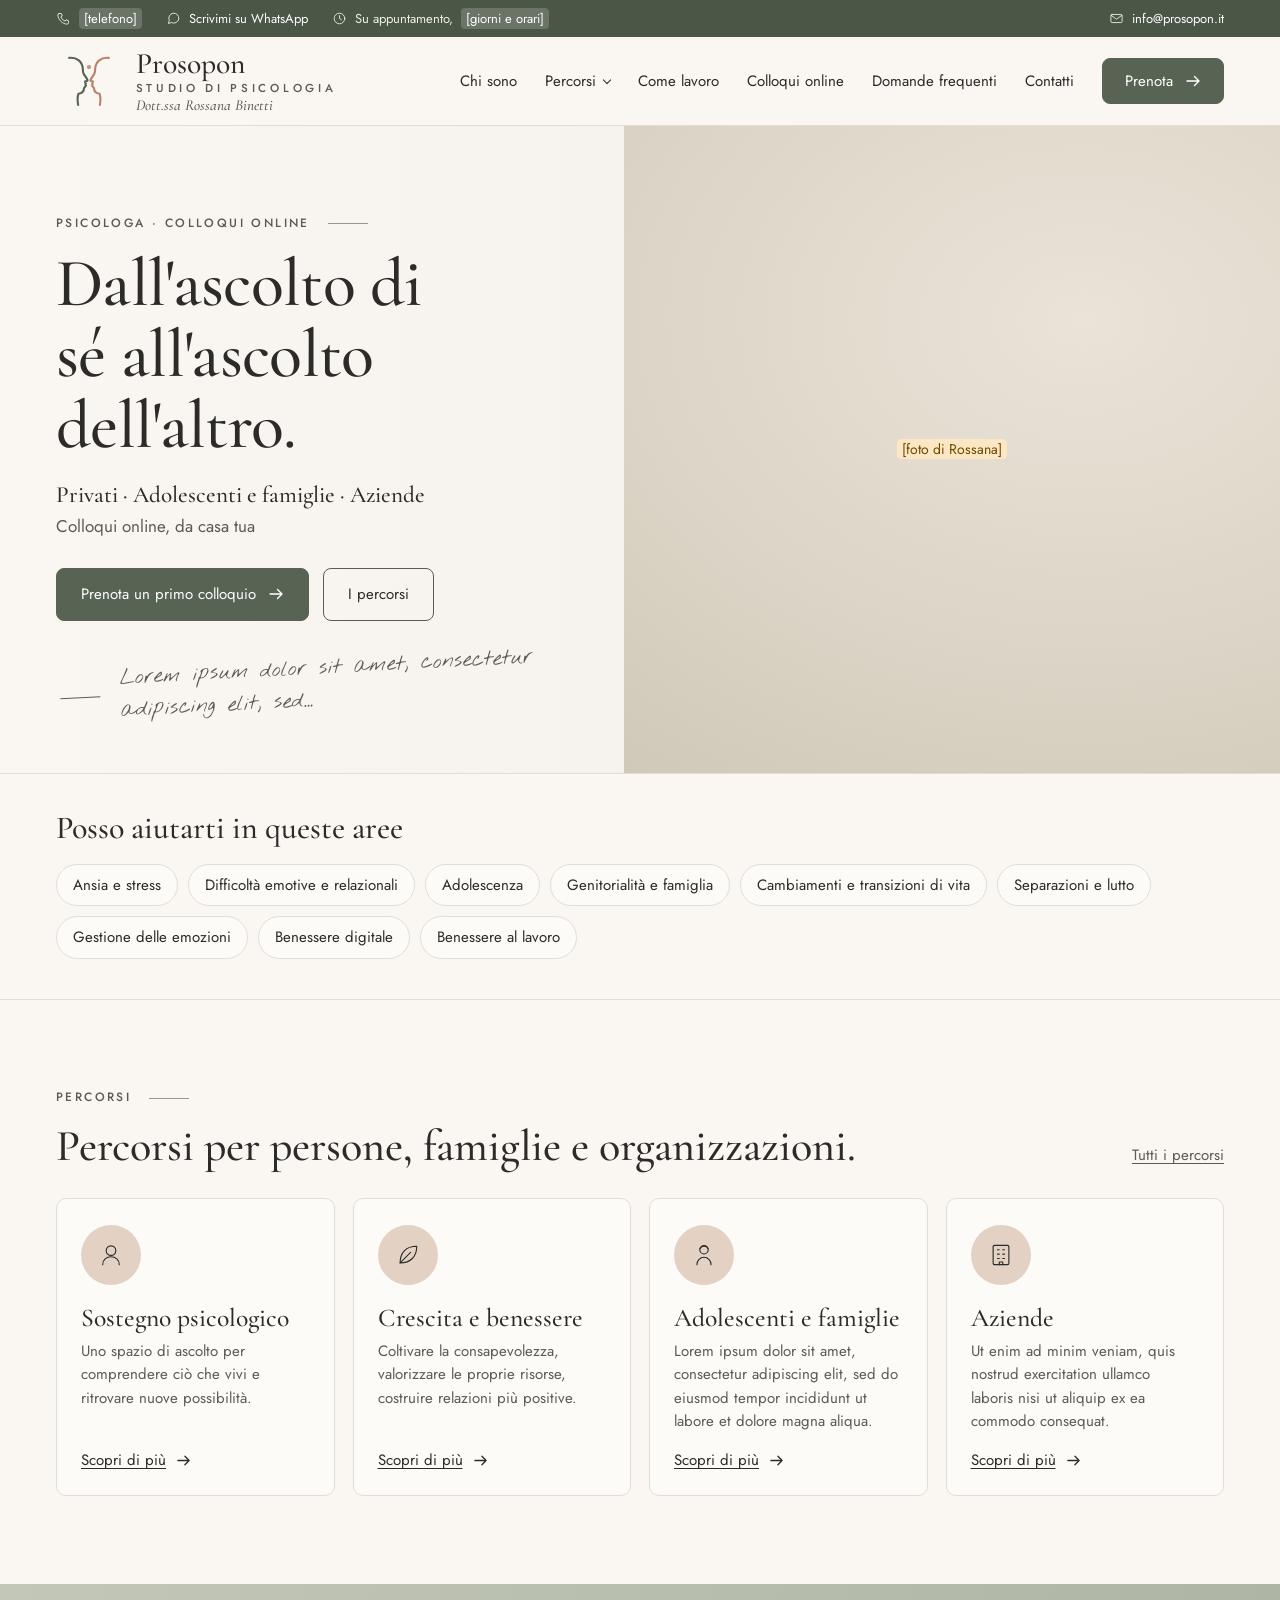
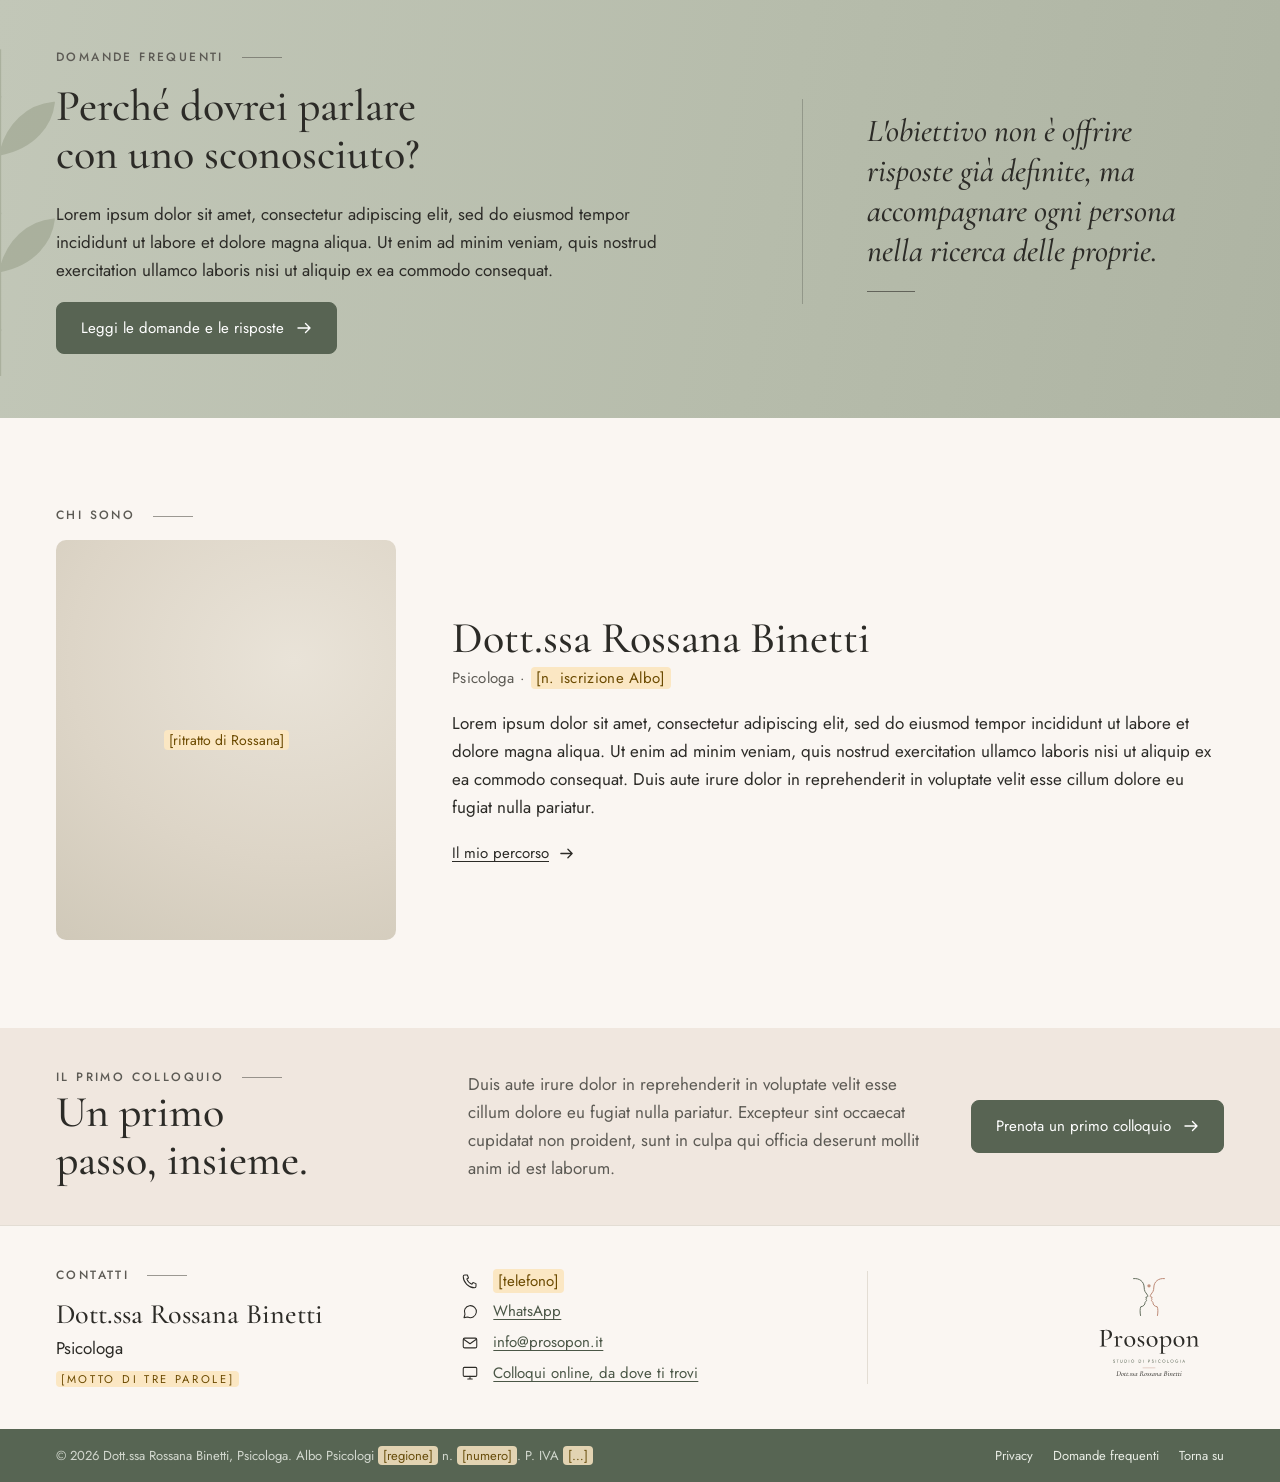
<file: index.html>
<!doctype html>
<html lang="it">
<head>
  <meta charset="utf-8">
  <meta name="viewport" content="width=device-width, initial-scale=1">
  <title>Prosopon – Studio di Psicologia, Dott.ssa Rossana Binetti</title>
  <meta name="description" content="Studio di psicologia della Dott.ssa Rossana Binetti: sostegno psicologico, crescita e benessere, adolescenti e famiglie, aziende.">
  <meta name="theme-color" content="#faf6f2">
  <link rel="icon" href="assets/prosopon-marchio.svg" type="image/svg+xml">
  <link rel="stylesheet" href="assets/style.css?v=dad93ff1">
</head>
<body>

<a class="salta" href="#contenuto">Vai al contenuto</a>

<div class="barra-alta">
  <div class="contenitore">
    <ul>
      <li><svg viewBox="0 0 24 24" aria-hidden="true"><path d="M5 4h3.5l1.5 4-2.2 1.4a11 11 0 0 0 6.8 6.8L16 14l4 1.5V19a2 2 0 0 1-2 2C10.3 21 3 13.7 3 6a2 2 0 0 1 2-2Z"/></svg> <span class="da-completare">[telefono]</span></li>
      <li><svg viewBox="0 0 24 24" aria-hidden="true"><path d="M4 19.5 5.3 15A8 8 0 1 1 9 18.7Z"/></svg> <a href="https://wa.me/390000000000?text=Buongiorno%20dottoressa%2C%20vorrei%20qualche%20informazione%20per%20fissare%20un%20primo%20colloquio.">Scrivimi su WhatsApp</a></li>
      <li class="solo-largo"><svg viewBox="0 0 24 24" aria-hidden="true"><circle cx="12" cy="12" r="8.5"/><path d="M12 7.5V12l3 2"/></svg> Su appuntamento, <span class="da-completare">[giorni e orari]</span></li>
    </ul>
    <span class="solo-largo"><svg viewBox="0 0 24 24" aria-hidden="true"><rect x="3" y="5.5" width="18" height="13" rx="2"/><path d="m3.5 7 8.5 6 8.5-6"/></svg> <a href="mailto:info@prosopon.it">info@prosopon.it</a></span>
  </div>
</div>

<header class="top">
  <div class="contenitore">
    <a class="firma" href="index.html">
      <img src="assets/prosopon-marchio.svg" alt="" width="66" height="54">
      <span class="firma-nome">Prosopon<small>Studio di psicologia</small><em>Dott.ssa Rossana Binetti</em></span>
    </a>
    <button class="apri-menu" type="button" aria-expanded="false" aria-controls="menu-principale">
      <span></span><span></span><span></span><span class="sr">Menu</span>
    </button>
    <nav aria-label="Menu principale" id="menu-principale">
      <ul class="menu">
        <li><a href="chi-sono.html">Chi sono</a></li>
        <li class="con-sottomenu">
          <a href="percorsi.html">Percorsi</a>
          <ul class="sottomenu">
            <li><a href="percorsi.html#sostegno">Sostegno psicologico</a></li>
            <li><a href="percorsi.html#crescita">Crescita e benessere</a></li>
            <li><a href="adolescenti.html">Adolescenti e famiglie</a></li>
            <li><a href="aziende.html">Aziende</a></li>
          </ul>
        </li>
        <li><a href="come-lavoro.html">Come lavoro</a></li>
        <li><a href="online.html">Colloqui online</a></li>
        <li><a href="perche-parlarne.html">Domande frequenti</a></li>
        <li><a href="contatti.html">Contatti</a></li>
        <li><a class="azione" href="prenota.html">Prenota <svg viewBox="0 0 16 16" fill="none" stroke="currentColor" stroke-width="1.4" stroke-linecap="round" stroke-linejoin="round" aria-hidden="true"><path d="M2 8h12M9.5 3.5 14 8l-4.5 4.5"/></svg></a></li>
      </ul>
    </nav>
  </div>
</header>

<main id="contenuto">
  <section class="eroe">
    <div class="eroe-testo">
      <p class="etichetta">Psicologa · colloqui online</p>
      <h1>Dall'ascolto di sé all'ascolto dell'altro.</h1>
      <p class="per-chi">Privati · Adolescenti e famiglie · Aziende</p>
      <p class="modalita">Colloqui online, da casa tua</p>
      <div class="azioni">
        <a class="azione" href="prenota.html">Prenota un primo colloquio <svg viewBox="0 0 16 16" fill="none" stroke="currentColor" stroke-width="1.4" stroke-linecap="round" stroke-linejoin="round" aria-hidden="true"><path d="M2 8h12M9.5 3.5 14 8l-4.5 4.5"/></svg></a>
        <a class="azione leggera" href="percorsi.html">I percorsi</a>
      </div>
      <p class="a-mano">Lorem ipsum dolor sit amet, consectetur adipiscing elit, sed…</p>
    </div>
    <div class="foto "><span><span class="da-completare">[foto di Rossana]</span></span></div>
  </section>

  <section class="aree">
    <div class="contenitore">
      <h2>Posso aiutarti in queste aree</h2>
      <ul>
        <li><a href="percorsi.html#sostegno">Ansia e stress</a></li>
        <li><a href="percorsi.html#sostegno">Difficoltà emotive e relazionali</a></li>
        <li><a href="adolescenti.html">Adolescenza</a></li>
        <li><a href="percorsi.html#sostegno">Genitorialità e famiglia</a></li>
        <li><a href="percorsi.html#sostegno">Cambiamenti e transizioni di vita</a></li>
        <li><a href="percorsi.html#sostegno">Separazioni e lutto</a></li>
        <li><a href="percorsi.html#crescita">Gestione delle emozioni</a></li>
        <li><a href="percorsi.html#crescita">Benessere digitale</a></li>
        <li><a href="aziende.html">Benessere al lavoro</a></li>
      </ul>
    </div>
  </section>

  <section class="sezione">
    <div class="contenitore">
      <p class="etichetta">Percorsi</p>
      <div class="sezione-testa">
        <h2>Percorsi per persone, famiglie e organizzazioni.</h2>
        <a class="nota-destra" href="percorsi.html">Tutti i percorsi</a>
      </div>
      <ul class="servizi">
        <li>
          <span class="icona"><svg viewBox="0 0 32 32" aria-hidden="true"><circle cx="16" cy="11" r="5.5"/><path d="M6.5 27c0-5.5 4.3-9 9.5-9s9.5 3.5 9.5 9"/></svg></span>
          <h3>Sostegno psicologico</h3>
          <p>Uno spazio di ascolto per comprendere ciò che vivi e ritrovare nuove possibilità.</p>
          <a class="collegamento" href="percorsi.html#sostegno">Scopri di più <svg viewBox="0 0 16 16" fill="none" stroke="currentColor" stroke-width="1.4" stroke-linecap="round" stroke-linejoin="round" aria-hidden="true"><path d="M2 8h12M9.5 3.5 14 8l-4.5 4.5"/></svg></a>
        </li>
        <li>
          <span class="icona"><svg viewBox="0 0 32 32" aria-hidden="true"><path d="M7 25C7 13 14 6 26 6c0 12-7 19-19 19Z"/><path d="M7 25 19 13"/></svg></span>
          <h3>Crescita e benessere</h3>
          <p>Coltivare la consapevolezza, valorizzare le proprie risorse, costruire relazioni più positive.</p>
          <a class="collegamento" href="percorsi.html#crescita">Scopri di più <svg viewBox="0 0 16 16" fill="none" stroke="currentColor" stroke-width="1.4" stroke-linecap="round" stroke-linejoin="round" aria-hidden="true"><path d="M2 8h12M9.5 3.5 14 8l-4.5 4.5"/></svg></a>
        </li>
        <li>
          <span class="icona"><svg viewBox="0 0 32 32" aria-hidden="true"><circle cx="16" cy="10" r="4.8"/><path d="M8 27c0-5 3.6-8.4 8-8.4s8 3.4 8 8.4"/><path d="M11.5 8.5c1.5-3 7.5-3.5 9 0"/></svg></span>
          <h3>Adolescenti e famiglie</h3>
          <p>Lorem ipsum dolor sit amet, consectetur adipiscing elit, sed do eiusmod tempor incididunt ut labore et dolore magna aliqua.</p>
          <a class="collegamento" href="adolescenti.html">Scopri di più <svg viewBox="0 0 16 16" fill="none" stroke="currentColor" stroke-width="1.4" stroke-linecap="round" stroke-linejoin="round" aria-hidden="true"><path d="M2 8h12M9.5 3.5 14 8l-4.5 4.5"/></svg></a>
        </li>
        <li>
          <span class="icona"><svg viewBox="0 0 32 32" aria-hidden="true"><rect x="7" y="5" width="18" height="22" rx="1.5"/><path d="M12 10h2M18 10h2M12 15h2M18 15h2M12 20h2M18 20h2M14 27v-3h4v3"/></svg></span>
          <h3>Aziende</h3>
          <p>Ut enim ad minim veniam, quis nostrud exercitation ullamco laboris nisi ut aliquip ex ea commodo consequat.</p>
          <a class="collegamento" href="aziende.html">Scopri di più <svg viewBox="0 0 16 16" fill="none" stroke="currentColor" stroke-width="1.4" stroke-linecap="round" stroke-linejoin="round" aria-hidden="true"><path d="M2 8h12M9.5 3.5 14 8l-4.5 4.5"/></svg></a>
        </li>
      </ul>
    </div>
  </section>

  <section class="fascia-salvia">
    <svg class="foglia" viewBox="0 0 120 300" fill="none" stroke="currentColor" stroke-width="2" aria-hidden="true"><path d="M60 300V20"/><path d="M60 60c-30-6-44-26-46-44 22 2 40 18 46 44Z" fill="currentColor"/><path d="M60 110c30-6 44-26 46-44-22 2-40 18-46 44Z" fill="currentColor"/><path d="M60 160c-30-6-44-26-46-44 22 2 40 18 46 44Z" fill="currentColor"/><path d="M60 210c30-6 44-26 46-44-22 2-40 18-46 44Z" fill="currentColor"/><path d="M60 260c-30-6-44-26-46-44 22 2 40 18 46 44Z" fill="currentColor"/></svg>
    <div class="contenitore">
      <div>
        <p class="etichetta">Domande frequenti</p>
        <h2>Perché dovrei parlare con uno sconosciuto?</h2>
        <p>Lorem ipsum dolor sit amet, consectetur adipiscing elit, sed do eiusmod tempor incididunt ut labore et dolore magna aliqua. Ut enim ad minim veniam, quis nostrud exercitation ullamco laboris nisi ut aliquip ex ea commodo consequat.</p>
        <a class="azione" href="perche-parlarne.html">Leggi le domande e le risposte <svg viewBox="0 0 16 16" fill="none" stroke="currentColor" stroke-width="1.4" stroke-linecap="round" stroke-linejoin="round" aria-hidden="true"><path d="M2 8h12M9.5 3.5 14 8l-4.5 4.5"/></svg></a>
      </div>
      <blockquote>L'obiettivo non è offrire risposte già definite, ma accompagnare ogni persona nella ricerca delle proprie.</blockquote>
    </div>
  </section>

  <section class="sezione">
    <div class="contenitore">
      <p class="etichetta">Chi sono</p>
      <div class="professionista">
        <div class="foto ritratto"><span><span class="da-completare">[ritratto di Rossana]</span></span></div>
        <div>
          <h2>Dott.ssa Rossana Binetti</h2>
          <p class="qualifica">Psicologa · <span class="da-completare">[n. iscrizione Albo]</span></p>
          <p>Lorem ipsum dolor sit amet, consectetur adipiscing elit, sed do eiusmod tempor incididunt ut labore et dolore magna aliqua. Ut enim ad minim veniam, quis nostrud exercitation ullamco laboris nisi ut aliquip ex ea commodo consequat. Duis aute irure dolor in reprehenderit in voluptate velit esse cillum dolore eu fugiat nulla pariatur.</p>
          <a class="collegamento" href="chi-sono.html">Il mio percorso <svg viewBox="0 0 16 16" fill="none" stroke="currentColor" stroke-width="1.4" stroke-linecap="round" stroke-linejoin="round" aria-hidden="true"><path d="M2 8h12M9.5 3.5 14 8l-4.5 4.5"/></svg></a>
        </div>
      </div>
    </div>
  </section>

  <section class="fascia-sabbia">
    <div class="contenitore">
      <div>
        <p class="etichetta">Il primo colloquio</p>
        <h2>Un primo passo, insieme.</h2>
      </div>
      <p>Duis aute irure dolor in reprehenderit in voluptate velit esse cillum dolore eu fugiat nulla pariatur. Excepteur sint occaecat cupidatat non proident, sunt in culpa qui officia deserunt mollit anim id est laborum.</p>
      <div class="azioni"><a class="azione" href="prenota.html">Prenota un primo colloquio <svg viewBox="0 0 16 16" fill="none" stroke="currentColor" stroke-width="1.4" stroke-linecap="round" stroke-linejoin="round" aria-hidden="true"><path d="M2 8h12M9.5 3.5 14 8l-4.5 4.5"/></svg></a></div>
    </div>
  </section>

</main>

<footer>
  <section class="piede-contatti" aria-label="Contatti">
    <div class="contenitore">
      <div>
        <p class="etichetta">Contatti</p>
        <p class="nome">Dott.ssa Rossana Binetti</p>
        <p class="ruolo">Psicologa</p>
        <p class="motto"><span class="da-completare">[motto di tre parole]</span></p>
      </div>
      <ul>
        <li><svg viewBox="0 0 24 24" aria-hidden="true"><path d="M5 4h3.5l1.5 4-2.2 1.4a11 11 0 0 0 6.8 6.8L16 14l4 1.5V19a2 2 0 0 1-2 2C10.3 21 3 13.7 3 6a2 2 0 0 1 2-2Z"/></svg> <span class="da-completare">[telefono]</span></li>
        <li><svg viewBox="0 0 24 24" aria-hidden="true"><path d="M4 19.5 5.3 15A8 8 0 1 1 9 18.7Z"/></svg> <a href="https://wa.me/390000000000?text=Buongiorno%20dottoressa%2C%20vorrei%20qualche%20informazione%20per%20fissare%20un%20primo%20colloquio.">WhatsApp</a></li>
        <li><svg viewBox="0 0 24 24" aria-hidden="true"><rect x="3" y="5.5" width="18" height="13" rx="2"/><path d="m3.5 7 8.5 6 8.5-6"/></svg> <a href="mailto:info@prosopon.it">info@prosopon.it</a></li>
        <li><svg viewBox="0 0 24 24" aria-hidden="true"><rect x="3" y="4.5" width="18" height="12" rx="1.5"/><path d="M9 20h6M12 16.5V20"/></svg> <a href="online.html">Colloqui online, da dove ti trovi</a></li>
      </ul>
      <div class="logo-piede">
        <img src="assets/prosopon-logo.svg" alt="Prosopon – Studio di Psicologia, Dott.ssa Rossana Binetti" width="520" height="392">
      </div>
    </div>
  </section>
  <div class="barra">
    <div class="contenitore">
      <span class="albo">© 2026 Dott.ssa Rossana Binetti, Psicologa. Albo Psicologi <span class="da-completare">[regione]</span> n. <span class="da-completare">[numero]</span>. P. IVA <span class="da-completare">[…]</span></span>
      <ul>
        <li><a href="privacy.html">Privacy</a></li>
        <li><a href="perche-parlarne.html">Domande frequenti</a></li>
        <li><a href="#contenuto">Torna su</a></li>
      </ul>
    </div>
  </div>
</footer>

<script>
  (function () {
    var b = document.querySelector('.apri-menu');
    if (!b) return;
    b.addEventListener('click', function () {
      var aperto = b.getAttribute('aria-expanded') === 'true';
      b.setAttribute('aria-expanded', String(!aperto));
      document.querySelector('.top').classList.toggle('menu-aperto', !aperto);
    });
  })();
</script>
</body>
</html>
</file>
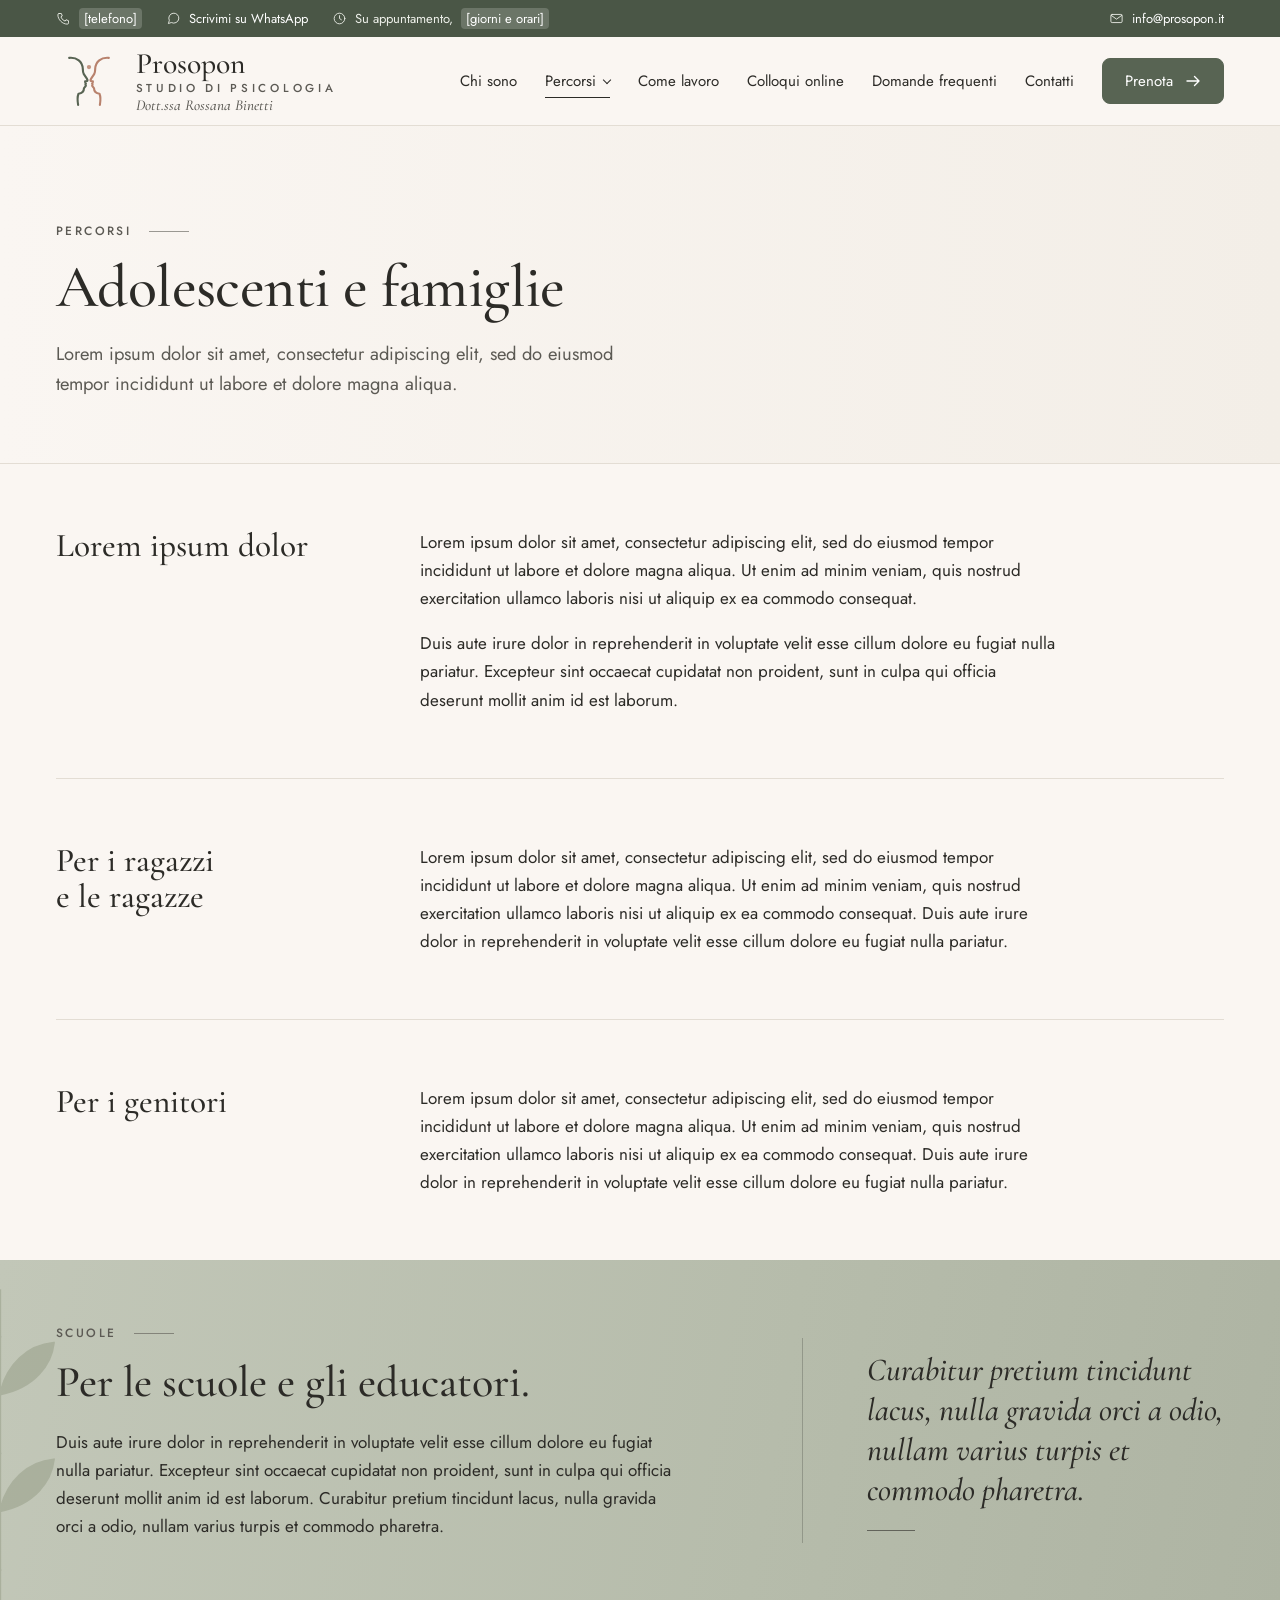
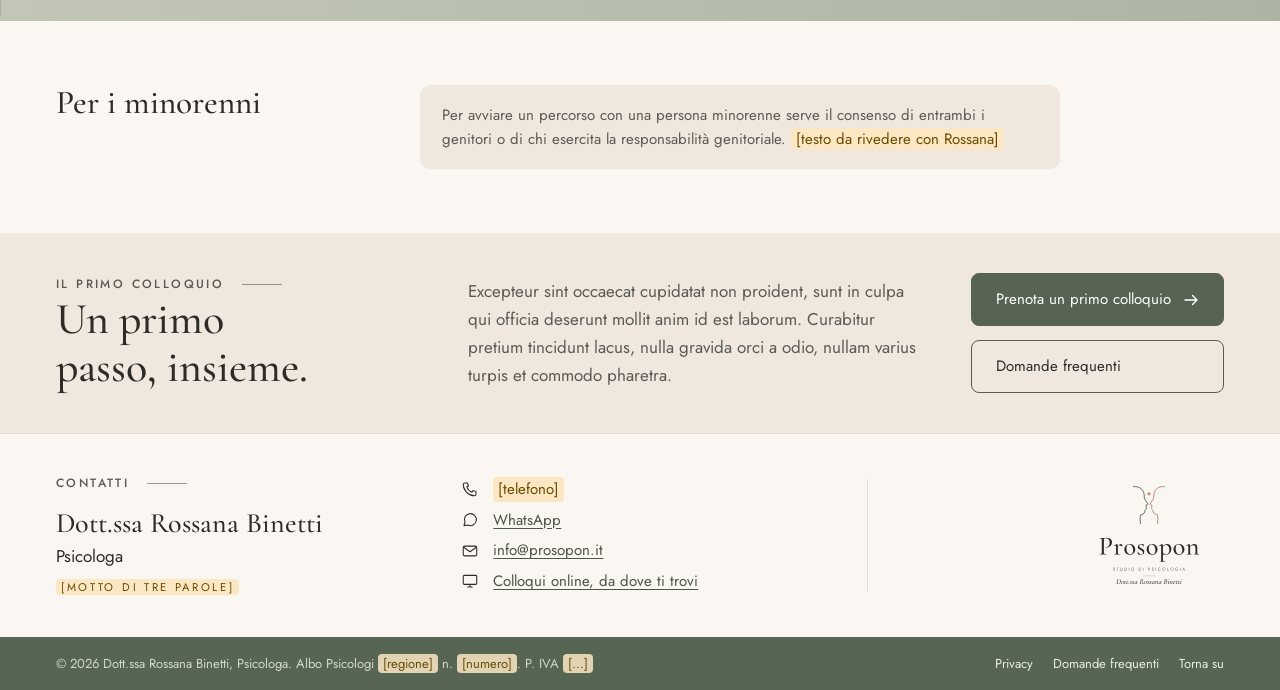
<file: adolescenti.html>
<!doctype html>
<html lang="it">
<head>
  <meta charset="utf-8">
  <meta name="viewport" content="width=device-width, initial-scale=1">
  <title>Adolescenti e famiglie – Prosopon, Dott.ssa Rossana Binetti</title>
  <meta name="description" content="Percorsi per adolescenti, genitori e scuole.">
  <meta name="theme-color" content="#faf6f2">
  <link rel="icon" href="assets/prosopon-marchio.svg" type="image/svg+xml">
  <link rel="stylesheet" href="assets/style.css?v=dad93ff1">
</head>
<body>

<a class="salta" href="#contenuto">Vai al contenuto</a>

<div class="barra-alta">
  <div class="contenitore">
    <ul>
      <li><svg viewBox="0 0 24 24" aria-hidden="true"><path d="M5 4h3.5l1.5 4-2.2 1.4a11 11 0 0 0 6.8 6.8L16 14l4 1.5V19a2 2 0 0 1-2 2C10.3 21 3 13.7 3 6a2 2 0 0 1 2-2Z"/></svg> <span class="da-completare">[telefono]</span></li>
      <li><svg viewBox="0 0 24 24" aria-hidden="true"><path d="M4 19.5 5.3 15A8 8 0 1 1 9 18.7Z"/></svg> <a href="https://wa.me/390000000000?text=Buongiorno%20dottoressa%2C%20vorrei%20qualche%20informazione%20per%20fissare%20un%20primo%20colloquio.">Scrivimi su WhatsApp</a></li>
      <li class="solo-largo"><svg viewBox="0 0 24 24" aria-hidden="true"><circle cx="12" cy="12" r="8.5"/><path d="M12 7.5V12l3 2"/></svg> Su appuntamento, <span class="da-completare">[giorni e orari]</span></li>
    </ul>
    <span class="solo-largo"><svg viewBox="0 0 24 24" aria-hidden="true"><rect x="3" y="5.5" width="18" height="13" rx="2"/><path d="m3.5 7 8.5 6 8.5-6"/></svg> <a href="mailto:info@prosopon.it">info@prosopon.it</a></span>
  </div>
</div>

<header class="top">
  <div class="contenitore">
    <a class="firma" href="index.html">
      <img src="assets/prosopon-marchio.svg" alt="" width="66" height="54">
      <span class="firma-nome">Prosopon<small>Studio di psicologia</small><em>Dott.ssa Rossana Binetti</em></span>
    </a>
    <button class="apri-menu" type="button" aria-expanded="false" aria-controls="menu-principale">
      <span></span><span></span><span></span><span class="sr">Menu</span>
    </button>
    <nav aria-label="Menu principale" id="menu-principale">
      <ul class="menu">
        <li><a href="chi-sono.html">Chi sono</a></li>
        <li class="con-sottomenu">
          <a href="percorsi.html" aria-current="page">Percorsi</a>
          <ul class="sottomenu">
            <li><a href="percorsi.html#sostegno">Sostegno psicologico</a></li>
            <li><a href="percorsi.html#crescita">Crescita e benessere</a></li>
            <li><a href="adolescenti.html">Adolescenti e famiglie</a></li>
            <li><a href="aziende.html">Aziende</a></li>
          </ul>
        </li>
        <li><a href="come-lavoro.html">Come lavoro</a></li>
        <li><a href="online.html">Colloqui online</a></li>
        <li><a href="perche-parlarne.html">Domande frequenti</a></li>
        <li><a href="contatti.html">Contatti</a></li>
        <li><a class="azione" href="prenota.html">Prenota <svg viewBox="0 0 16 16" fill="none" stroke="currentColor" stroke-width="1.4" stroke-linecap="round" stroke-linejoin="round" aria-hidden="true"><path d="M2 8h12M9.5 3.5 14 8l-4.5 4.5"/></svg></a></li>
      </ul>
    </nav>
  </div>
</header>

<main id="contenuto">
  <section class="apertura-interna">
    <div class="contenitore">
      <p class="etichetta">Percorsi</p>
      <h1>Adolescenti e famiglie</h1>
      <p class="sotto">Lorem ipsum dolor sit amet, consectetur adipiscing elit, sed do eiusmod tempor incididunt ut labore et dolore magna aliqua.</p>
    </div>
  </section>
  <div class="contenitore">

    <section class="blocco">
      <h2>Lorem ipsum dolor</h2>
      <div class="testo">
        <p>Lorem ipsum dolor sit amet, consectetur adipiscing elit, sed do eiusmod tempor incididunt ut labore et dolore magna aliqua. Ut enim ad minim veniam, quis nostrud exercitation ullamco laboris nisi ut aliquip ex ea commodo consequat.</p>
        <p>Duis aute irure dolor in reprehenderit in voluptate velit esse cillum dolore eu fugiat nulla pariatur. Excepteur sint occaecat cupidatat non proident, sunt in culpa qui officia deserunt mollit anim id est laborum.</p>
      </div>
    </section>

    <section class="blocco">
      <h2>Per i ragazzi e le ragazze</h2>
      <div class="testo">
        <p>Lorem ipsum dolor sit amet, consectetur adipiscing elit, sed do eiusmod tempor incididunt ut labore et dolore magna aliqua. Ut enim ad minim veniam, quis nostrud exercitation ullamco laboris nisi ut aliquip ex ea commodo consequat. Duis aute irure dolor in reprehenderit in voluptate velit esse cillum dolore eu fugiat nulla pariatur.</p>
      </div>
    </section>

    <section class="blocco" id="genitori">
      <h2>Per i genitori</h2>
      <div class="testo">
        <p>Lorem ipsum dolor sit amet, consectetur adipiscing elit, sed do eiusmod tempor incididunt ut labore et dolore magna aliqua. Ut enim ad minim veniam, quis nostrud exercitation ullamco laboris nisi ut aliquip ex ea commodo consequat. Duis aute irure dolor in reprehenderit in voluptate velit esse cillum dolore eu fugiat nulla pariatur.</p>
      </div>
    </section>

  </div>
  <section class="fascia-salvia">
    <svg class="foglia" viewBox="0 0 120 300" fill="none" stroke="currentColor" stroke-width="2" aria-hidden="true"><path d="M60 300V20"/><path d="M60 60c-30-6-44-26-46-44 22 2 40 18 46 44Z" fill="currentColor"/><path d="M60 110c30-6 44-26 46-44-22 2-40 18-46 44Z" fill="currentColor"/><path d="M60 160c-30-6-44-26-46-44 22 2 40 18 46 44Z" fill="currentColor"/><path d="M60 210c30-6 44-26 46-44-22 2-40 18-46 44Z" fill="currentColor"/><path d="M60 260c-30-6-44-26-46-44 22 2 40 18 46 44Z" fill="currentColor"/></svg>
    <div class="contenitore">
      <div>
        <p class="etichetta">Scuole</p>
        <h2>Per le scuole e gli educatori.</h2>
        <p>Duis aute irure dolor in reprehenderit in voluptate velit esse cillum dolore eu fugiat nulla pariatur. Excepteur sint occaecat cupidatat non proident, sunt in culpa qui officia deserunt mollit anim id est laborum. Curabitur pretium tincidunt lacus, nulla gravida orci a odio, nullam varius turpis et commodo pharetra.</p>
      </div>
      <blockquote>Curabitur pretium tincidunt lacus, nulla gravida orci a odio, nullam varius turpis et commodo pharetra.</blockquote>
    </div>
  </section>
  <div class="contenitore">

    <section class="blocco">
      <h2>Per i minorenni</h2>
      <div class="testo">
        <p class="avviso">Per avviare un percorso con una persona minorenne serve il consenso di entrambi i genitori o di chi esercita la responsabilità genitoriale. <span class="da-completare">[testo da rivedere con Rossana]</span></p>
      </div>
    </section>

  </div>
  <section class="fascia-sabbia">
    <div class="contenitore">
      <div>
        <p class="etichetta">Il primo colloquio</p>
        <h2>Un primo passo, insieme.</h2>
      </div>
      <p>Excepteur sint occaecat cupidatat non proident, sunt in culpa qui officia deserunt mollit anim id est laborum. Curabitur pretium tincidunt lacus, nulla gravida orci a odio, nullam varius turpis et commodo pharetra.</p>
      <div class="azioni"><a class="azione" href="prenota.html">Prenota un primo colloquio <svg viewBox="0 0 16 16" fill="none" stroke="currentColor" stroke-width="1.4" stroke-linecap="round" stroke-linejoin="round" aria-hidden="true"><path d="M2 8h12M9.5 3.5 14 8l-4.5 4.5"/></svg></a> <a class="azione leggera" href="perche-parlarne.html">Domande frequenti</a></div>
    </div>
  </section>
  <div class="contenitore">

  </div>
</main>

<footer>
  <section class="piede-contatti" aria-label="Contatti">
    <div class="contenitore">
      <div>
        <p class="etichetta">Contatti</p>
        <p class="nome">Dott.ssa Rossana Binetti</p>
        <p class="ruolo">Psicologa</p>
        <p class="motto"><span class="da-completare">[motto di tre parole]</span></p>
      </div>
      <ul>
        <li><svg viewBox="0 0 24 24" aria-hidden="true"><path d="M5 4h3.5l1.5 4-2.2 1.4a11 11 0 0 0 6.8 6.8L16 14l4 1.5V19a2 2 0 0 1-2 2C10.3 21 3 13.7 3 6a2 2 0 0 1 2-2Z"/></svg> <span class="da-completare">[telefono]</span></li>
        <li><svg viewBox="0 0 24 24" aria-hidden="true"><path d="M4 19.5 5.3 15A8 8 0 1 1 9 18.7Z"/></svg> <a href="https://wa.me/390000000000?text=Buongiorno%20dottoressa%2C%20vorrei%20qualche%20informazione%20per%20fissare%20un%20primo%20colloquio.">WhatsApp</a></li>
        <li><svg viewBox="0 0 24 24" aria-hidden="true"><rect x="3" y="5.5" width="18" height="13" rx="2"/><path d="m3.5 7 8.5 6 8.5-6"/></svg> <a href="mailto:info@prosopon.it">info@prosopon.it</a></li>
        <li><svg viewBox="0 0 24 24" aria-hidden="true"><rect x="3" y="4.5" width="18" height="12" rx="1.5"/><path d="M9 20h6M12 16.5V20"/></svg> <a href="online.html">Colloqui online, da dove ti trovi</a></li>
      </ul>
      <div class="logo-piede">
        <img src="assets/prosopon-logo.svg" alt="Prosopon – Studio di Psicologia, Dott.ssa Rossana Binetti" width="520" height="392">
      </div>
    </div>
  </section>
  <div class="barra">
    <div class="contenitore">
      <span class="albo">© 2026 Dott.ssa Rossana Binetti, Psicologa. Albo Psicologi <span class="da-completare">[regione]</span> n. <span class="da-completare">[numero]</span>. P. IVA <span class="da-completare">[…]</span></span>
      <ul>
        <li><a href="privacy.html">Privacy</a></li>
        <li><a href="perche-parlarne.html">Domande frequenti</a></li>
        <li><a href="#contenuto">Torna su</a></li>
      </ul>
    </div>
  </div>
</footer>

<script>
  (function () {
    var b = document.querySelector('.apri-menu');
    if (!b) return;
    b.addEventListener('click', function () {
      var aperto = b.getAttribute('aria-expanded') === 'true';
      b.setAttribute('aria-expanded', String(!aperto));
      document.querySelector('.top').classList.toggle('menu-aperto', !aperto);
    });
  })();
</script>
</body>
</html>
</file>
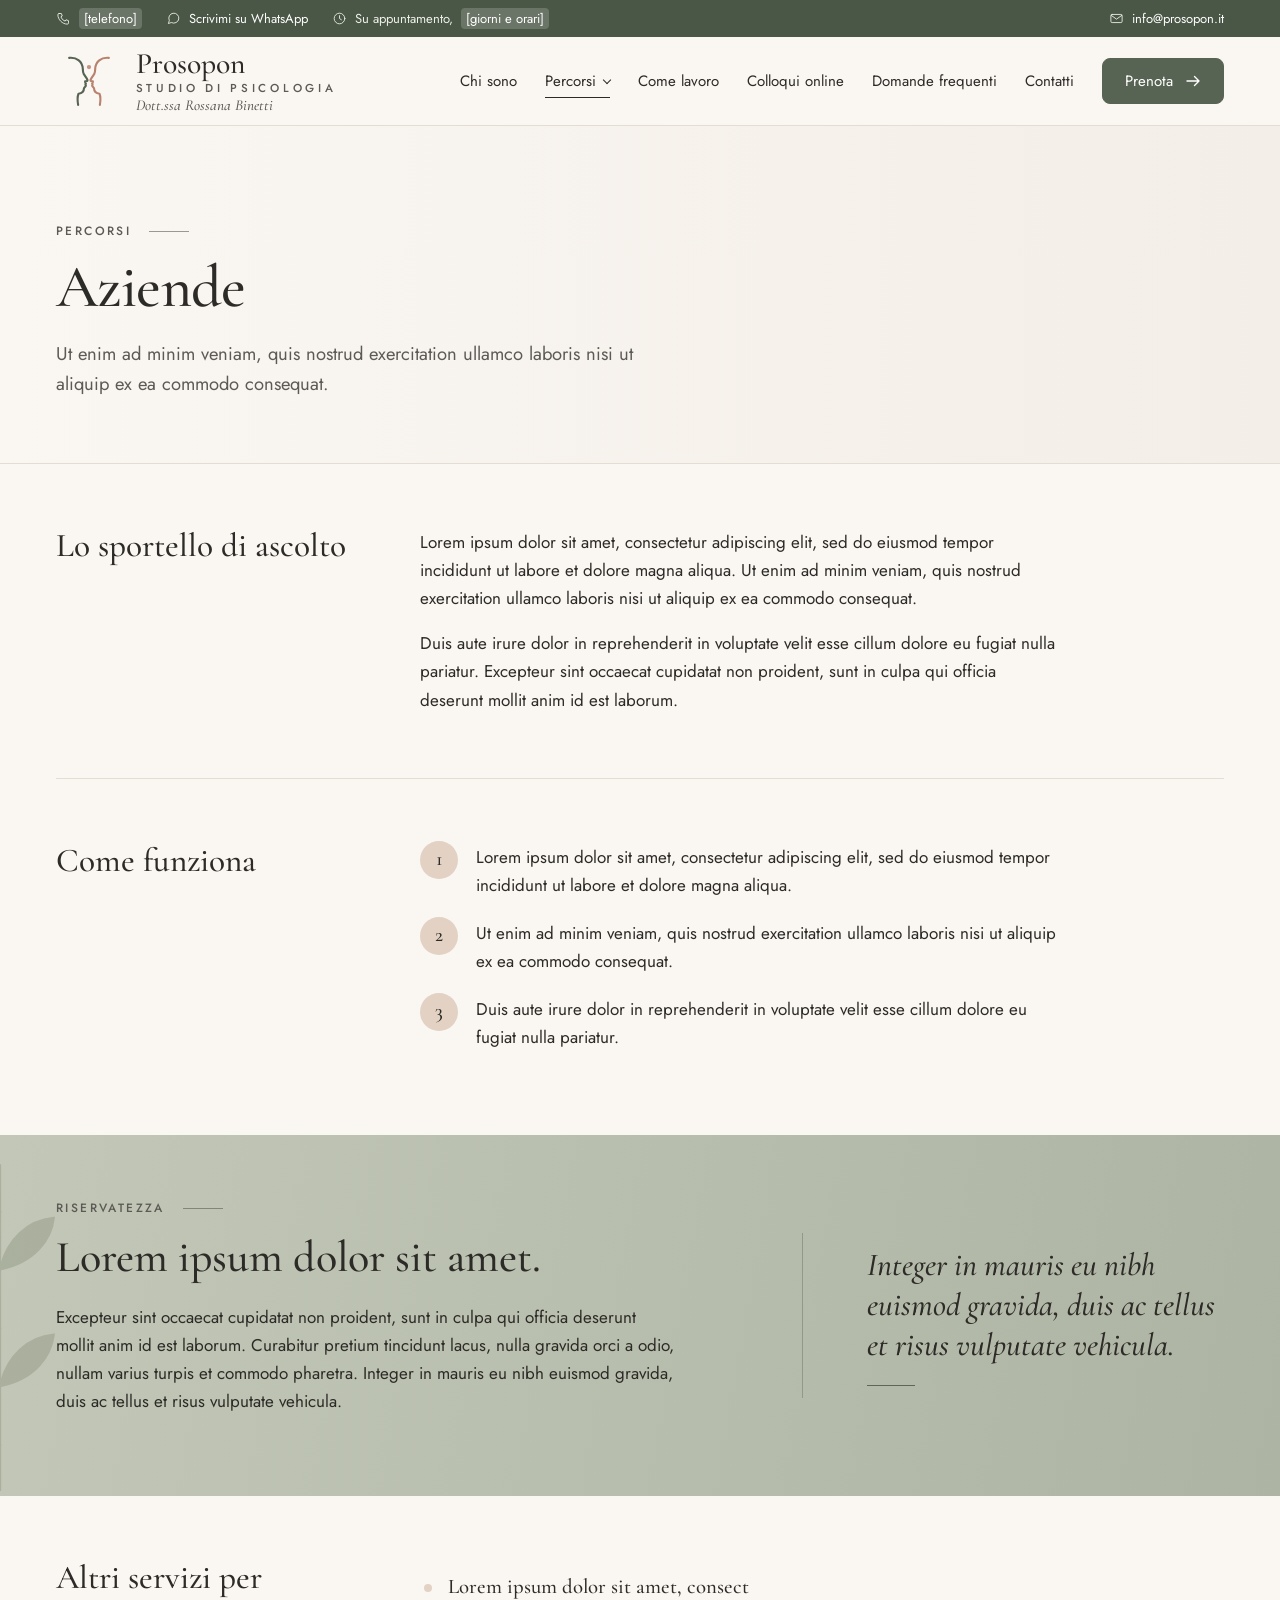
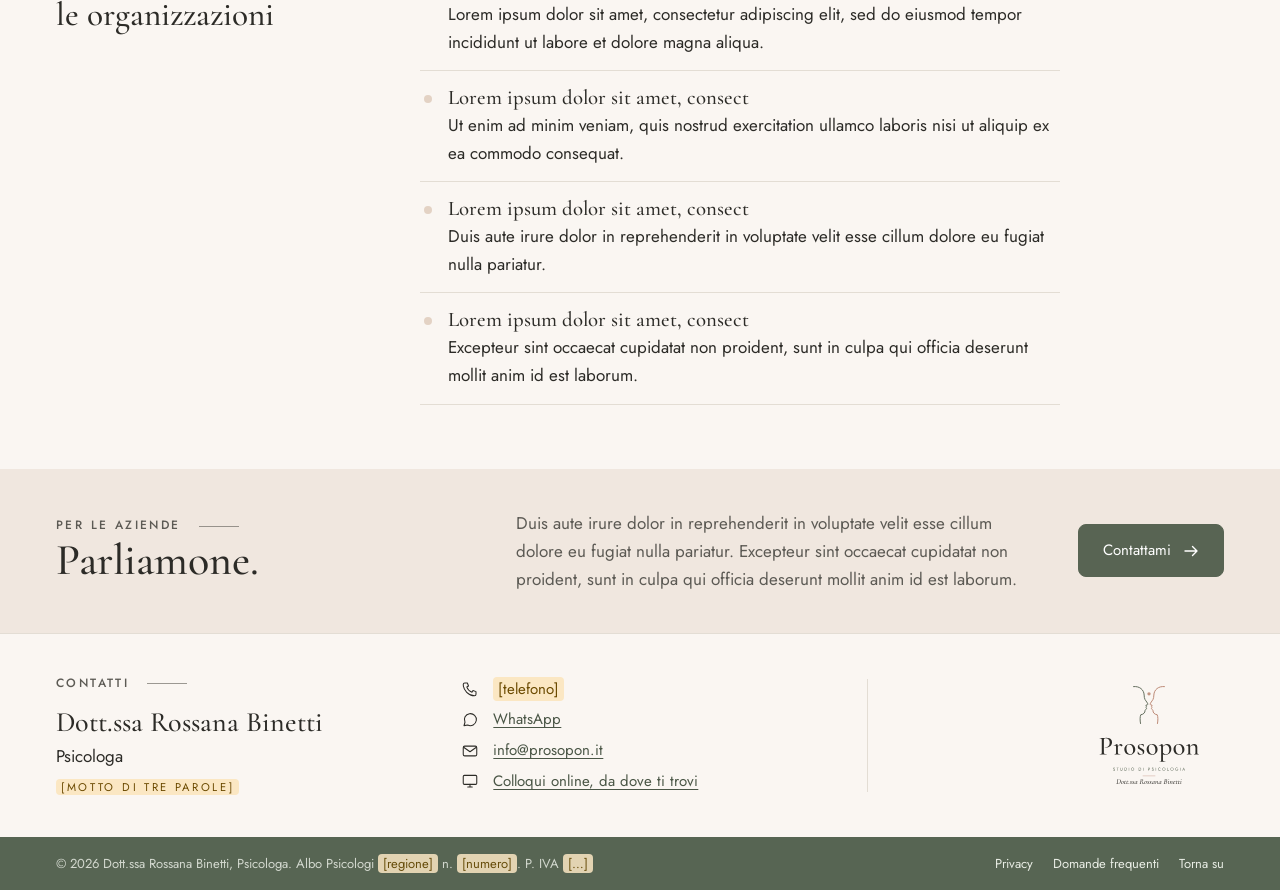
<file: aziende.html>
<!doctype html>
<html lang="it">
<head>
  <meta charset="utf-8">
  <meta name="viewport" content="width=device-width, initial-scale=1">
  <title>Aziende – Prosopon, Dott.ssa Rossana Binetti</title>
  <meta name="description" content="Sportello di ascolto per i dipendenti e servizi per il benessere organizzativo, in collaborazione con la funzione HR.">
  <meta name="theme-color" content="#faf6f2">
  <link rel="icon" href="assets/prosopon-marchio.svg" type="image/svg+xml">
  <link rel="stylesheet" href="assets/style.css?v=dad93ff1">
</head>
<body>

<a class="salta" href="#contenuto">Vai al contenuto</a>

<div class="barra-alta">
  <div class="contenitore">
    <ul>
      <li><svg viewBox="0 0 24 24" aria-hidden="true"><path d="M5 4h3.5l1.5 4-2.2 1.4a11 11 0 0 0 6.8 6.8L16 14l4 1.5V19a2 2 0 0 1-2 2C10.3 21 3 13.7 3 6a2 2 0 0 1 2-2Z"/></svg> <span class="da-completare">[telefono]</span></li>
      <li><svg viewBox="0 0 24 24" aria-hidden="true"><path d="M4 19.5 5.3 15A8 8 0 1 1 9 18.7Z"/></svg> <a href="https://wa.me/390000000000?text=Buongiorno%20dottoressa%2C%20vorrei%20qualche%20informazione%20per%20fissare%20un%20primo%20colloquio.">Scrivimi su WhatsApp</a></li>
      <li class="solo-largo"><svg viewBox="0 0 24 24" aria-hidden="true"><circle cx="12" cy="12" r="8.5"/><path d="M12 7.5V12l3 2"/></svg> Su appuntamento, <span class="da-completare">[giorni e orari]</span></li>
    </ul>
    <span class="solo-largo"><svg viewBox="0 0 24 24" aria-hidden="true"><rect x="3" y="5.5" width="18" height="13" rx="2"/><path d="m3.5 7 8.5 6 8.5-6"/></svg> <a href="mailto:info@prosopon.it">info@prosopon.it</a></span>
  </div>
</div>

<header class="top">
  <div class="contenitore">
    <a class="firma" href="index.html">
      <img src="assets/prosopon-marchio.svg" alt="" width="66" height="54">
      <span class="firma-nome">Prosopon<small>Studio di psicologia</small><em>Dott.ssa Rossana Binetti</em></span>
    </a>
    <button class="apri-menu" type="button" aria-expanded="false" aria-controls="menu-principale">
      <span></span><span></span><span></span><span class="sr">Menu</span>
    </button>
    <nav aria-label="Menu principale" id="menu-principale">
      <ul class="menu">
        <li><a href="chi-sono.html">Chi sono</a></li>
        <li class="con-sottomenu">
          <a href="percorsi.html" aria-current="page">Percorsi</a>
          <ul class="sottomenu">
            <li><a href="percorsi.html#sostegno">Sostegno psicologico</a></li>
            <li><a href="percorsi.html#crescita">Crescita e benessere</a></li>
            <li><a href="adolescenti.html">Adolescenti e famiglie</a></li>
            <li><a href="aziende.html">Aziende</a></li>
          </ul>
        </li>
        <li><a href="come-lavoro.html">Come lavoro</a></li>
        <li><a href="online.html">Colloqui online</a></li>
        <li><a href="perche-parlarne.html">Domande frequenti</a></li>
        <li><a href="contatti.html">Contatti</a></li>
        <li><a class="azione" href="prenota.html">Prenota <svg viewBox="0 0 16 16" fill="none" stroke="currentColor" stroke-width="1.4" stroke-linecap="round" stroke-linejoin="round" aria-hidden="true"><path d="M2 8h12M9.5 3.5 14 8l-4.5 4.5"/></svg></a></li>
      </ul>
    </nav>
  </div>
</header>

<main id="contenuto">
  <section class="apertura-interna">
    <div class="contenitore">
      <p class="etichetta">Percorsi</p>
      <h1>Aziende</h1>
      <p class="sotto">Ut enim ad minim veniam, quis nostrud exercitation ullamco laboris nisi ut aliquip ex ea commodo consequat.</p>
    </div>
  </section>
  <div class="contenitore">

    <section class="blocco">
      <h2>Lo sportello di ascolto</h2>
      <div class="testo">
        <p>Lorem ipsum dolor sit amet, consectetur adipiscing elit, sed do eiusmod tempor incididunt ut labore et dolore magna aliqua. Ut enim ad minim veniam, quis nostrud exercitation ullamco laboris nisi ut aliquip ex ea commodo consequat.</p>
        <p>Duis aute irure dolor in reprehenderit in voluptate velit esse cillum dolore eu fugiat nulla pariatur. Excepteur sint occaecat cupidatat non proident, sunt in culpa qui officia deserunt mollit anim id est laborum.</p>
      </div>
    </section>

    <section class="blocco">
      <h2>Come funziona</h2>
      <div class="testo">
        <ol class="passi">
          <li>Lorem ipsum dolor sit amet, consectetur adipiscing elit, sed do eiusmod tempor incididunt ut labore et dolore magna aliqua.</li>
          <li>Ut enim ad minim veniam, quis nostrud exercitation ullamco laboris nisi ut aliquip ex ea commodo consequat.</li>
          <li>Duis aute irure dolor in reprehenderit in voluptate velit esse cillum dolore eu fugiat nulla pariatur.</li>
        </ol>
      </div>
    </section>

  </div>
  <section class="fascia-salvia">
    <svg class="foglia" viewBox="0 0 120 300" fill="none" stroke="currentColor" stroke-width="2" aria-hidden="true"><path d="M60 300V20"/><path d="M60 60c-30-6-44-26-46-44 22 2 40 18 46 44Z" fill="currentColor"/><path d="M60 110c30-6 44-26 46-44-22 2-40 18-46 44Z" fill="currentColor"/><path d="M60 160c-30-6-44-26-46-44 22 2 40 18 46 44Z" fill="currentColor"/><path d="M60 210c30-6 44-26 46-44-22 2-40 18-46 44Z" fill="currentColor"/><path d="M60 260c-30-6-44-26-46-44 22 2 40 18 46 44Z" fill="currentColor"/></svg>
    <div class="contenitore">
      <div>
        <p class="etichetta">Riservatezza</p>
        <h2>Lorem ipsum dolor sit amet.</h2>
        <p>Excepteur sint occaecat cupidatat non proident, sunt in culpa qui officia deserunt mollit anim id est laborum. Curabitur pretium tincidunt lacus, nulla gravida orci a odio, nullam varius turpis et commodo pharetra. Integer in mauris eu nibh euismod gravida, duis ac tellus et risus vulputate vehicula.</p>
      </div>
      <blockquote>Integer in mauris eu nibh euismod gravida, duis ac tellus et risus vulputate vehicula.</blockquote>
    </div>
  </section>
  <div class="contenitore">

    <section class="blocco">
      <h2>Altri servizi per le organizzazioni</h2>
      <div class="testo">
        <ul class="ambiti">
          <li><strong>Lorem ipsum dolor sit amet, consect</strong>Lorem ipsum dolor sit amet, consectetur adipiscing elit, sed do eiusmod tempor incididunt ut labore et dolore magna aliqua.</li>
          <li><strong>Lorem ipsum dolor sit amet, consect</strong>Ut enim ad minim veniam, quis nostrud exercitation ullamco laboris nisi ut aliquip ex ea commodo consequat.</li>
          <li><strong>Lorem ipsum dolor sit amet, consect</strong>Duis aute irure dolor in reprehenderit in voluptate velit esse cillum dolore eu fugiat nulla pariatur.</li>
          <li><strong>Lorem ipsum dolor sit amet, consect</strong>Excepteur sint occaecat cupidatat non proident, sunt in culpa qui officia deserunt mollit anim id est laborum.</li>
        </ul>
      </div>
    </section>

  </div>
  <section class="fascia-sabbia">
    <div class="contenitore">
      <div>
        <p class="etichetta">Per le aziende</p>
        <h2>Parliamone.</h2>
      </div>
      <p>Duis aute irure dolor in reprehenderit in voluptate velit esse cillum dolore eu fugiat nulla pariatur. Excepteur sint occaecat cupidatat non proident, sunt in culpa qui officia deserunt mollit anim id est laborum.</p>
      <div class="azioni"><a class="azione" href="contatti.html">Contattami <svg viewBox="0 0 16 16" fill="none" stroke="currentColor" stroke-width="1.4" stroke-linecap="round" stroke-linejoin="round" aria-hidden="true"><path d="M2 8h12M9.5 3.5 14 8l-4.5 4.5"/></svg></a></div>
    </div>
  </section>
  <div class="contenitore">

  </div>
</main>

<footer>
  <section class="piede-contatti" aria-label="Contatti">
    <div class="contenitore">
      <div>
        <p class="etichetta">Contatti</p>
        <p class="nome">Dott.ssa Rossana Binetti</p>
        <p class="ruolo">Psicologa</p>
        <p class="motto"><span class="da-completare">[motto di tre parole]</span></p>
      </div>
      <ul>
        <li><svg viewBox="0 0 24 24" aria-hidden="true"><path d="M5 4h3.5l1.5 4-2.2 1.4a11 11 0 0 0 6.8 6.8L16 14l4 1.5V19a2 2 0 0 1-2 2C10.3 21 3 13.7 3 6a2 2 0 0 1 2-2Z"/></svg> <span class="da-completare">[telefono]</span></li>
        <li><svg viewBox="0 0 24 24" aria-hidden="true"><path d="M4 19.5 5.3 15A8 8 0 1 1 9 18.7Z"/></svg> <a href="https://wa.me/390000000000?text=Buongiorno%20dottoressa%2C%20vorrei%20qualche%20informazione%20per%20fissare%20un%20primo%20colloquio.">WhatsApp</a></li>
        <li><svg viewBox="0 0 24 24" aria-hidden="true"><rect x="3" y="5.5" width="18" height="13" rx="2"/><path d="m3.5 7 8.5 6 8.5-6"/></svg> <a href="mailto:info@prosopon.it">info@prosopon.it</a></li>
        <li><svg viewBox="0 0 24 24" aria-hidden="true"><rect x="3" y="4.5" width="18" height="12" rx="1.5"/><path d="M9 20h6M12 16.5V20"/></svg> <a href="online.html">Colloqui online, da dove ti trovi</a></li>
      </ul>
      <div class="logo-piede">
        <img src="assets/prosopon-logo.svg" alt="Prosopon – Studio di Psicologia, Dott.ssa Rossana Binetti" width="520" height="392">
      </div>
    </div>
  </section>
  <div class="barra">
    <div class="contenitore">
      <span class="albo">© 2026 Dott.ssa Rossana Binetti, Psicologa. Albo Psicologi <span class="da-completare">[regione]</span> n. <span class="da-completare">[numero]</span>. P. IVA <span class="da-completare">[…]</span></span>
      <ul>
        <li><a href="privacy.html">Privacy</a></li>
        <li><a href="perche-parlarne.html">Domande frequenti</a></li>
        <li><a href="#contenuto">Torna su</a></li>
      </ul>
    </div>
  </div>
</footer>

<script>
  (function () {
    var b = document.querySelector('.apri-menu');
    if (!b) return;
    b.addEventListener('click', function () {
      var aperto = b.getAttribute('aria-expanded') === 'true';
      b.setAttribute('aria-expanded', String(!aperto));
      document.querySelector('.top').classList.toggle('menu-aperto', !aperto);
    });
  })();
</script>
</body>
</html>
</file>
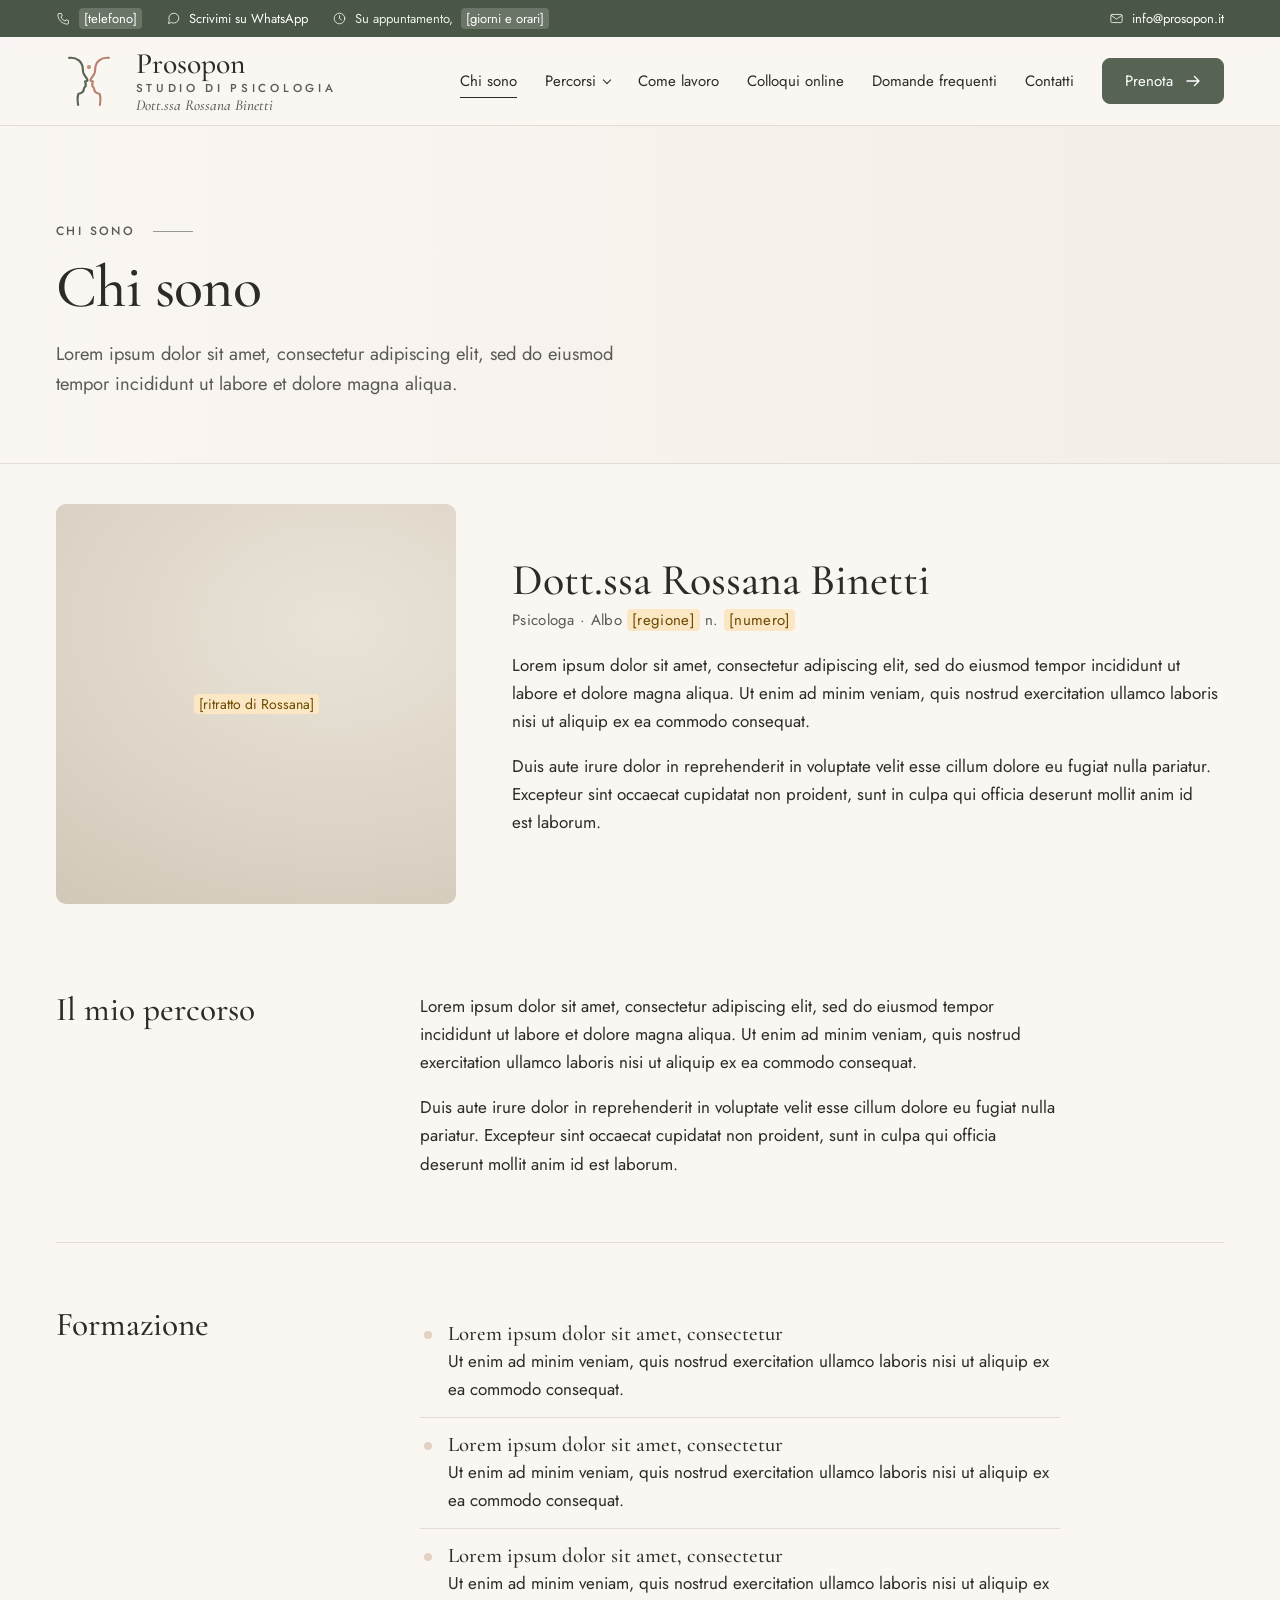
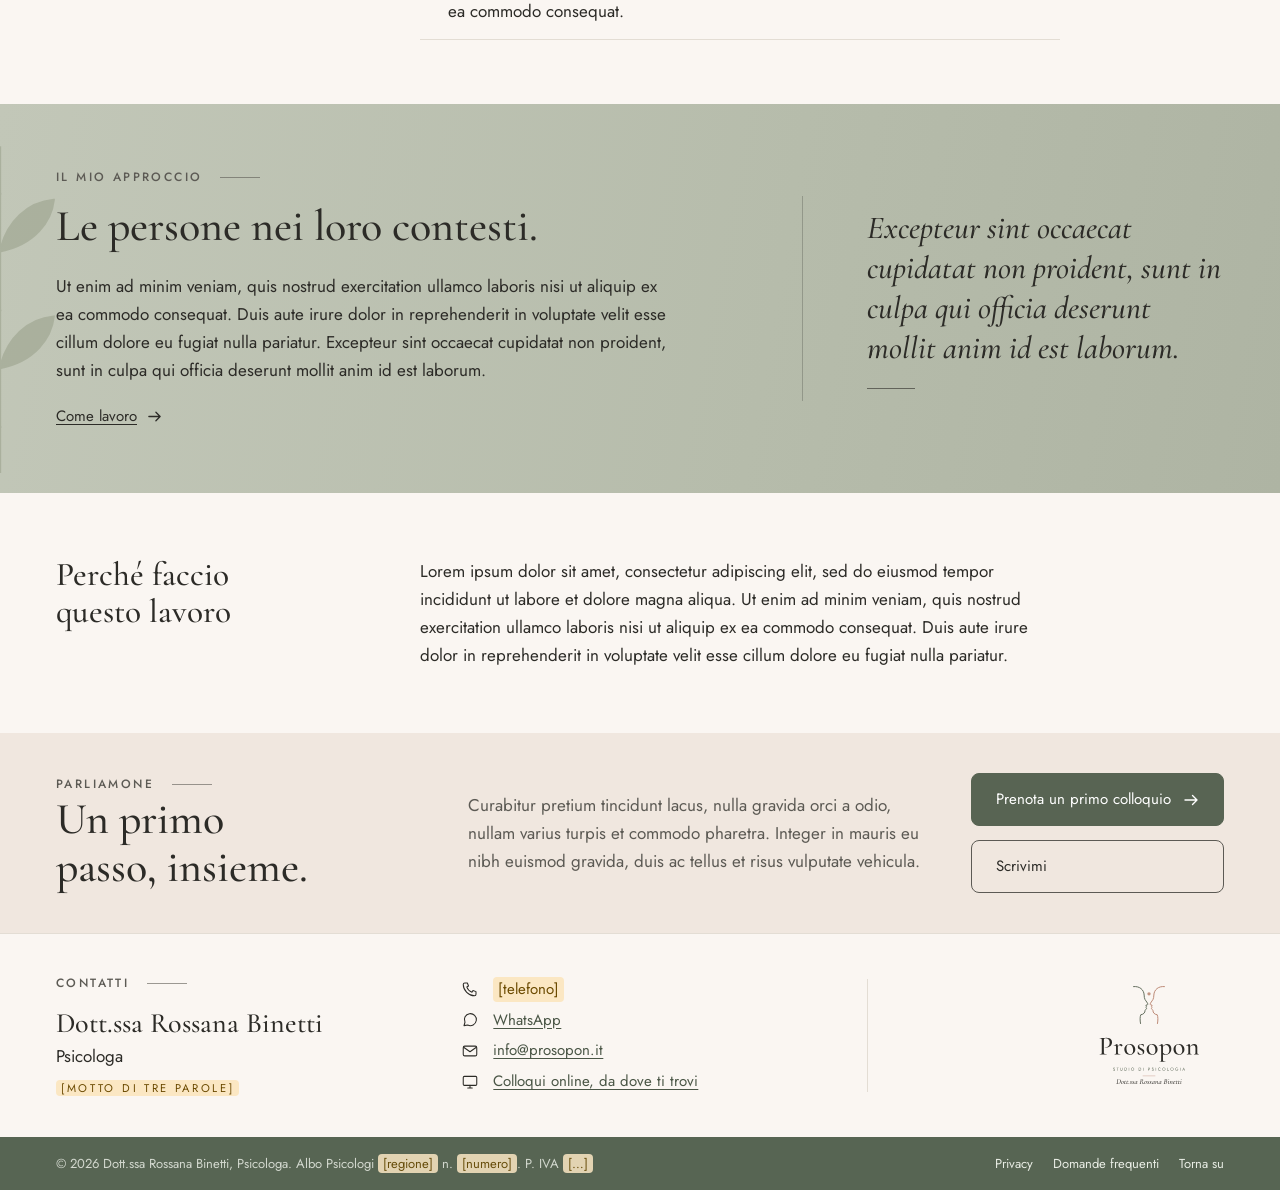
<file: chi-sono.html>
<!doctype html>
<html lang="it">
<head>
  <meta charset="utf-8">
  <meta name="viewport" content="width=device-width, initial-scale=1">
  <title>Chi sono – Prosopon, Dott.ssa Rossana Binetti</title>
  <meta name="description" content="Il percorso e l'approccio della Dott.ssa Rossana Binetti, psicologa.">
  <meta name="theme-color" content="#faf6f2">
  <link rel="icon" href="assets/prosopon-marchio.svg" type="image/svg+xml">
  <link rel="stylesheet" href="assets/style.css?v=dad93ff1">
</head>
<body>

<a class="salta" href="#contenuto">Vai al contenuto</a>

<div class="barra-alta">
  <div class="contenitore">
    <ul>
      <li><svg viewBox="0 0 24 24" aria-hidden="true"><path d="M5 4h3.5l1.5 4-2.2 1.4a11 11 0 0 0 6.8 6.8L16 14l4 1.5V19a2 2 0 0 1-2 2C10.3 21 3 13.7 3 6a2 2 0 0 1 2-2Z"/></svg> <span class="da-completare">[telefono]</span></li>
      <li><svg viewBox="0 0 24 24" aria-hidden="true"><path d="M4 19.5 5.3 15A8 8 0 1 1 9 18.7Z"/></svg> <a href="https://wa.me/390000000000?text=Buongiorno%20dottoressa%2C%20vorrei%20qualche%20informazione%20per%20fissare%20un%20primo%20colloquio.">Scrivimi su WhatsApp</a></li>
      <li class="solo-largo"><svg viewBox="0 0 24 24" aria-hidden="true"><circle cx="12" cy="12" r="8.5"/><path d="M12 7.5V12l3 2"/></svg> Su appuntamento, <span class="da-completare">[giorni e orari]</span></li>
    </ul>
    <span class="solo-largo"><svg viewBox="0 0 24 24" aria-hidden="true"><rect x="3" y="5.5" width="18" height="13" rx="2"/><path d="m3.5 7 8.5 6 8.5-6"/></svg> <a href="mailto:info@prosopon.it">info@prosopon.it</a></span>
  </div>
</div>

<header class="top">
  <div class="contenitore">
    <a class="firma" href="index.html">
      <img src="assets/prosopon-marchio.svg" alt="" width="66" height="54">
      <span class="firma-nome">Prosopon<small>Studio di psicologia</small><em>Dott.ssa Rossana Binetti</em></span>
    </a>
    <button class="apri-menu" type="button" aria-expanded="false" aria-controls="menu-principale">
      <span></span><span></span><span></span><span class="sr">Menu</span>
    </button>
    <nav aria-label="Menu principale" id="menu-principale">
      <ul class="menu">
        <li><a href="chi-sono.html" aria-current="page">Chi sono</a></li>
        <li class="con-sottomenu">
          <a href="percorsi.html">Percorsi</a>
          <ul class="sottomenu">
            <li><a href="percorsi.html#sostegno">Sostegno psicologico</a></li>
            <li><a href="percorsi.html#crescita">Crescita e benessere</a></li>
            <li><a href="adolescenti.html">Adolescenti e famiglie</a></li>
            <li><a href="aziende.html">Aziende</a></li>
          </ul>
        </li>
        <li><a href="come-lavoro.html">Come lavoro</a></li>
        <li><a href="online.html">Colloqui online</a></li>
        <li><a href="perche-parlarne.html">Domande frequenti</a></li>
        <li><a href="contatti.html">Contatti</a></li>
        <li><a class="azione" href="prenota.html">Prenota <svg viewBox="0 0 16 16" fill="none" stroke="currentColor" stroke-width="1.4" stroke-linecap="round" stroke-linejoin="round" aria-hidden="true"><path d="M2 8h12M9.5 3.5 14 8l-4.5 4.5"/></svg></a></li>
      </ul>
    </nav>
  </div>
</header>

<main id="contenuto">
  <section class="apertura-interna">
    <div class="contenitore">
      <p class="etichetta">Chi sono</p>
      <h1>Chi sono</h1>
      <p class="sotto">Lorem ipsum dolor sit amet, consectetur adipiscing elit, sed do eiusmod tempor incididunt ut labore et dolore magna aliqua.</p>
    </div>
  </section>
  <div class="contenitore">

    <div class="professionista grande">
      <div class="foto ritratto"><span><span class="da-completare">[ritratto di Rossana]</span></span></div>
      <div>
        <h2>Dott.ssa Rossana Binetti</h2>
        <p class="qualifica">Psicologa · Albo <span class="da-completare">[regione]</span> n. <span class="da-completare">[numero]</span></p>
        <p>Lorem ipsum dolor sit amet, consectetur adipiscing elit, sed do eiusmod tempor incididunt ut labore et dolore magna aliqua. Ut enim ad minim veniam, quis nostrud exercitation ullamco laboris nisi ut aliquip ex ea commodo consequat.</p>
        <p>Duis aute irure dolor in reprehenderit in voluptate velit esse cillum dolore eu fugiat nulla pariatur. Excepteur sint occaecat cupidatat non proident, sunt in culpa qui officia deserunt mollit anim id est laborum.</p>
      </div>
    </div>

    <section class="blocco">
      <h2>Il mio percorso</h2>
      <div class="testo">
        <p>Lorem ipsum dolor sit amet, consectetur adipiscing elit, sed do eiusmod tempor incididunt ut labore et dolore magna aliqua. Ut enim ad minim veniam, quis nostrud exercitation ullamco laboris nisi ut aliquip ex ea commodo consequat.</p>
        <p>Duis aute irure dolor in reprehenderit in voluptate velit esse cillum dolore eu fugiat nulla pariatur. Excepteur sint occaecat cupidatat non proident, sunt in culpa qui officia deserunt mollit anim id est laborum.</p>
      </div>
    </section>

    <section class="blocco">
      <h2>Formazione</h2>
      <div class="testo">
        <ul class="ambiti">
          <li><strong>Lorem ipsum dolor sit amet, consectetur </strong>Ut enim ad minim veniam, quis nostrud exercitation ullamco laboris nisi ut aliquip ex ea commodo consequat.</li>
          <li><strong>Lorem ipsum dolor sit amet, consectetur </strong>Ut enim ad minim veniam, quis nostrud exercitation ullamco laboris nisi ut aliquip ex ea commodo consequat.</li>
          <li><strong>Lorem ipsum dolor sit amet, consectetur </strong>Ut enim ad minim veniam, quis nostrud exercitation ullamco laboris nisi ut aliquip ex ea commodo consequat.</li>
        </ul>
      </div>
    </section>

  </div>
  <section class="fascia-salvia">
    <svg class="foglia" viewBox="0 0 120 300" fill="none" stroke="currentColor" stroke-width="2" aria-hidden="true"><path d="M60 300V20"/><path d="M60 60c-30-6-44-26-46-44 22 2 40 18 46 44Z" fill="currentColor"/><path d="M60 110c30-6 44-26 46-44-22 2-40 18-46 44Z" fill="currentColor"/><path d="M60 160c-30-6-44-26-46-44 22 2 40 18 46 44Z" fill="currentColor"/><path d="M60 210c30-6 44-26 46-44-22 2-40 18-46 44Z" fill="currentColor"/><path d="M60 260c-30-6-44-26-46-44 22 2 40 18 46 44Z" fill="currentColor"/></svg>
    <div class="contenitore">
      <div>
        <p class="etichetta">Il mio approccio</p>
        <h2>Le persone nei loro contesti.</h2>
        <p>Ut enim ad minim veniam, quis nostrud exercitation ullamco laboris nisi ut aliquip ex ea commodo consequat. Duis aute irure dolor in reprehenderit in voluptate velit esse cillum dolore eu fugiat nulla pariatur. Excepteur sint occaecat cupidatat non proident, sunt in culpa qui officia deserunt mollit anim id est laborum.</p>
        <a class="collegamento" href="come-lavoro.html">Come lavoro <svg viewBox="0 0 16 16" fill="none" stroke="currentColor" stroke-width="1.4" stroke-linecap="round" stroke-linejoin="round" aria-hidden="true"><path d="M2 8h12M9.5 3.5 14 8l-4.5 4.5"/></svg></a>
      </div>
      <blockquote>Excepteur sint occaecat cupidatat non proident, sunt in culpa qui officia deserunt mollit anim id est laborum.</blockquote>
    </div>
  </section>
  <div class="contenitore">

    <section class="blocco">
      <h2>Perché faccio questo lavoro</h2>
      <div class="testo">
        <p>Lorem ipsum dolor sit amet, consectetur adipiscing elit, sed do eiusmod tempor incididunt ut labore et dolore magna aliqua. Ut enim ad minim veniam, quis nostrud exercitation ullamco laboris nisi ut aliquip ex ea commodo consequat. Duis aute irure dolor in reprehenderit in voluptate velit esse cillum dolore eu fugiat nulla pariatur.</p>
      </div>
    </section>

  </div>
  <section class="fascia-sabbia">
    <div class="contenitore">
      <div>
        <p class="etichetta">Parliamone</p>
        <h2>Un primo passo, insieme.</h2>
      </div>
      <p>Curabitur pretium tincidunt lacus, nulla gravida orci a odio, nullam varius turpis et commodo pharetra. Integer in mauris eu nibh euismod gravida, duis ac tellus et risus vulputate vehicula.</p>
      <div class="azioni"><a class="azione" href="prenota.html">Prenota un primo colloquio <svg viewBox="0 0 16 16" fill="none" stroke="currentColor" stroke-width="1.4" stroke-linecap="round" stroke-linejoin="round" aria-hidden="true"><path d="M2 8h12M9.5 3.5 14 8l-4.5 4.5"/></svg></a> <a class="azione leggera" href="contatti.html">Scrivimi</a></div>
    </div>
  </section>
  <div class="contenitore">

  </div>
</main>

<footer>
  <section class="piede-contatti" aria-label="Contatti">
    <div class="contenitore">
      <div>
        <p class="etichetta">Contatti</p>
        <p class="nome">Dott.ssa Rossana Binetti</p>
        <p class="ruolo">Psicologa</p>
        <p class="motto"><span class="da-completare">[motto di tre parole]</span></p>
      </div>
      <ul>
        <li><svg viewBox="0 0 24 24" aria-hidden="true"><path d="M5 4h3.5l1.5 4-2.2 1.4a11 11 0 0 0 6.8 6.8L16 14l4 1.5V19a2 2 0 0 1-2 2C10.3 21 3 13.7 3 6a2 2 0 0 1 2-2Z"/></svg> <span class="da-completare">[telefono]</span></li>
        <li><svg viewBox="0 0 24 24" aria-hidden="true"><path d="M4 19.5 5.3 15A8 8 0 1 1 9 18.7Z"/></svg> <a href="https://wa.me/390000000000?text=Buongiorno%20dottoressa%2C%20vorrei%20qualche%20informazione%20per%20fissare%20un%20primo%20colloquio.">WhatsApp</a></li>
        <li><svg viewBox="0 0 24 24" aria-hidden="true"><rect x="3" y="5.5" width="18" height="13" rx="2"/><path d="m3.5 7 8.5 6 8.5-6"/></svg> <a href="mailto:info@prosopon.it">info@prosopon.it</a></li>
        <li><svg viewBox="0 0 24 24" aria-hidden="true"><rect x="3" y="4.5" width="18" height="12" rx="1.5"/><path d="M9 20h6M12 16.5V20"/></svg> <a href="online.html">Colloqui online, da dove ti trovi</a></li>
      </ul>
      <div class="logo-piede">
        <img src="assets/prosopon-logo.svg" alt="Prosopon – Studio di Psicologia, Dott.ssa Rossana Binetti" width="520" height="392">
      </div>
    </div>
  </section>
  <div class="barra">
    <div class="contenitore">
      <span class="albo">© 2026 Dott.ssa Rossana Binetti, Psicologa. Albo Psicologi <span class="da-completare">[regione]</span> n. <span class="da-completare">[numero]</span>. P. IVA <span class="da-completare">[…]</span></span>
      <ul>
        <li><a href="privacy.html">Privacy</a></li>
        <li><a href="perche-parlarne.html">Domande frequenti</a></li>
        <li><a href="#contenuto">Torna su</a></li>
      </ul>
    </div>
  </div>
</footer>

<script>
  (function () {
    var b = document.querySelector('.apri-menu');
    if (!b) return;
    b.addEventListener('click', function () {
      var aperto = b.getAttribute('aria-expanded') === 'true';
      b.setAttribute('aria-expanded', String(!aperto));
      document.querySelector('.top').classList.toggle('menu-aperto', !aperto);
    });
  })();
</script>
</body>
</html>
</file>
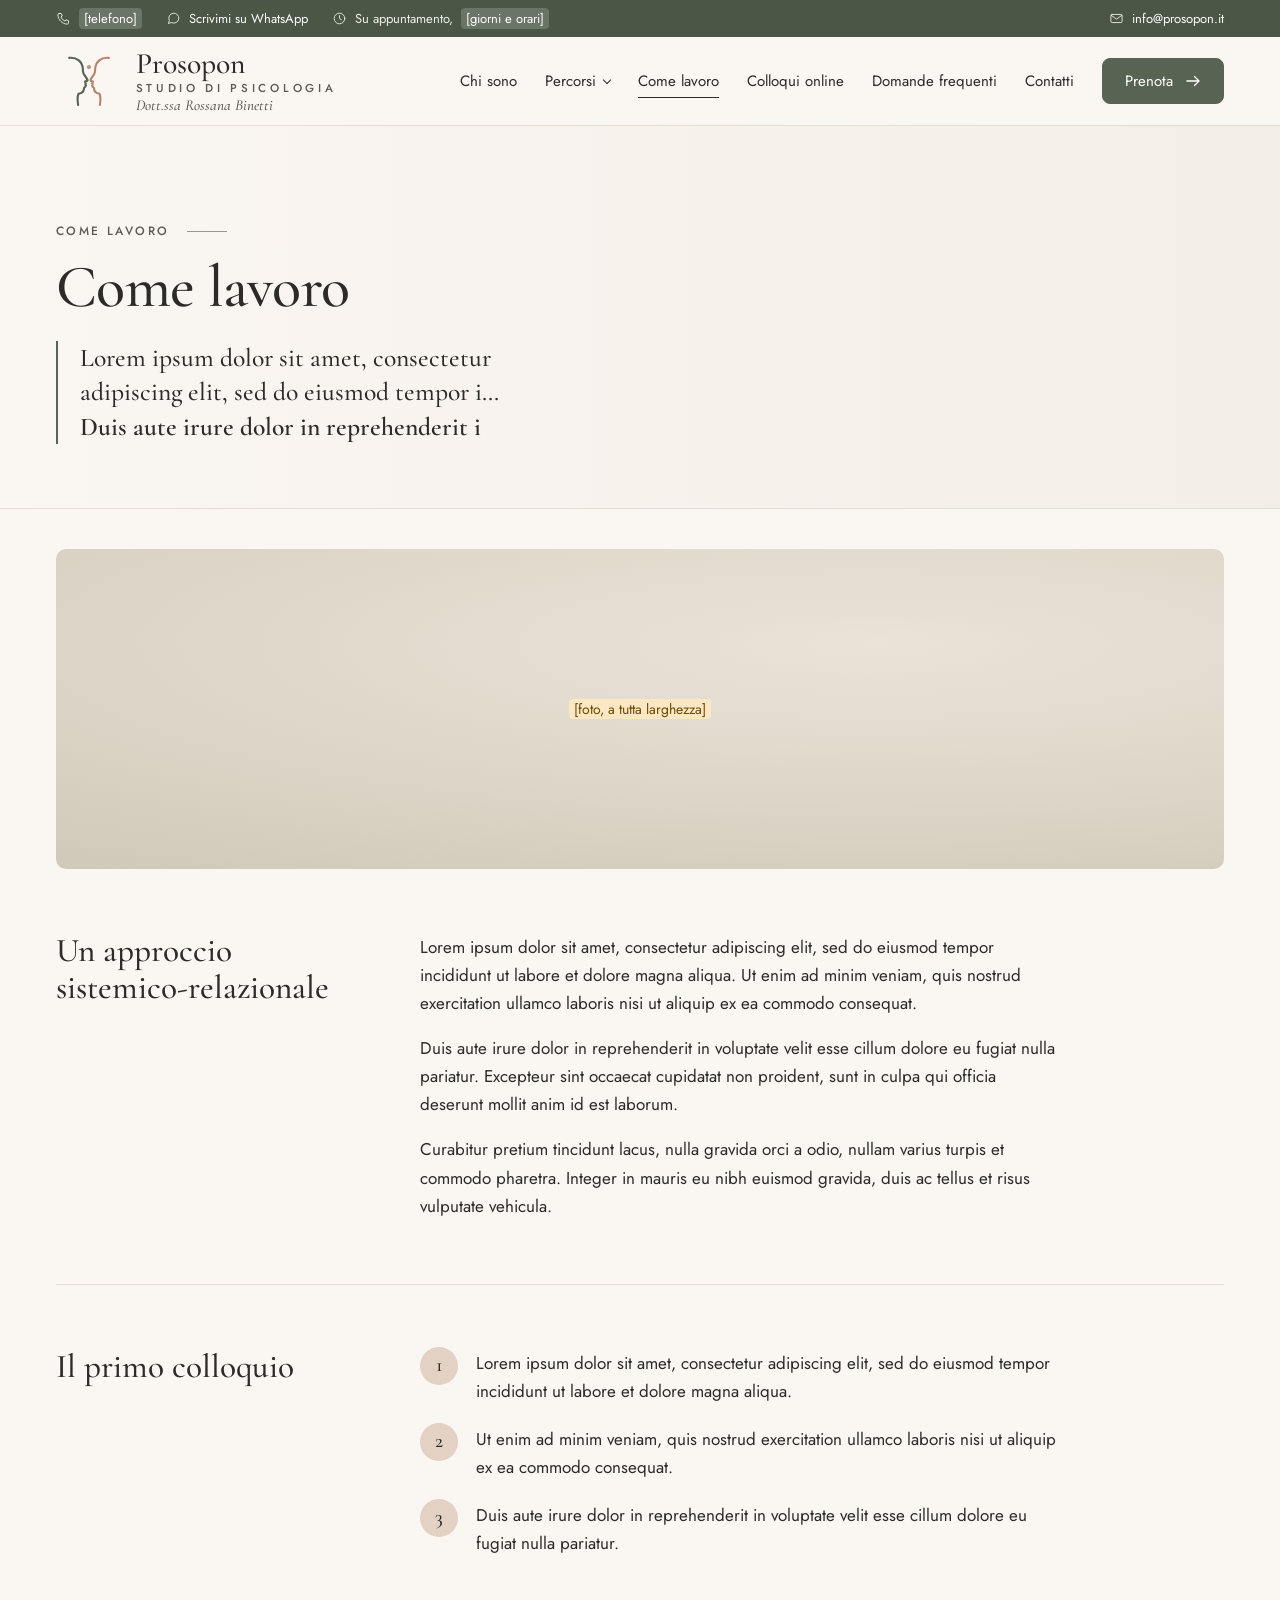
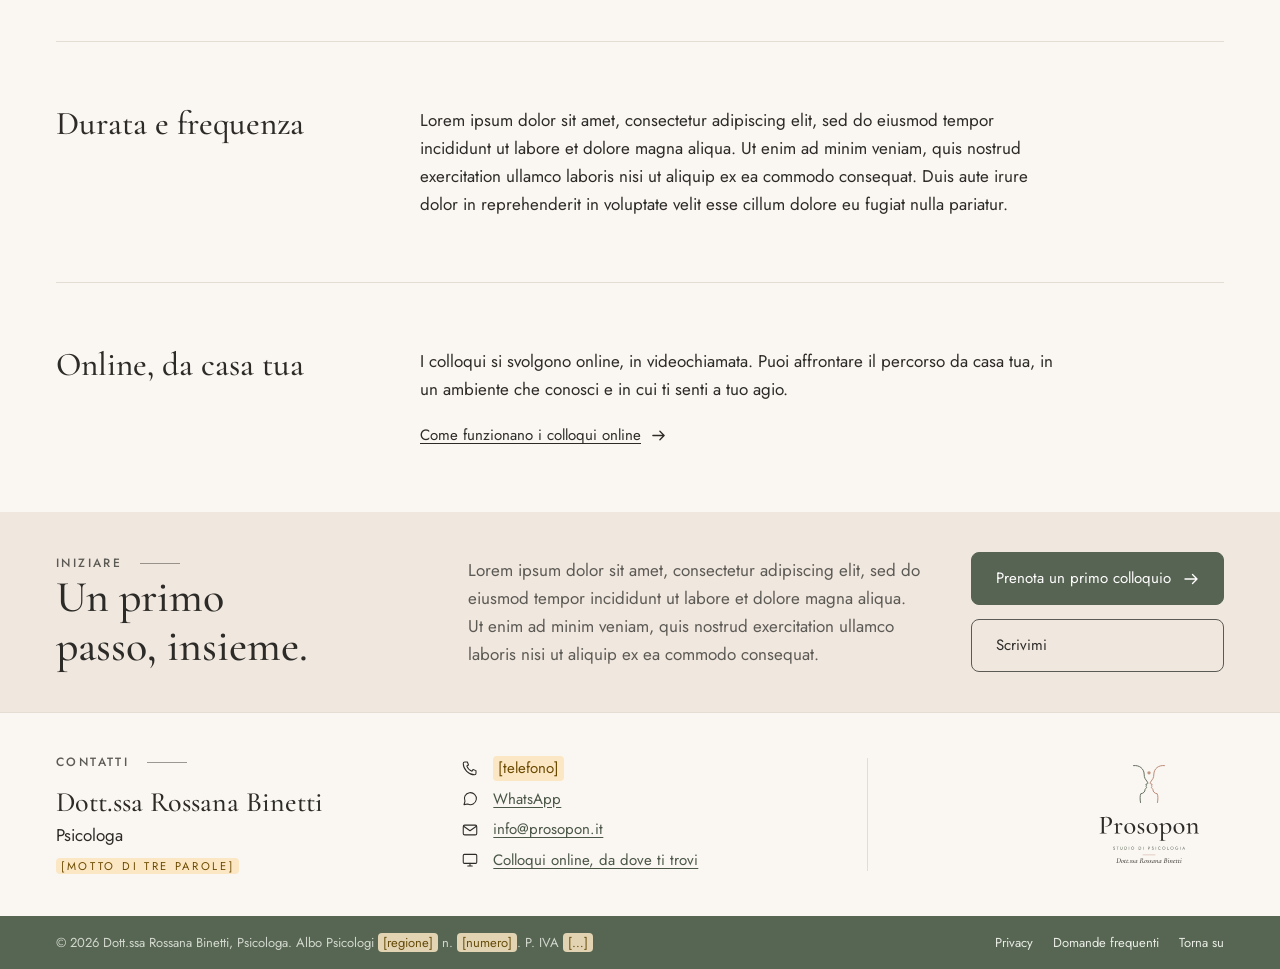
<file: come-lavoro.html>
<!doctype html>
<html lang="it">
<head>
  <meta charset="utf-8">
  <meta name="viewport" content="width=device-width, initial-scale=1">
  <title>Come lavoro – Prosopon, Dott.ssa Rossana Binetti</title>
  <meta name="description" content="L'approccio sistemico-relazionale e come si svolge un percorso.">
  <meta name="theme-color" content="#faf6f2">
  <link rel="icon" href="assets/prosopon-marchio.svg" type="image/svg+xml">
  <link rel="stylesheet" href="assets/style.css?v=dad93ff1">
</head>
<body>

<a class="salta" href="#contenuto">Vai al contenuto</a>

<div class="barra-alta">
  <div class="contenitore">
    <ul>
      <li><svg viewBox="0 0 24 24" aria-hidden="true"><path d="M5 4h3.5l1.5 4-2.2 1.4a11 11 0 0 0 6.8 6.8L16 14l4 1.5V19a2 2 0 0 1-2 2C10.3 21 3 13.7 3 6a2 2 0 0 1 2-2Z"/></svg> <span class="da-completare">[telefono]</span></li>
      <li><svg viewBox="0 0 24 24" aria-hidden="true"><path d="M4 19.5 5.3 15A8 8 0 1 1 9 18.7Z"/></svg> <a href="https://wa.me/390000000000?text=Buongiorno%20dottoressa%2C%20vorrei%20qualche%20informazione%20per%20fissare%20un%20primo%20colloquio.">Scrivimi su WhatsApp</a></li>
      <li class="solo-largo"><svg viewBox="0 0 24 24" aria-hidden="true"><circle cx="12" cy="12" r="8.5"/><path d="M12 7.5V12l3 2"/></svg> Su appuntamento, <span class="da-completare">[giorni e orari]</span></li>
    </ul>
    <span class="solo-largo"><svg viewBox="0 0 24 24" aria-hidden="true"><rect x="3" y="5.5" width="18" height="13" rx="2"/><path d="m3.5 7 8.5 6 8.5-6"/></svg> <a href="mailto:info@prosopon.it">info@prosopon.it</a></span>
  </div>
</div>

<header class="top">
  <div class="contenitore">
    <a class="firma" href="index.html">
      <img src="assets/prosopon-marchio.svg" alt="" width="66" height="54">
      <span class="firma-nome">Prosopon<small>Studio di psicologia</small><em>Dott.ssa Rossana Binetti</em></span>
    </a>
    <button class="apri-menu" type="button" aria-expanded="false" aria-controls="menu-principale">
      <span></span><span></span><span></span><span class="sr">Menu</span>
    </button>
    <nav aria-label="Menu principale" id="menu-principale">
      <ul class="menu">
        <li><a href="chi-sono.html">Chi sono</a></li>
        <li class="con-sottomenu">
          <a href="percorsi.html">Percorsi</a>
          <ul class="sottomenu">
            <li><a href="percorsi.html#sostegno">Sostegno psicologico</a></li>
            <li><a href="percorsi.html#crescita">Crescita e benessere</a></li>
            <li><a href="adolescenti.html">Adolescenti e famiglie</a></li>
            <li><a href="aziende.html">Aziende</a></li>
          </ul>
        </li>
        <li><a href="come-lavoro.html" aria-current="page">Come lavoro</a></li>
        <li><a href="online.html">Colloqui online</a></li>
        <li><a href="perche-parlarne.html">Domande frequenti</a></li>
        <li><a href="contatti.html">Contatti</a></li>
        <li><a class="azione" href="prenota.html">Prenota <svg viewBox="0 0 16 16" fill="none" stroke="currentColor" stroke-width="1.4" stroke-linecap="round" stroke-linejoin="round" aria-hidden="true"><path d="M2 8h12M9.5 3.5 14 8l-4.5 4.5"/></svg></a></li>
      </ul>
    </nav>
  </div>
</header>

<main id="contenuto">
  <section class="apertura-interna">
    <div class="contenitore">
      <p class="etichetta">Come lavoro</p>
      <h1>Come lavoro</h1>
      <blockquote class="in-evidenza">Lorem ipsum dolor sit amet, consectetur adipiscing elit, sed do eiusmod tempor i… <strong>Duis aute irure dolor in reprehenderit i</strong></blockquote>
    </div>
  </section>
  <div class="contenitore">

    <div class="foto larga"><span><span class="da-completare">[foto, a tutta larghezza]</span></span></div>

    <section class="blocco">
      <h2>Un approccio sistemico-relazionale</h2>
      <div class="testo">
        <p>Lorem ipsum dolor sit amet, consectetur adipiscing elit, sed do eiusmod tempor incididunt ut labore et dolore magna aliqua. Ut enim ad minim veniam, quis nostrud exercitation ullamco laboris nisi ut aliquip ex ea commodo consequat.</p>
        <p>Duis aute irure dolor in reprehenderit in voluptate velit esse cillum dolore eu fugiat nulla pariatur. Excepteur sint occaecat cupidatat non proident, sunt in culpa qui officia deserunt mollit anim id est laborum.</p>
        <p>Curabitur pretium tincidunt lacus, nulla gravida orci a odio, nullam varius turpis et commodo pharetra. Integer in mauris eu nibh euismod gravida, duis ac tellus et risus vulputate vehicula.</p>
      </div>
    </section>

    <section class="blocco">
      <h2>Il primo colloquio</h2>
      <div class="testo">
        <ol class="passi">
          <li>Lorem ipsum dolor sit amet, consectetur adipiscing elit, sed do eiusmod tempor incididunt ut labore et dolore magna aliqua.</li>
          <li>Ut enim ad minim veniam, quis nostrud exercitation ullamco laboris nisi ut aliquip ex ea commodo consequat.</li>
          <li>Duis aute irure dolor in reprehenderit in voluptate velit esse cillum dolore eu fugiat nulla pariatur.</li>
        </ol>
      </div>
    </section>

    <section class="blocco">
      <h2>Durata e frequenza</h2>
      <div class="testo">
        <p>Lorem ipsum dolor sit amet, consectetur adipiscing elit, sed do eiusmod tempor incididunt ut labore et dolore magna aliqua. Ut enim ad minim veniam, quis nostrud exercitation ullamco laboris nisi ut aliquip ex ea commodo consequat. Duis aute irure dolor in reprehenderit in voluptate velit esse cillum dolore eu fugiat nulla pariatur.</p>
      </div>
    </section>

    <section class="blocco">
      <h2>Online, da casa tua</h2>
      <div class="testo">
        <p>I colloqui si svolgono online, in videochiamata. Puoi affrontare il percorso da casa tua, in un ambiente che conosci e in cui ti senti a tuo agio.</p>
        <a class="collegamento" href="online.html">Come funzionano i colloqui online <svg viewBox="0 0 16 16" fill="none" stroke="currentColor" stroke-width="1.4" stroke-linecap="round" stroke-linejoin="round" aria-hidden="true"><path d="M2 8h12M9.5 3.5 14 8l-4.5 4.5"/></svg></a>
      </div>
    </section>

  </div>
  <section class="fascia-sabbia">
    <div class="contenitore">
      <div>
        <p class="etichetta">Iniziare</p>
        <h2>Un primo passo, insieme.</h2>
      </div>
      <p>Lorem ipsum dolor sit amet, consectetur adipiscing elit, sed do eiusmod tempor incididunt ut labore et dolore magna aliqua. Ut enim ad minim veniam, quis nostrud exercitation ullamco laboris nisi ut aliquip ex ea commodo consequat.</p>
      <div class="azioni"><a class="azione" href="prenota.html">Prenota un primo colloquio <svg viewBox="0 0 16 16" fill="none" stroke="currentColor" stroke-width="1.4" stroke-linecap="round" stroke-linejoin="round" aria-hidden="true"><path d="M2 8h12M9.5 3.5 14 8l-4.5 4.5"/></svg></a> <a class="azione leggera" href="contatti.html">Scrivimi</a></div>
    </div>
  </section>
  <div class="contenitore">

  </div>
</main>

<footer>
  <section class="piede-contatti" aria-label="Contatti">
    <div class="contenitore">
      <div>
        <p class="etichetta">Contatti</p>
        <p class="nome">Dott.ssa Rossana Binetti</p>
        <p class="ruolo">Psicologa</p>
        <p class="motto"><span class="da-completare">[motto di tre parole]</span></p>
      </div>
      <ul>
        <li><svg viewBox="0 0 24 24" aria-hidden="true"><path d="M5 4h3.5l1.5 4-2.2 1.4a11 11 0 0 0 6.8 6.8L16 14l4 1.5V19a2 2 0 0 1-2 2C10.3 21 3 13.7 3 6a2 2 0 0 1 2-2Z"/></svg> <span class="da-completare">[telefono]</span></li>
        <li><svg viewBox="0 0 24 24" aria-hidden="true"><path d="M4 19.5 5.3 15A8 8 0 1 1 9 18.7Z"/></svg> <a href="https://wa.me/390000000000?text=Buongiorno%20dottoressa%2C%20vorrei%20qualche%20informazione%20per%20fissare%20un%20primo%20colloquio.">WhatsApp</a></li>
        <li><svg viewBox="0 0 24 24" aria-hidden="true"><rect x="3" y="5.5" width="18" height="13" rx="2"/><path d="m3.5 7 8.5 6 8.5-6"/></svg> <a href="mailto:info@prosopon.it">info@prosopon.it</a></li>
        <li><svg viewBox="0 0 24 24" aria-hidden="true"><rect x="3" y="4.5" width="18" height="12" rx="1.5"/><path d="M9 20h6M12 16.5V20"/></svg> <a href="online.html">Colloqui online, da dove ti trovi</a></li>
      </ul>
      <div class="logo-piede">
        <img src="assets/prosopon-logo.svg" alt="Prosopon – Studio di Psicologia, Dott.ssa Rossana Binetti" width="520" height="392">
      </div>
    </div>
  </section>
  <div class="barra">
    <div class="contenitore">
      <span class="albo">© 2026 Dott.ssa Rossana Binetti, Psicologa. Albo Psicologi <span class="da-completare">[regione]</span> n. <span class="da-completare">[numero]</span>. P. IVA <span class="da-completare">[…]</span></span>
      <ul>
        <li><a href="privacy.html">Privacy</a></li>
        <li><a href="perche-parlarne.html">Domande frequenti</a></li>
        <li><a href="#contenuto">Torna su</a></li>
      </ul>
    </div>
  </div>
</footer>

<script>
  (function () {
    var b = document.querySelector('.apri-menu');
    if (!b) return;
    b.addEventListener('click', function () {
      var aperto = b.getAttribute('aria-expanded') === 'true';
      b.setAttribute('aria-expanded', String(!aperto));
      document.querySelector('.top').classList.toggle('menu-aperto', !aperto);
    });
  })();
</script>
</body>
</html>
</file>
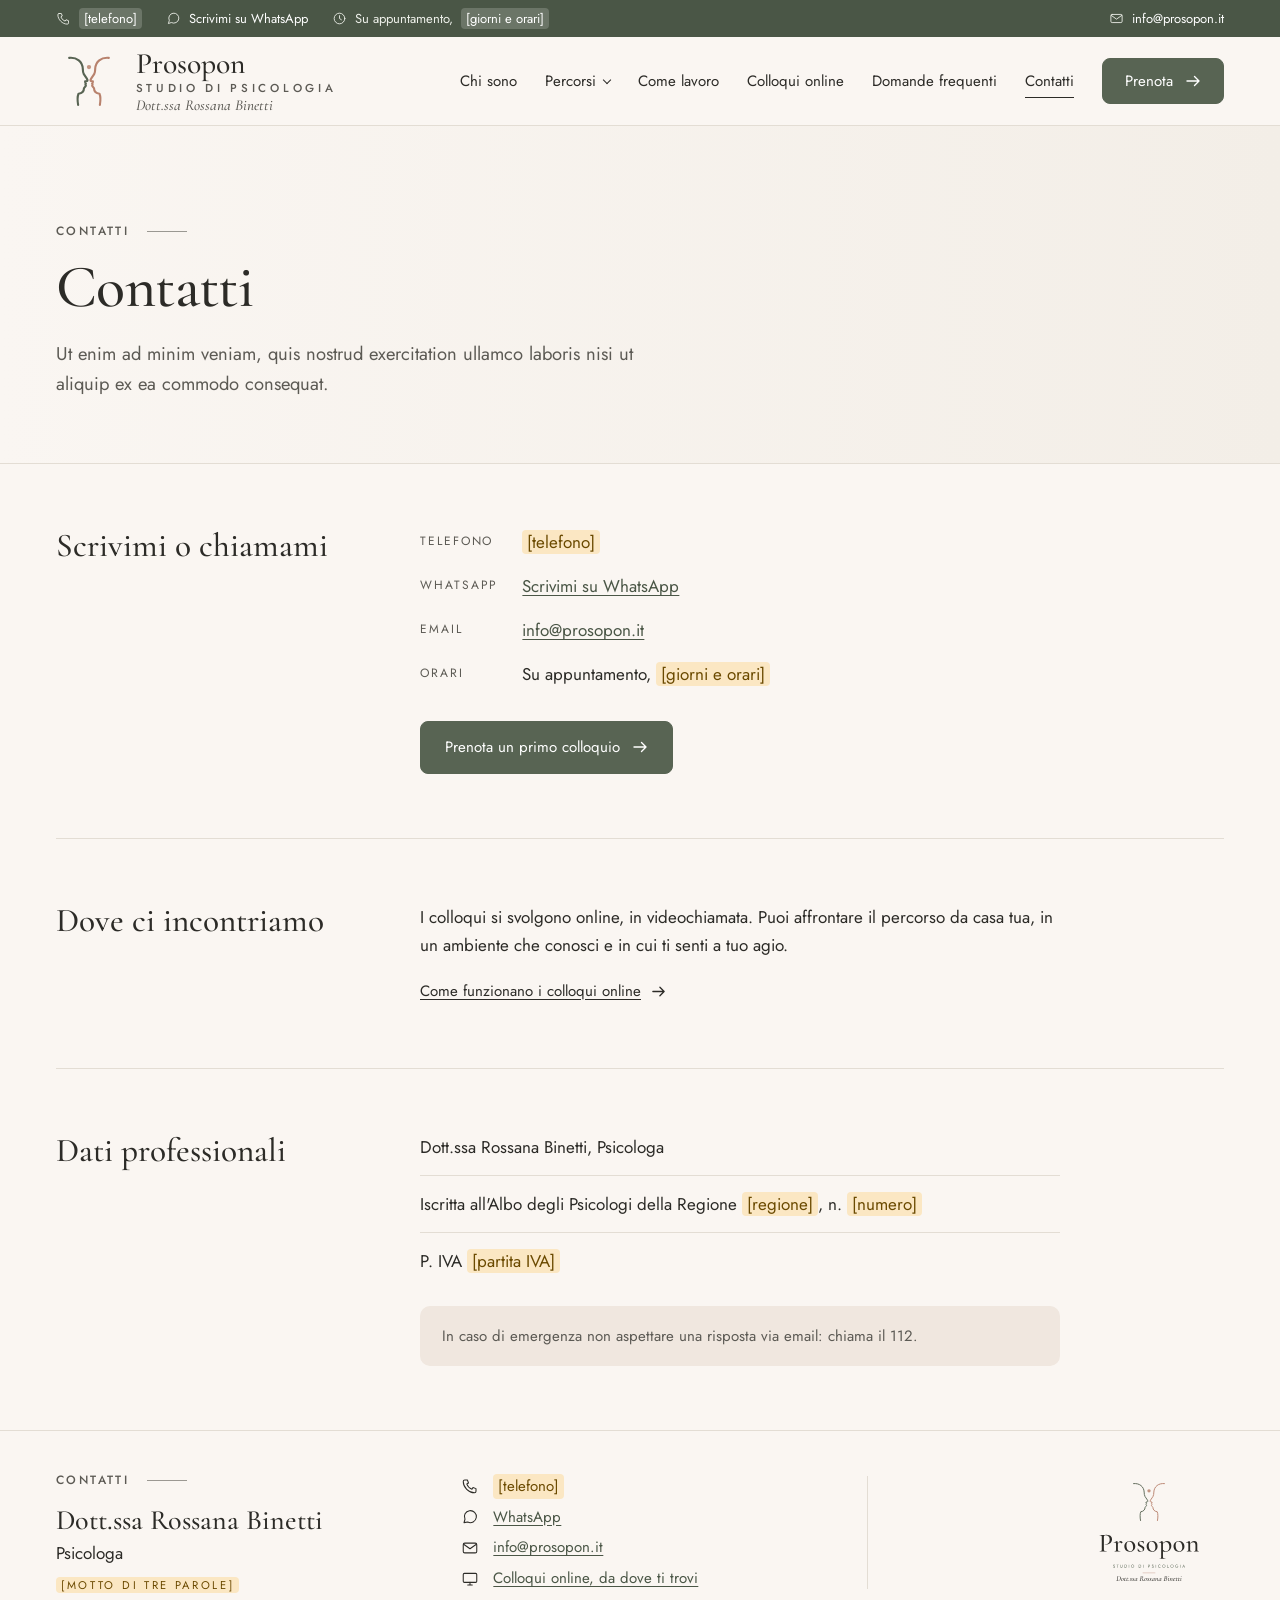
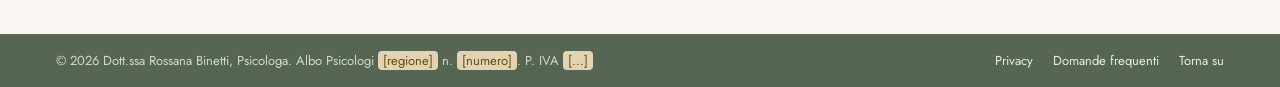
<file: contatti.html>
<!doctype html>
<html lang="it">
<head>
  <meta charset="utf-8">
  <meta name="viewport" content="width=device-width, initial-scale=1">
  <title>Contatti – Prosopon, Dott.ssa Rossana Binetti</title>
  <meta name="description" content="Come contattare la Dott.ssa Rossana Binetti.">
  <meta name="theme-color" content="#faf6f2">
  <link rel="icon" href="assets/prosopon-marchio.svg" type="image/svg+xml">
  <link rel="stylesheet" href="assets/style.css?v=dad93ff1">
</head>
<body>

<a class="salta" href="#contenuto">Vai al contenuto</a>

<div class="barra-alta">
  <div class="contenitore">
    <ul>
      <li><svg viewBox="0 0 24 24" aria-hidden="true"><path d="M5 4h3.5l1.5 4-2.2 1.4a11 11 0 0 0 6.8 6.8L16 14l4 1.5V19a2 2 0 0 1-2 2C10.3 21 3 13.7 3 6a2 2 0 0 1 2-2Z"/></svg> <span class="da-completare">[telefono]</span></li>
      <li><svg viewBox="0 0 24 24" aria-hidden="true"><path d="M4 19.5 5.3 15A8 8 0 1 1 9 18.7Z"/></svg> <a href="https://wa.me/390000000000?text=Buongiorno%20dottoressa%2C%20vorrei%20qualche%20informazione%20per%20fissare%20un%20primo%20colloquio.">Scrivimi su WhatsApp</a></li>
      <li class="solo-largo"><svg viewBox="0 0 24 24" aria-hidden="true"><circle cx="12" cy="12" r="8.5"/><path d="M12 7.5V12l3 2"/></svg> Su appuntamento, <span class="da-completare">[giorni e orari]</span></li>
    </ul>
    <span class="solo-largo"><svg viewBox="0 0 24 24" aria-hidden="true"><rect x="3" y="5.5" width="18" height="13" rx="2"/><path d="m3.5 7 8.5 6 8.5-6"/></svg> <a href="mailto:info@prosopon.it">info@prosopon.it</a></span>
  </div>
</div>

<header class="top">
  <div class="contenitore">
    <a class="firma" href="index.html">
      <img src="assets/prosopon-marchio.svg" alt="" width="66" height="54">
      <span class="firma-nome">Prosopon<small>Studio di psicologia</small><em>Dott.ssa Rossana Binetti</em></span>
    </a>
    <button class="apri-menu" type="button" aria-expanded="false" aria-controls="menu-principale">
      <span></span><span></span><span></span><span class="sr">Menu</span>
    </button>
    <nav aria-label="Menu principale" id="menu-principale">
      <ul class="menu">
        <li><a href="chi-sono.html">Chi sono</a></li>
        <li class="con-sottomenu">
          <a href="percorsi.html">Percorsi</a>
          <ul class="sottomenu">
            <li><a href="percorsi.html#sostegno">Sostegno psicologico</a></li>
            <li><a href="percorsi.html#crescita">Crescita e benessere</a></li>
            <li><a href="adolescenti.html">Adolescenti e famiglie</a></li>
            <li><a href="aziende.html">Aziende</a></li>
          </ul>
        </li>
        <li><a href="come-lavoro.html">Come lavoro</a></li>
        <li><a href="online.html">Colloqui online</a></li>
        <li><a href="perche-parlarne.html">Domande frequenti</a></li>
        <li><a href="contatti.html" aria-current="page">Contatti</a></li>
        <li><a class="azione" href="prenota.html">Prenota <svg viewBox="0 0 16 16" fill="none" stroke="currentColor" stroke-width="1.4" stroke-linecap="round" stroke-linejoin="round" aria-hidden="true"><path d="M2 8h12M9.5 3.5 14 8l-4.5 4.5"/></svg></a></li>
      </ul>
    </nav>
  </div>
</header>

<main id="contenuto">
  <section class="apertura-interna">
    <div class="contenitore">
      <p class="etichetta">Contatti</p>
      <h1>Contatti</h1>
      <p class="sotto">Ut enim ad minim veniam, quis nostrud exercitation ullamco laboris nisi ut aliquip ex ea commodo consequat.</p>
    </div>
  </section>
  <div class="contenitore">

    <section class="blocco">
      <h2>Scrivimi o chiamami</h2>
      <div class="testo">
        <dl class="recapiti">
          <dt>Telefono</dt>
          <dd><span class="da-completare">[telefono]</span></dd>
          <dt>WhatsApp</dt>
          <dd><a href="https://wa.me/390000000000?text=Buongiorno%20dottoressa%2C%20vorrei%20qualche%20informazione%20per%20fissare%20un%20primo%20colloquio.">Scrivimi su WhatsApp</a></dd>
          <dt>Email</dt>
          <dd><a href="mailto:info@prosopon.it">info@prosopon.it</a></dd>
          <dt>Orari</dt>
          <dd>Su appuntamento, <span class="da-completare">[giorni e orari]</span></dd>
        </dl>
        <div class="azioni"><a class="azione" href="prenota.html">Prenota un primo colloquio <svg viewBox="0 0 16 16" fill="none" stroke="currentColor" stroke-width="1.4" stroke-linecap="round" stroke-linejoin="round" aria-hidden="true"><path d="M2 8h12M9.5 3.5 14 8l-4.5 4.5"/></svg></a></div>
      </div>
    </section>

    <section class="blocco">
      <h2>Dove ci incontriamo</h2>
      <div class="testo">
        <p>I colloqui si svolgono online, in videochiamata. Puoi affrontare il percorso da casa tua, in un ambiente che conosci e in cui ti senti a tuo agio.</p>
        <a class="collegamento" href="online.html">Come funzionano i colloqui online <svg viewBox="0 0 16 16" fill="none" stroke="currentColor" stroke-width="1.4" stroke-linecap="round" stroke-linejoin="round" aria-hidden="true"><path d="M2 8h12M9.5 3.5 14 8l-4.5 4.5"/></svg></a>
      </div>
    </section>

    <section class="blocco">
      <h2>Dati professionali</h2>
      <div class="testo">
        <ul class="lista">
          <li>Dott.ssa Rossana Binetti, Psicologa</li>
          <li>Iscritta all'Albo degli Psicologi della Regione <span class="da-completare">[regione]</span>, n. <span class="da-completare">[numero]</span></li>
          <li>P. IVA <span class="da-completare">[partita IVA]</span></li>
        </ul>
        <p class="avviso">In caso di emergenza non aspettare una risposta via email: chiama il 112.</p>
      </div>
    </section>

  </div>
</main>

<footer>
  <section class="piede-contatti" aria-label="Contatti">
    <div class="contenitore">
      <div>
        <p class="etichetta">Contatti</p>
        <p class="nome">Dott.ssa Rossana Binetti</p>
        <p class="ruolo">Psicologa</p>
        <p class="motto"><span class="da-completare">[motto di tre parole]</span></p>
      </div>
      <ul>
        <li><svg viewBox="0 0 24 24" aria-hidden="true"><path d="M5 4h3.5l1.5 4-2.2 1.4a11 11 0 0 0 6.8 6.8L16 14l4 1.5V19a2 2 0 0 1-2 2C10.3 21 3 13.7 3 6a2 2 0 0 1 2-2Z"/></svg> <span class="da-completare">[telefono]</span></li>
        <li><svg viewBox="0 0 24 24" aria-hidden="true"><path d="M4 19.5 5.3 15A8 8 0 1 1 9 18.7Z"/></svg> <a href="https://wa.me/390000000000?text=Buongiorno%20dottoressa%2C%20vorrei%20qualche%20informazione%20per%20fissare%20un%20primo%20colloquio.">WhatsApp</a></li>
        <li><svg viewBox="0 0 24 24" aria-hidden="true"><rect x="3" y="5.5" width="18" height="13" rx="2"/><path d="m3.5 7 8.5 6 8.5-6"/></svg> <a href="mailto:info@prosopon.it">info@prosopon.it</a></li>
        <li><svg viewBox="0 0 24 24" aria-hidden="true"><rect x="3" y="4.5" width="18" height="12" rx="1.5"/><path d="M9 20h6M12 16.5V20"/></svg> <a href="online.html">Colloqui online, da dove ti trovi</a></li>
      </ul>
      <div class="logo-piede">
        <img src="assets/prosopon-logo.svg" alt="Prosopon – Studio di Psicologia, Dott.ssa Rossana Binetti" width="520" height="392">
      </div>
    </div>
  </section>
  <div class="barra">
    <div class="contenitore">
      <span class="albo">© 2026 Dott.ssa Rossana Binetti, Psicologa. Albo Psicologi <span class="da-completare">[regione]</span> n. <span class="da-completare">[numero]</span>. P. IVA <span class="da-completare">[…]</span></span>
      <ul>
        <li><a href="privacy.html">Privacy</a></li>
        <li><a href="perche-parlarne.html">Domande frequenti</a></li>
        <li><a href="#contenuto">Torna su</a></li>
      </ul>
    </div>
  </div>
</footer>

<script>
  (function () {
    var b = document.querySelector('.apri-menu');
    if (!b) return;
    b.addEventListener('click', function () {
      var aperto = b.getAttribute('aria-expanded') === 'true';
      b.setAttribute('aria-expanded', String(!aperto));
      document.querySelector('.top').classList.toggle('menu-aperto', !aperto);
    });
  })();
</script>
</body>
</html>
</file>
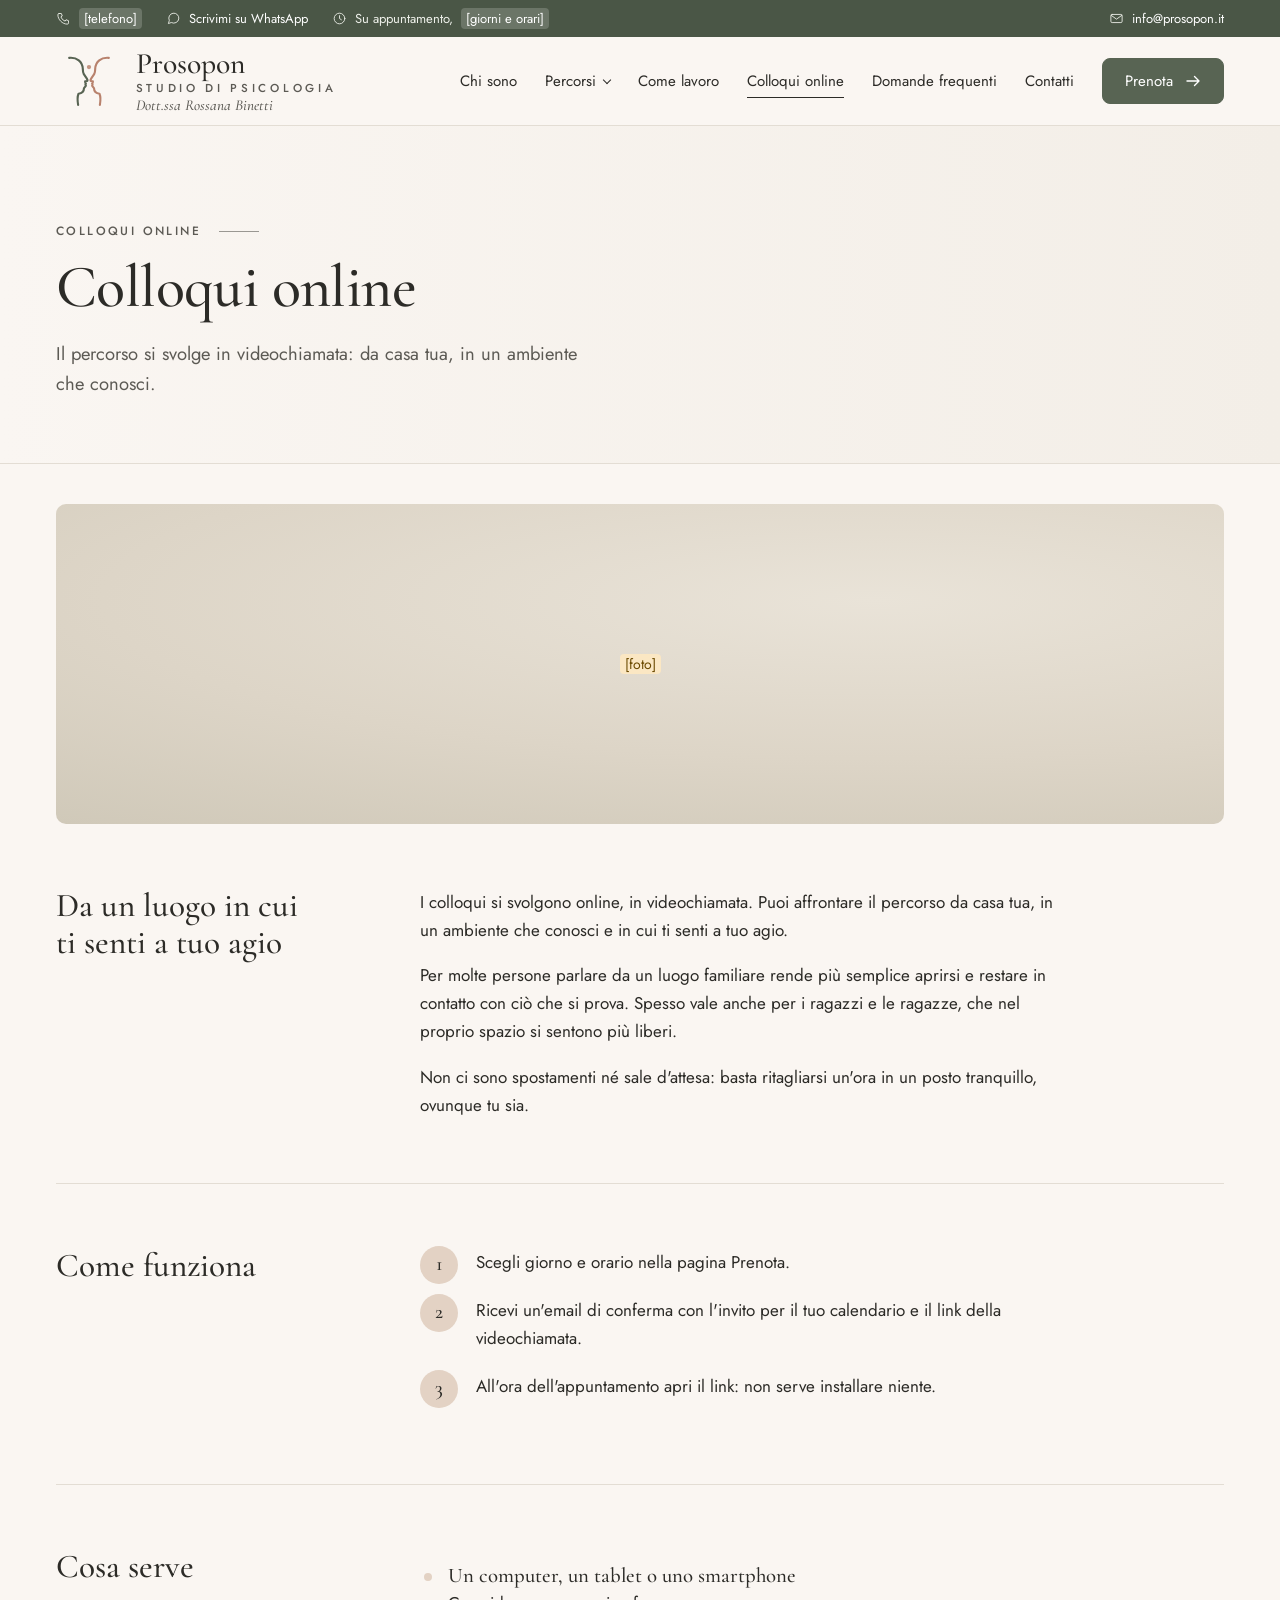
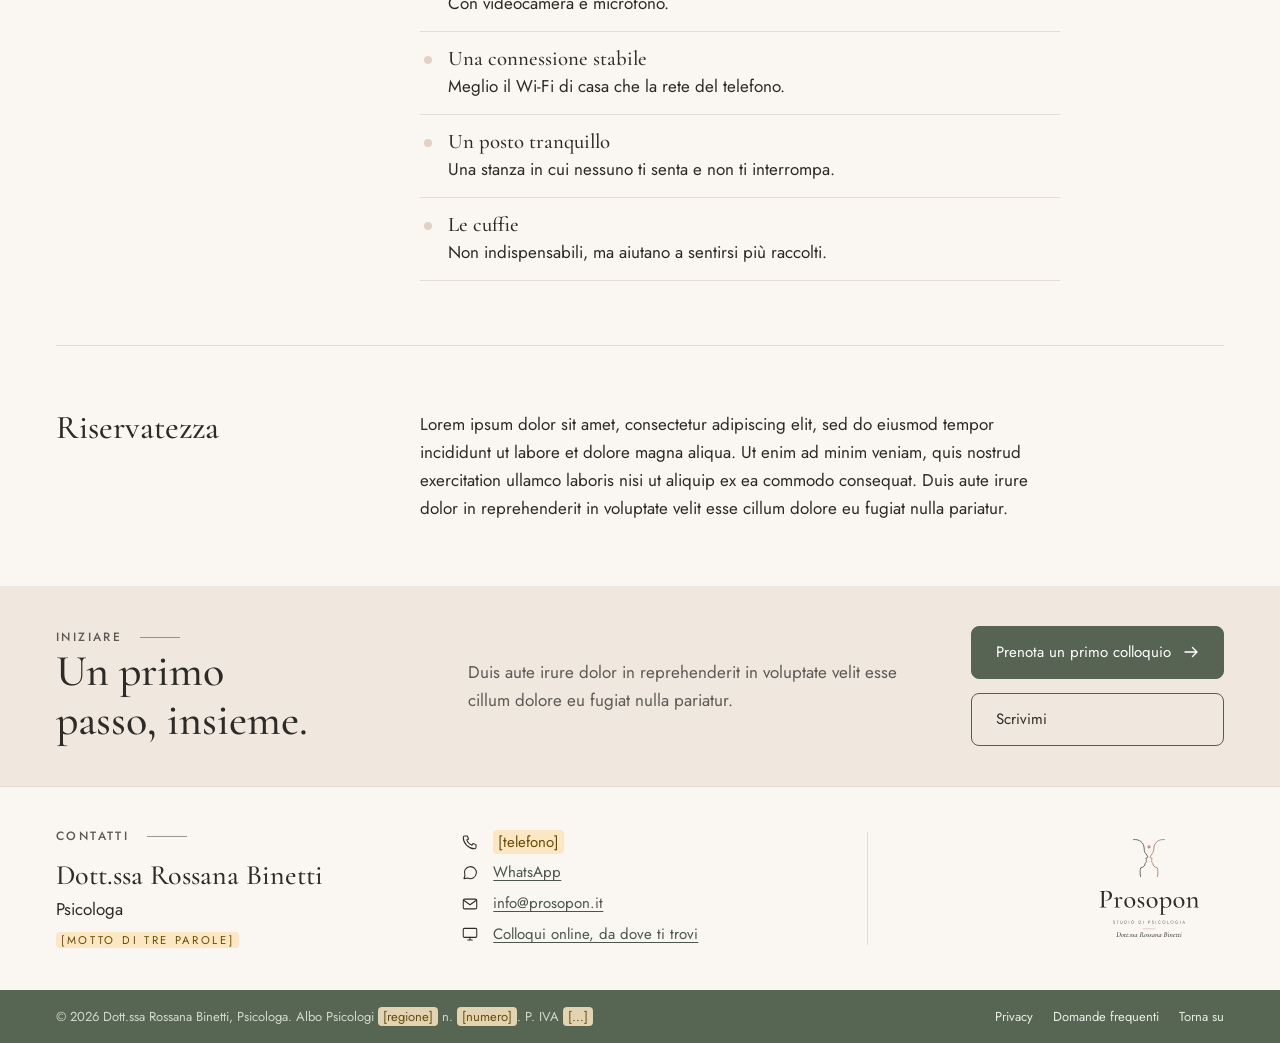
<file: online.html>
<!doctype html>
<html lang="it">
<head>
  <meta charset="utf-8">
  <meta name="viewport" content="width=device-width, initial-scale=1">
  <title>Colloqui online – Prosopon, Dott.ssa Rossana Binetti</title>
  <meta name="description" content="I colloqui si svolgono online: puoi affrontare il percorso da casa tua, in un ambiente in cui ti senti a tuo agio.">
  <meta name="theme-color" content="#faf6f2">
  <link rel="icon" href="assets/prosopon-marchio.svg" type="image/svg+xml">
  <link rel="stylesheet" href="assets/style.css?v=dad93ff1">
</head>
<body>

<a class="salta" href="#contenuto">Vai al contenuto</a>

<div class="barra-alta">
  <div class="contenitore">
    <ul>
      <li><svg viewBox="0 0 24 24" aria-hidden="true"><path d="M5 4h3.5l1.5 4-2.2 1.4a11 11 0 0 0 6.8 6.8L16 14l4 1.5V19a2 2 0 0 1-2 2C10.3 21 3 13.7 3 6a2 2 0 0 1 2-2Z"/></svg> <span class="da-completare">[telefono]</span></li>
      <li><svg viewBox="0 0 24 24" aria-hidden="true"><path d="M4 19.5 5.3 15A8 8 0 1 1 9 18.7Z"/></svg> <a href="https://wa.me/390000000000?text=Buongiorno%20dottoressa%2C%20vorrei%20qualche%20informazione%20per%20fissare%20un%20primo%20colloquio.">Scrivimi su WhatsApp</a></li>
      <li class="solo-largo"><svg viewBox="0 0 24 24" aria-hidden="true"><circle cx="12" cy="12" r="8.5"/><path d="M12 7.5V12l3 2"/></svg> Su appuntamento, <span class="da-completare">[giorni e orari]</span></li>
    </ul>
    <span class="solo-largo"><svg viewBox="0 0 24 24" aria-hidden="true"><rect x="3" y="5.5" width="18" height="13" rx="2"/><path d="m3.5 7 8.5 6 8.5-6"/></svg> <a href="mailto:info@prosopon.it">info@prosopon.it</a></span>
  </div>
</div>

<header class="top">
  <div class="contenitore">
    <a class="firma" href="index.html">
      <img src="assets/prosopon-marchio.svg" alt="" width="66" height="54">
      <span class="firma-nome">Prosopon<small>Studio di psicologia</small><em>Dott.ssa Rossana Binetti</em></span>
    </a>
    <button class="apri-menu" type="button" aria-expanded="false" aria-controls="menu-principale">
      <span></span><span></span><span></span><span class="sr">Menu</span>
    </button>
    <nav aria-label="Menu principale" id="menu-principale">
      <ul class="menu">
        <li><a href="chi-sono.html">Chi sono</a></li>
        <li class="con-sottomenu">
          <a href="percorsi.html">Percorsi</a>
          <ul class="sottomenu">
            <li><a href="percorsi.html#sostegno">Sostegno psicologico</a></li>
            <li><a href="percorsi.html#crescita">Crescita e benessere</a></li>
            <li><a href="adolescenti.html">Adolescenti e famiglie</a></li>
            <li><a href="aziende.html">Aziende</a></li>
          </ul>
        </li>
        <li><a href="come-lavoro.html">Come lavoro</a></li>
        <li><a href="online.html" aria-current="page">Colloqui online</a></li>
        <li><a href="perche-parlarne.html">Domande frequenti</a></li>
        <li><a href="contatti.html">Contatti</a></li>
        <li><a class="azione" href="prenota.html">Prenota <svg viewBox="0 0 16 16" fill="none" stroke="currentColor" stroke-width="1.4" stroke-linecap="round" stroke-linejoin="round" aria-hidden="true"><path d="M2 8h12M9.5 3.5 14 8l-4.5 4.5"/></svg></a></li>
      </ul>
    </nav>
  </div>
</header>

<main id="contenuto">
  <section class="apertura-interna">
    <div class="contenitore">
      <p class="etichetta">Colloqui online</p>
      <h1>Colloqui online</h1>
      <p class="sotto">Il percorso si svolge in videochiamata: da casa tua, in un ambiente che conosci.</p>
    </div>
  </section>
  <div class="contenitore">

    <div class="foto larga"><span><span class="da-completare">[foto]</span></span></div>

    <section class="blocco">
      <h2>Da un luogo in cui ti senti a tuo agio</h2>
      <div class="testo">
        <p>I colloqui si svolgono online, in videochiamata. Puoi affrontare il percorso da casa tua, in un ambiente che conosci e in cui ti senti a tuo agio.</p>
        <p>Per molte persone parlare da un luogo familiare rende più semplice aprirsi e restare in contatto con ciò che si prova. Spesso vale anche per i ragazzi e le ragazze, che nel proprio spazio si sentono più liberi.</p>
        <p>Non ci sono spostamenti né sale d'attesa: basta ritagliarsi un'ora in un posto tranquillo, ovunque tu sia.</p>
      </div>
    </section>

    <section class="blocco">
      <h2>Come funziona</h2>
      <div class="testo">
        <ol class="passi">
          <li>Scegli giorno e orario nella pagina Prenota.</li>
          <li>Ricevi un'email di conferma con l'invito per il tuo calendario e il link della videochiamata.</li>
          <li>All'ora dell'appuntamento apri il link: non serve installare niente.</li>
        </ol>
      </div>
    </section>

    <section class="blocco">
      <h2>Cosa serve</h2>
      <div class="testo">
        <ul class="ambiti">
          <li><strong>Un computer, un tablet o uno smartphone</strong>Con videocamera e microfono.</li>
          <li><strong>Una connessione stabile</strong>Meglio il Wi-Fi di casa che la rete del telefono.</li>
          <li><strong>Un posto tranquillo</strong>Una stanza in cui nessuno ti senta e non ti interrompa.</li>
          <li><strong>Le cuffie</strong>Non indispensabili, ma aiutano a sentirsi più raccolti.</li>
        </ul>
      </div>
    </section>

    <section class="blocco">
      <h2>Riservatezza</h2>
      <div class="testo">
        <p>Lorem ipsum dolor sit amet, consectetur adipiscing elit, sed do eiusmod tempor incididunt ut labore et dolore magna aliqua. Ut enim ad minim veniam, quis nostrud exercitation ullamco laboris nisi ut aliquip ex ea commodo consequat. Duis aute irure dolor in reprehenderit in voluptate velit esse cillum dolore eu fugiat nulla pariatur.</p>
      </div>
    </section>

  </div>
  <section class="fascia-sabbia">
    <div class="contenitore">
      <div>
        <p class="etichetta">Iniziare</p>
        <h2>Un primo passo, insieme.</h2>
      </div>
      <p>Duis aute irure dolor in reprehenderit in voluptate velit esse cillum dolore eu fugiat nulla pariatur.</p>
      <div class="azioni"><a class="azione" href="prenota.html">Prenota un primo colloquio <svg viewBox="0 0 16 16" fill="none" stroke="currentColor" stroke-width="1.4" stroke-linecap="round" stroke-linejoin="round" aria-hidden="true"><path d="M2 8h12M9.5 3.5 14 8l-4.5 4.5"/></svg></a> <a class="azione leggera" href="contatti.html">Scrivimi</a></div>
    </div>
  </section>
  <div class="contenitore">

  </div>
</main>

<footer>
  <section class="piede-contatti" aria-label="Contatti">
    <div class="contenitore">
      <div>
        <p class="etichetta">Contatti</p>
        <p class="nome">Dott.ssa Rossana Binetti</p>
        <p class="ruolo">Psicologa</p>
        <p class="motto"><span class="da-completare">[motto di tre parole]</span></p>
      </div>
      <ul>
        <li><svg viewBox="0 0 24 24" aria-hidden="true"><path d="M5 4h3.5l1.5 4-2.2 1.4a11 11 0 0 0 6.8 6.8L16 14l4 1.5V19a2 2 0 0 1-2 2C10.3 21 3 13.7 3 6a2 2 0 0 1 2-2Z"/></svg> <span class="da-completare">[telefono]</span></li>
        <li><svg viewBox="0 0 24 24" aria-hidden="true"><path d="M4 19.5 5.3 15A8 8 0 1 1 9 18.7Z"/></svg> <a href="https://wa.me/390000000000?text=Buongiorno%20dottoressa%2C%20vorrei%20qualche%20informazione%20per%20fissare%20un%20primo%20colloquio.">WhatsApp</a></li>
        <li><svg viewBox="0 0 24 24" aria-hidden="true"><rect x="3" y="5.5" width="18" height="13" rx="2"/><path d="m3.5 7 8.5 6 8.5-6"/></svg> <a href="mailto:info@prosopon.it">info@prosopon.it</a></li>
        <li><svg viewBox="0 0 24 24" aria-hidden="true"><rect x="3" y="4.5" width="18" height="12" rx="1.5"/><path d="M9 20h6M12 16.5V20"/></svg> <a href="online.html">Colloqui online, da dove ti trovi</a></li>
      </ul>
      <div class="logo-piede">
        <img src="assets/prosopon-logo.svg" alt="Prosopon – Studio di Psicologia, Dott.ssa Rossana Binetti" width="520" height="392">
      </div>
    </div>
  </section>
  <div class="barra">
    <div class="contenitore">
      <span class="albo">© 2026 Dott.ssa Rossana Binetti, Psicologa. Albo Psicologi <span class="da-completare">[regione]</span> n. <span class="da-completare">[numero]</span>. P. IVA <span class="da-completare">[…]</span></span>
      <ul>
        <li><a href="privacy.html">Privacy</a></li>
        <li><a href="perche-parlarne.html">Domande frequenti</a></li>
        <li><a href="#contenuto">Torna su</a></li>
      </ul>
    </div>
  </div>
</footer>

<script>
  (function () {
    var b = document.querySelector('.apri-menu');
    if (!b) return;
    b.addEventListener('click', function () {
      var aperto = b.getAttribute('aria-expanded') === 'true';
      b.setAttribute('aria-expanded', String(!aperto));
      document.querySelector('.top').classList.toggle('menu-aperto', !aperto);
    });
  })();
</script>
</body>
</html>
</file>
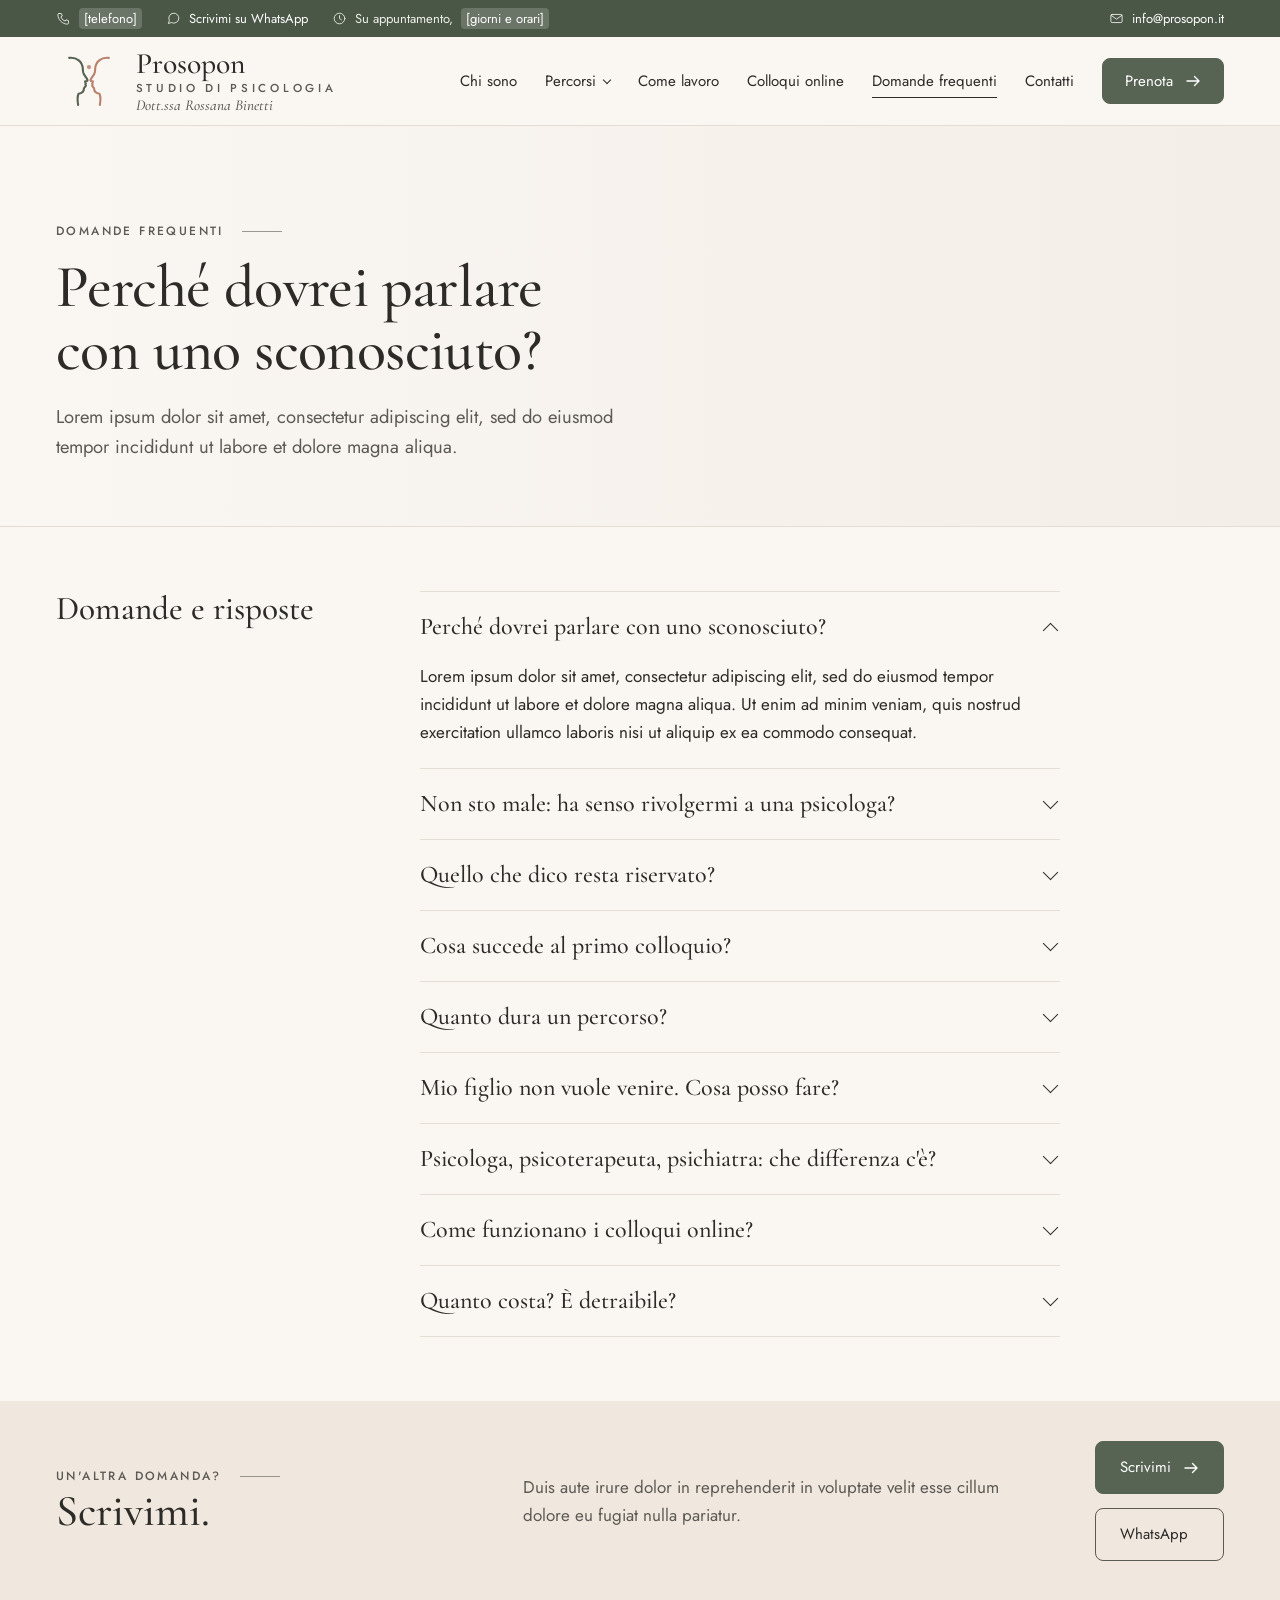
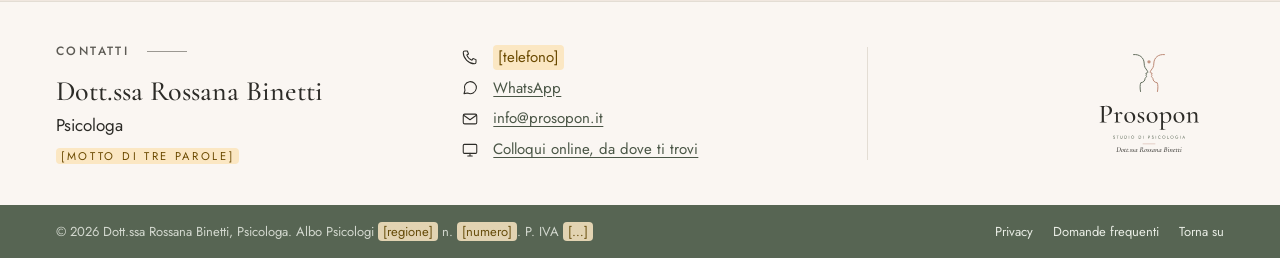
<file: perche-parlarne.html>
<!doctype html>
<html lang="it">
<head>
  <meta charset="utf-8">
  <meta name="viewport" content="width=device-width, initial-scale=1">
  <title>Domande frequenti – Prosopon, Dott.ssa Rossana Binetti</title>
  <meta name="description" content="Le domande più comuni prima di rivolgersi a una psicologa.">
  <meta name="theme-color" content="#faf6f2">
  <link rel="icon" href="assets/prosopon-marchio.svg" type="image/svg+xml">
  <link rel="stylesheet" href="assets/style.css?v=dad93ff1">
</head>
<body>

<a class="salta" href="#contenuto">Vai al contenuto</a>

<div class="barra-alta">
  <div class="contenitore">
    <ul>
      <li><svg viewBox="0 0 24 24" aria-hidden="true"><path d="M5 4h3.5l1.5 4-2.2 1.4a11 11 0 0 0 6.8 6.8L16 14l4 1.5V19a2 2 0 0 1-2 2C10.3 21 3 13.7 3 6a2 2 0 0 1 2-2Z"/></svg> <span class="da-completare">[telefono]</span></li>
      <li><svg viewBox="0 0 24 24" aria-hidden="true"><path d="M4 19.5 5.3 15A8 8 0 1 1 9 18.7Z"/></svg> <a href="https://wa.me/390000000000?text=Buongiorno%20dottoressa%2C%20vorrei%20qualche%20informazione%20per%20fissare%20un%20primo%20colloquio.">Scrivimi su WhatsApp</a></li>
      <li class="solo-largo"><svg viewBox="0 0 24 24" aria-hidden="true"><circle cx="12" cy="12" r="8.5"/><path d="M12 7.5V12l3 2"/></svg> Su appuntamento, <span class="da-completare">[giorni e orari]</span></li>
    </ul>
    <span class="solo-largo"><svg viewBox="0 0 24 24" aria-hidden="true"><rect x="3" y="5.5" width="18" height="13" rx="2"/><path d="m3.5 7 8.5 6 8.5-6"/></svg> <a href="mailto:info@prosopon.it">info@prosopon.it</a></span>
  </div>
</div>

<header class="top">
  <div class="contenitore">
    <a class="firma" href="index.html">
      <img src="assets/prosopon-marchio.svg" alt="" width="66" height="54">
      <span class="firma-nome">Prosopon<small>Studio di psicologia</small><em>Dott.ssa Rossana Binetti</em></span>
    </a>
    <button class="apri-menu" type="button" aria-expanded="false" aria-controls="menu-principale">
      <span></span><span></span><span></span><span class="sr">Menu</span>
    </button>
    <nav aria-label="Menu principale" id="menu-principale">
      <ul class="menu">
        <li><a href="chi-sono.html">Chi sono</a></li>
        <li class="con-sottomenu">
          <a href="percorsi.html">Percorsi</a>
          <ul class="sottomenu">
            <li><a href="percorsi.html#sostegno">Sostegno psicologico</a></li>
            <li><a href="percorsi.html#crescita">Crescita e benessere</a></li>
            <li><a href="adolescenti.html">Adolescenti e famiglie</a></li>
            <li><a href="aziende.html">Aziende</a></li>
          </ul>
        </li>
        <li><a href="come-lavoro.html">Come lavoro</a></li>
        <li><a href="online.html">Colloqui online</a></li>
        <li><a href="perche-parlarne.html" aria-current="page">Domande frequenti</a></li>
        <li><a href="contatti.html">Contatti</a></li>
        <li><a class="azione" href="prenota.html">Prenota <svg viewBox="0 0 16 16" fill="none" stroke="currentColor" stroke-width="1.4" stroke-linecap="round" stroke-linejoin="round" aria-hidden="true"><path d="M2 8h12M9.5 3.5 14 8l-4.5 4.5"/></svg></a></li>
      </ul>
    </nav>
  </div>
</header>

<main id="contenuto">
  <section class="apertura-interna">
    <div class="contenitore">
      <p class="etichetta">Domande frequenti</p>
      <h1>Perché dovrei parlare con uno sconosciuto?</h1>
      <p class="sotto">Lorem ipsum dolor sit amet, consectetur adipiscing elit, sed do eiusmod tempor incididunt ut labore et dolore magna aliqua.</p>
    </div>
  </section>
  <div class="contenitore">

    <section class="blocco">
      <h2>Domande e risposte</h2>
      <div class="testo">
        <div class="domande">
        <details class="domanda" open>
          <summary>Perché dovrei parlare con uno sconosciuto?</summary>
          <div class="risposta">
            <p>Lorem ipsum dolor sit amet, consectetur adipiscing elit, sed do eiusmod tempor incididunt ut labore et dolore magna aliqua. Ut enim ad minim veniam, quis nostrud exercitation ullamco laboris nisi ut aliquip ex ea commodo consequat.</p>
          </div>
        </details>
        <details class="domanda">
          <summary>Non sto male: ha senso rivolgermi a una psicologa?</summary>
          <div class="risposta">
            <p>Ut enim ad minim veniam, quis nostrud exercitation ullamco laboris nisi ut aliquip ex ea commodo consequat. Duis aute irure dolor in reprehenderit in voluptate velit esse cillum dolore eu fugiat nulla pariatur.</p>
          </div>
        </details>
        <details class="domanda">
          <summary>Quello che dico resta riservato?</summary>
          <div class="risposta">
            <p>Duis aute irure dolor in reprehenderit in voluptate velit esse cillum dolore eu fugiat nulla pariatur. Excepteur sint occaecat cupidatat non proident, sunt in culpa qui officia deserunt mollit anim id est laborum.</p>
          </div>
        </details>
        <details class="domanda">
          <summary>Cosa succede al primo colloquio?</summary>
          <div class="risposta">
            <p>Excepteur sint occaecat cupidatat non proident, sunt in culpa qui officia deserunt mollit anim id est laborum. Curabitur pretium tincidunt lacus, nulla gravida orci a odio, nullam varius turpis et commodo pharetra.</p>
          </div>
        </details>
        <details class="domanda">
          <summary>Quanto dura un percorso?</summary>
          <div class="risposta">
            <p>Curabitur pretium tincidunt lacus, nulla gravida orci a odio, nullam varius turpis et commodo pharetra. Integer in mauris eu nibh euismod gravida, duis ac tellus et risus vulputate vehicula.</p>
          </div>
        </details>
        <details class="domanda">
          <summary>Mio figlio non vuole venire. Cosa posso fare?</summary>
          <div class="risposta">
            <p>Integer in mauris eu nibh euismod gravida, duis ac tellus et risus vulputate vehicula. Lorem ipsum dolor sit amet, consectetur adipiscing elit, sed do eiusmod tempor incididunt ut labore et dolore magna aliqua.</p>
          </div>
        </details>
        <details class="domanda">
          <summary>Psicologa, psicoterapeuta, psichiatra: che differenza c'è?</summary>
          <div class="risposta">
            <p>Lorem ipsum dolor sit amet, consectetur adipiscing elit, sed do eiusmod tempor incididunt ut labore et dolore magna aliqua. Ut enim ad minim veniam, quis nostrud exercitation ullamco laboris nisi ut aliquip ex ea commodo consequat.</p>
          </div>
        </details>
        <details class="domanda">
          <summary>Come funzionano i colloqui online?</summary>
          <div class="risposta">
            <p>Ut enim ad minim veniam, quis nostrud exercitation ullamco laboris nisi ut aliquip ex ea commodo consequat. Duis aute irure dolor in reprehenderit in voluptate velit esse cillum dolore eu fugiat nulla pariatur.</p>
          </div>
        </details>
        <details class="domanda">
          <summary>Quanto costa? È detraibile?</summary>
          <div class="risposta">
            <p>Duis aute irure dolor in reprehenderit in voluptate velit esse cillum dolore eu fugiat nulla pariatur. Excepteur sint occaecat cupidatat non proident, sunt in culpa qui officia deserunt mollit anim id est laborum.</p>
          </div>
        </details>
        </div>
      </div>
    </section>

  </div>
  <section class="fascia-sabbia">
    <div class="contenitore">
      <div>
        <p class="etichetta">Un'altra domanda?</p>
        <h2>Scrivimi.</h2>
      </div>
      <p>Duis aute irure dolor in reprehenderit in voluptate velit esse cillum dolore eu fugiat nulla pariatur.</p>
      <div class="azioni"><a class="azione" href="contatti.html">Scrivimi <svg viewBox="0 0 16 16" fill="none" stroke="currentColor" stroke-width="1.4" stroke-linecap="round" stroke-linejoin="round" aria-hidden="true"><path d="M2 8h12M9.5 3.5 14 8l-4.5 4.5"/></svg></a> <a class="azione leggera" href="https://wa.me/390000000000?text=Buongiorno%20dottoressa%2C%20vorrei%20qualche%20informazione%20per%20fissare%20un%20primo%20colloquio.">WhatsApp</a></div>
    </div>
  </section>
  <div class="contenitore">

  </div>
</main>

<footer>
  <section class="piede-contatti" aria-label="Contatti">
    <div class="contenitore">
      <div>
        <p class="etichetta">Contatti</p>
        <p class="nome">Dott.ssa Rossana Binetti</p>
        <p class="ruolo">Psicologa</p>
        <p class="motto"><span class="da-completare">[motto di tre parole]</span></p>
      </div>
      <ul>
        <li><svg viewBox="0 0 24 24" aria-hidden="true"><path d="M5 4h3.5l1.5 4-2.2 1.4a11 11 0 0 0 6.8 6.8L16 14l4 1.5V19a2 2 0 0 1-2 2C10.3 21 3 13.7 3 6a2 2 0 0 1 2-2Z"/></svg> <span class="da-completare">[telefono]</span></li>
        <li><svg viewBox="0 0 24 24" aria-hidden="true"><path d="M4 19.5 5.3 15A8 8 0 1 1 9 18.7Z"/></svg> <a href="https://wa.me/390000000000?text=Buongiorno%20dottoressa%2C%20vorrei%20qualche%20informazione%20per%20fissare%20un%20primo%20colloquio.">WhatsApp</a></li>
        <li><svg viewBox="0 0 24 24" aria-hidden="true"><rect x="3" y="5.5" width="18" height="13" rx="2"/><path d="m3.5 7 8.5 6 8.5-6"/></svg> <a href="mailto:info@prosopon.it">info@prosopon.it</a></li>
        <li><svg viewBox="0 0 24 24" aria-hidden="true"><rect x="3" y="4.5" width="18" height="12" rx="1.5"/><path d="M9 20h6M12 16.5V20"/></svg> <a href="online.html">Colloqui online, da dove ti trovi</a></li>
      </ul>
      <div class="logo-piede">
        <img src="assets/prosopon-logo.svg" alt="Prosopon – Studio di Psicologia, Dott.ssa Rossana Binetti" width="520" height="392">
      </div>
    </div>
  </section>
  <div class="barra">
    <div class="contenitore">
      <span class="albo">© 2026 Dott.ssa Rossana Binetti, Psicologa. Albo Psicologi <span class="da-completare">[regione]</span> n. <span class="da-completare">[numero]</span>. P. IVA <span class="da-completare">[…]</span></span>
      <ul>
        <li><a href="privacy.html">Privacy</a></li>
        <li><a href="perche-parlarne.html">Domande frequenti</a></li>
        <li><a href="#contenuto">Torna su</a></li>
      </ul>
    </div>
  </div>
</footer>

<script>
  (function () {
    var b = document.querySelector('.apri-menu');
    if (!b) return;
    b.addEventListener('click', function () {
      var aperto = b.getAttribute('aria-expanded') === 'true';
      b.setAttribute('aria-expanded', String(!aperto));
      document.querySelector('.top').classList.toggle('menu-aperto', !aperto);
    });
  })();
</script>
</body>
</html>
</file>
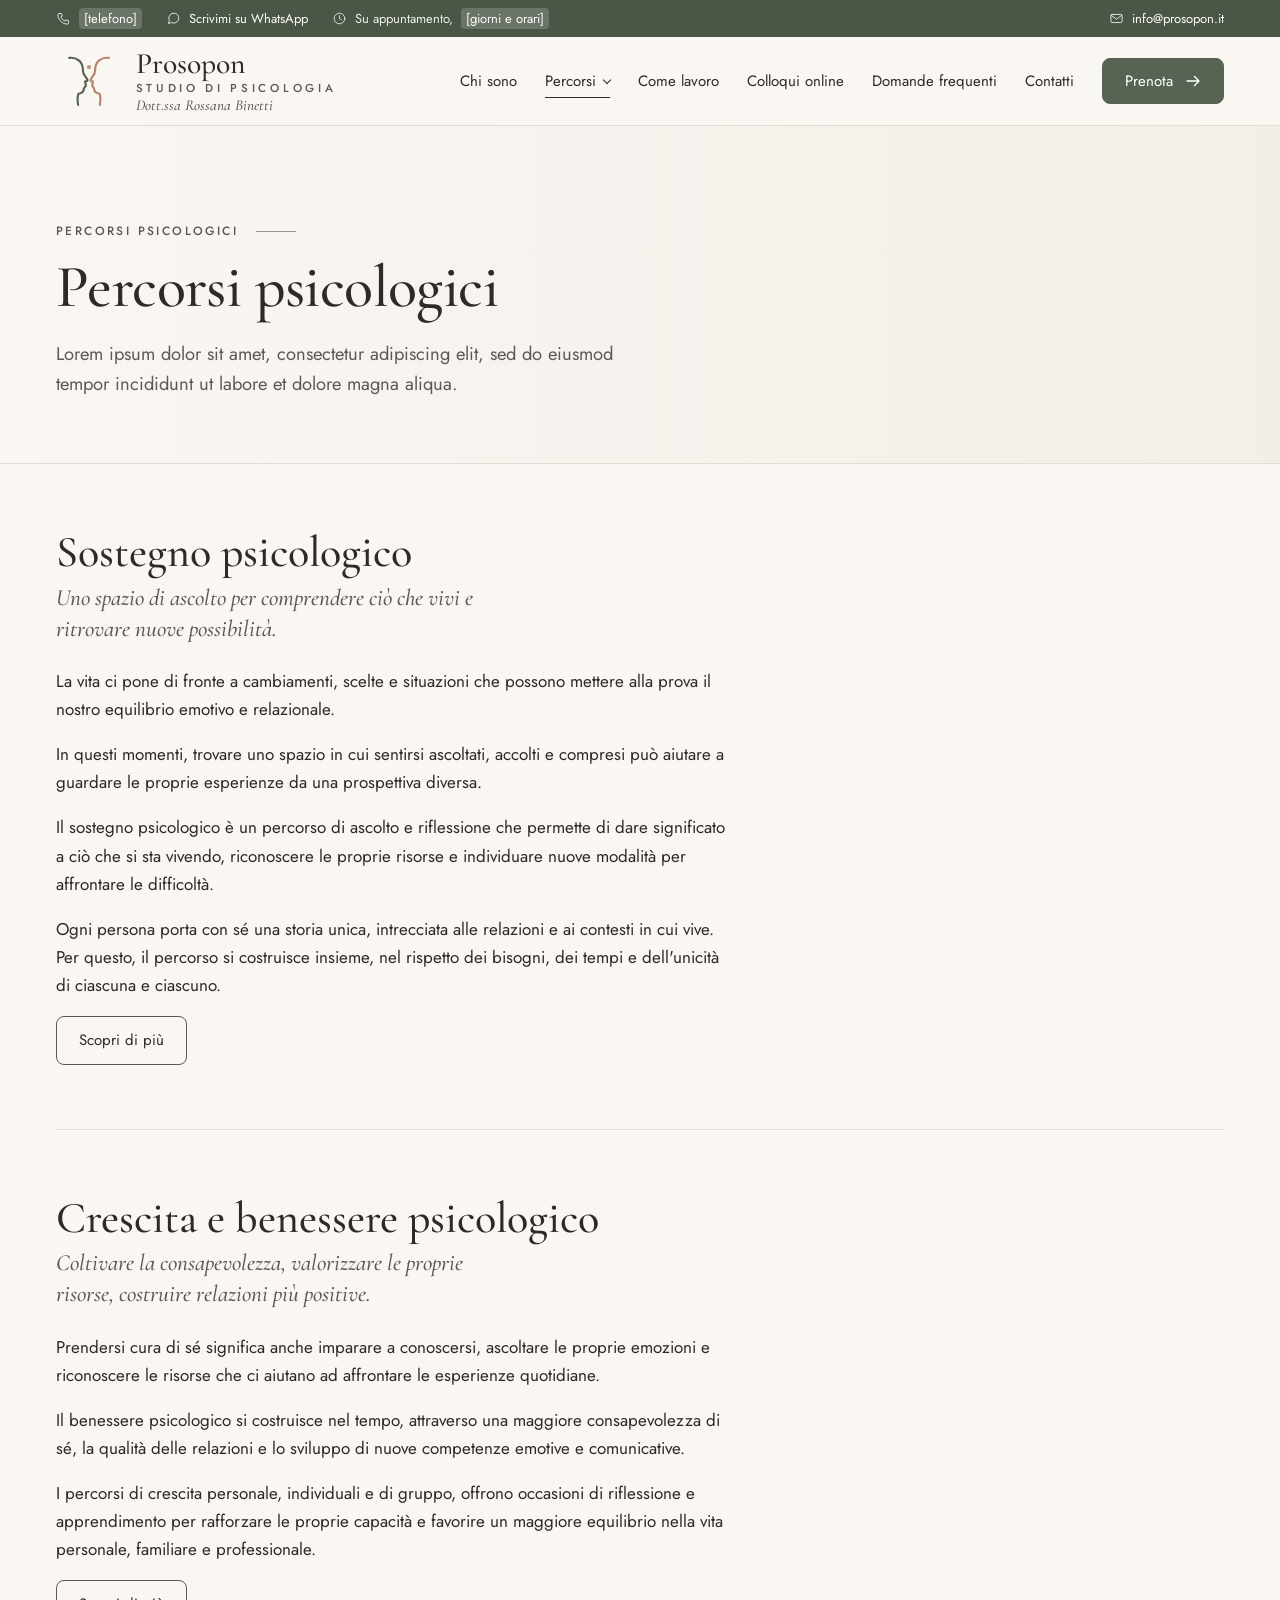
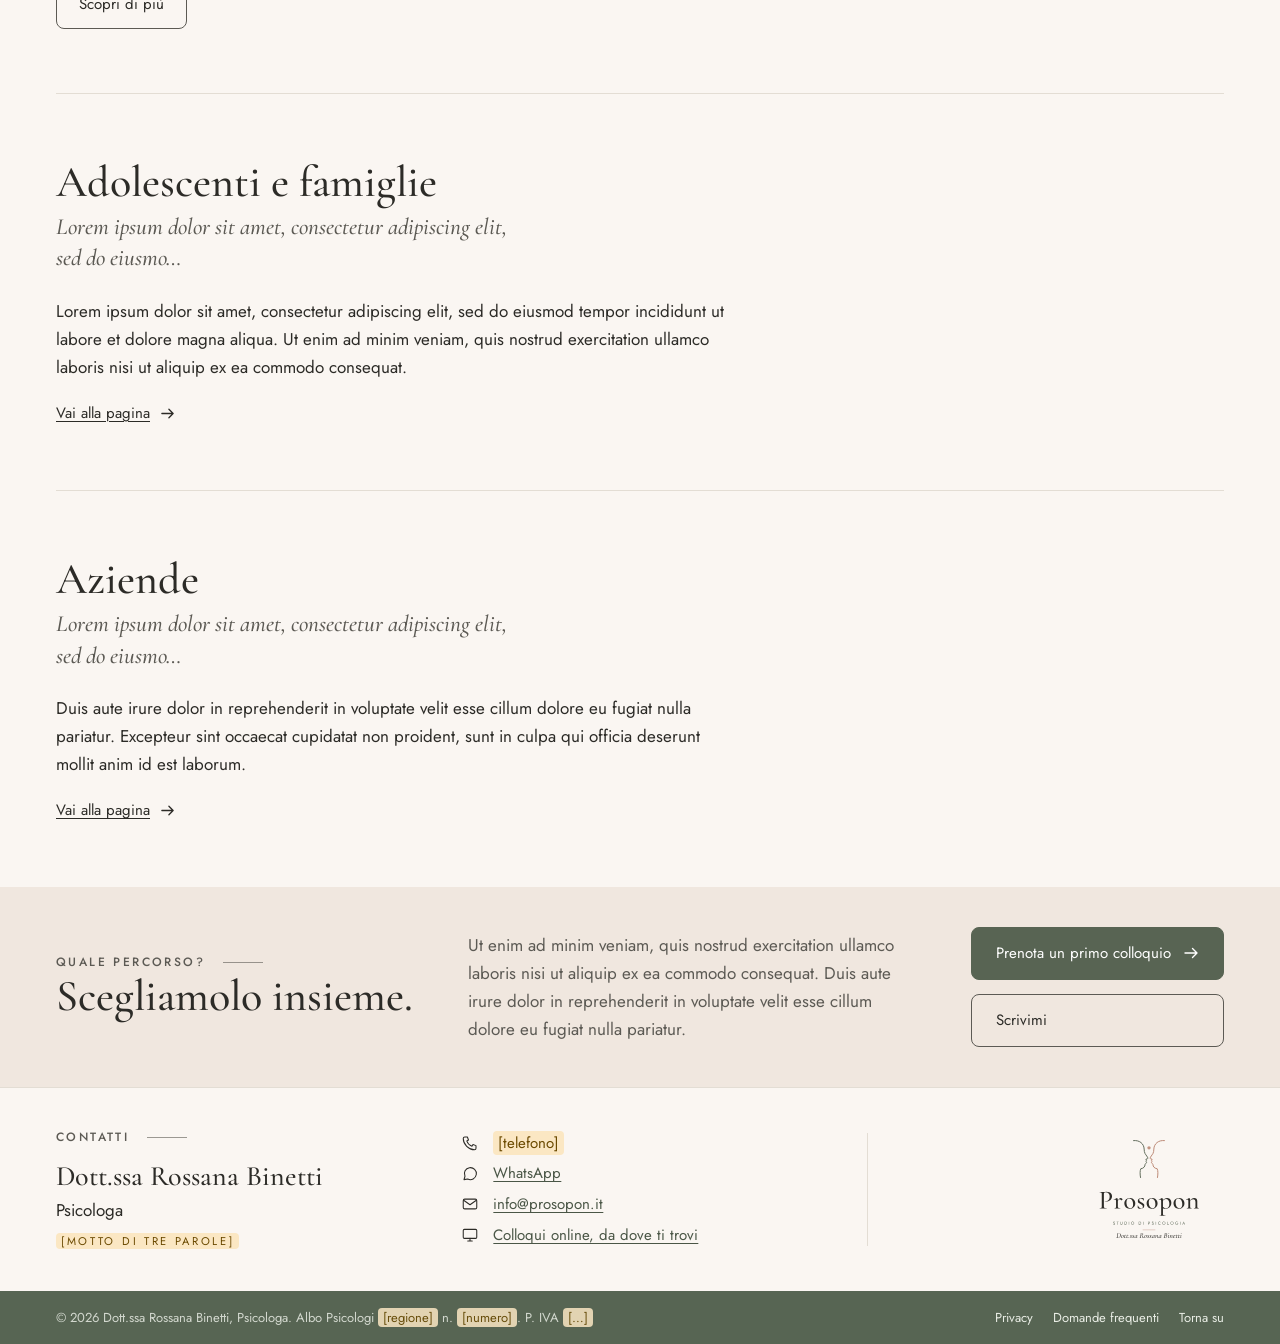
<file: percorsi.html>
<!doctype html>
<html lang="it">
<head>
  <meta charset="utf-8">
  <meta name="viewport" content="width=device-width, initial-scale=1">
  <title>Percorsi psicologici – Prosopon, Dott.ssa Rossana Binetti</title>
  <meta name="description" content="Sostegno psicologico, crescita e benessere, adolescenti e famiglie, aziende.">
  <meta name="theme-color" content="#faf6f2">
  <link rel="icon" href="assets/prosopon-marchio.svg" type="image/svg+xml">
  <link rel="stylesheet" href="assets/style.css?v=dad93ff1">
</head>
<body>

<a class="salta" href="#contenuto">Vai al contenuto</a>

<div class="barra-alta">
  <div class="contenitore">
    <ul>
      <li><svg viewBox="0 0 24 24" aria-hidden="true"><path d="M5 4h3.5l1.5 4-2.2 1.4a11 11 0 0 0 6.8 6.8L16 14l4 1.5V19a2 2 0 0 1-2 2C10.3 21 3 13.7 3 6a2 2 0 0 1 2-2Z"/></svg> <span class="da-completare">[telefono]</span></li>
      <li><svg viewBox="0 0 24 24" aria-hidden="true"><path d="M4 19.5 5.3 15A8 8 0 1 1 9 18.7Z"/></svg> <a href="https://wa.me/390000000000?text=Buongiorno%20dottoressa%2C%20vorrei%20qualche%20informazione%20per%20fissare%20un%20primo%20colloquio.">Scrivimi su WhatsApp</a></li>
      <li class="solo-largo"><svg viewBox="0 0 24 24" aria-hidden="true"><circle cx="12" cy="12" r="8.5"/><path d="M12 7.5V12l3 2"/></svg> Su appuntamento, <span class="da-completare">[giorni e orari]</span></li>
    </ul>
    <span class="solo-largo"><svg viewBox="0 0 24 24" aria-hidden="true"><rect x="3" y="5.5" width="18" height="13" rx="2"/><path d="m3.5 7 8.5 6 8.5-6"/></svg> <a href="mailto:info@prosopon.it">info@prosopon.it</a></span>
  </div>
</div>

<header class="top">
  <div class="contenitore">
    <a class="firma" href="index.html">
      <img src="assets/prosopon-marchio.svg" alt="" width="66" height="54">
      <span class="firma-nome">Prosopon<small>Studio di psicologia</small><em>Dott.ssa Rossana Binetti</em></span>
    </a>
    <button class="apri-menu" type="button" aria-expanded="false" aria-controls="menu-principale">
      <span></span><span></span><span></span><span class="sr">Menu</span>
    </button>
    <nav aria-label="Menu principale" id="menu-principale">
      <ul class="menu">
        <li><a href="chi-sono.html">Chi sono</a></li>
        <li class="con-sottomenu">
          <a href="percorsi.html" aria-current="page">Percorsi</a>
          <ul class="sottomenu">
            <li><a href="percorsi.html#sostegno">Sostegno psicologico</a></li>
            <li><a href="percorsi.html#crescita">Crescita e benessere</a></li>
            <li><a href="adolescenti.html">Adolescenti e famiglie</a></li>
            <li><a href="aziende.html">Aziende</a></li>
          </ul>
        </li>
        <li><a href="come-lavoro.html">Come lavoro</a></li>
        <li><a href="online.html">Colloqui online</a></li>
        <li><a href="perche-parlarne.html">Domande frequenti</a></li>
        <li><a href="contatti.html">Contatti</a></li>
        <li><a class="azione" href="prenota.html">Prenota <svg viewBox="0 0 16 16" fill="none" stroke="currentColor" stroke-width="1.4" stroke-linecap="round" stroke-linejoin="round" aria-hidden="true"><path d="M2 8h12M9.5 3.5 14 8l-4.5 4.5"/></svg></a></li>
      </ul>
    </nav>
  </div>
</header>

<main id="contenuto">
  <section class="apertura-interna">
    <div class="contenitore">
      <p class="etichetta">Percorsi psicologici</p>
      <h1>Percorsi psicologici</h1>
      <p class="sotto">Lorem ipsum dolor sit amet, consectetur adipiscing elit, sed do eiusmod tempor incididunt ut labore et dolore magna aliqua.</p>
    </div>
  </section>
  <div class="contenitore">

    <section class="percorso" id="sostegno">
      <h2>Sostegno psicologico</h2>
      <p class="sottotitolo">Uno spazio di ascolto per comprendere ciò che vivi e ritrovare nuove possibilità.</p>
      <div class="testo">
        <p>La vita ci pone di fronte a cambiamenti, scelte e situazioni che possono mettere alla prova il nostro equilibrio emotivo e relazionale.</p>
        <p>In questi momenti, trovare uno spazio in cui sentirsi ascoltati, accolti e compresi può aiutare a guardare le proprie esperienze da una prospettiva diversa.</p>
        <p>Il sostegno psicologico è un percorso di ascolto e riflessione che permette di dare significato a ciò che si sta vivendo, riconoscere le proprie risorse e individuare nuove modalità per affrontare le difficoltà.</p>
        <p>Ogni persona porta con sé una storia unica, intrecciata alle relazioni e ai contesti in cui vive. Per questo, il percorso si costruisce insieme, nel rispetto dei bisogni, dei tempi e dell'unicità di ciascuna e ciascuno.</p>
        <details class="apri-chiudi">
          <summary><span class="apri">Scopri di più</span><span class="chiudi">Chiudi</span></summary>
          <div class="dettaglio">
            <h3>Ambiti di sostegno</h3>
        <ul class="ambiti">
          <li><strong>Difficoltà emotive e relazionali</strong>Ansia, stress, insicurezza e momenti di disagio personale.</li>
          <li><strong>Adolescenza e giovani adulti e adulte</strong>Identità, autostima, relazioni, difficoltà scolastiche e cambiamenti evolutivi.</li>
          <li><strong>Genitorialità e relazioni familiari</strong>Difficoltà educative, comunicazione e cambiamenti negli equilibri familiari.</li>
          <li><strong>Cambiamenti e transizioni di vita</strong>Scelte personali, passaggi professionali e ridefinizione dei propri ruoli.</li>
          <li><strong>Separazioni, perdite e momenti critici</strong>Sostegno nell'affrontare esperienze di cambiamento, vulnerabilità e lutto.</li>
        </ul>
            <p class="chiusa">L'obiettivo non è offrire risposte già definite, ma accompagnare ogni persona nella ricerca delle proprie.</p>
          </div>
        </details>
      </div>
    </section>

    <section class="percorso" id="crescita">
      <h2>Crescita e benessere psicologico</h2>
      <p class="sottotitolo">Coltivare la consapevolezza, valorizzare le proprie risorse, costruire relazioni più positive.</p>
      <div class="testo">
        <p>Prendersi cura di sé significa anche imparare a conoscersi, ascoltare le proprie emozioni e riconoscere le risorse che ci aiutano ad affrontare le esperienze quotidiane.</p>
        <p>Il benessere psicologico si costruisce nel tempo, attraverso una maggiore consapevolezza di sé, la qualità delle relazioni e lo sviluppo di nuove competenze emotive e comunicative.</p>
        <p>I percorsi di crescita personale, individuali e di gruppo, offrono occasioni di riflessione e apprendimento per rafforzare le proprie capacità e favorire un maggiore equilibrio nella vita personale, familiare e professionale.</p>
        <details class="apri-chiudi">
          <summary><span class="apri">Scopri di più</span><span class="chiudi">Chiudi</span></summary>
          <div class="dettaglio">
            <h3>Percorsi e attività</h3>
        <ul class="ambiti">
          <li><strong>Consapevolezza e gestione delle emozioni</strong>Riconoscere le proprie emozioni, comprenderne il significato e sviluppare strategie di regolazione emotiva.</li>
          <li><strong>Gestione dello stress e benessere personale</strong>Individuare le fonti di stress e acquisire strumenti per affrontare con maggiore equilibrio le sfide quotidiane.</li>
          <li><strong>Comunicazione e assertività</strong>Imparare a esprimere bisogni e opinioni, favorendo relazioni più autentiche e rispettose.</li>
          <li><strong>Sostegno alle competenze genitoriali</strong>Favorire il dialogo con i figlie e figli comprendere i bisogni emotivi e relazionali nelle diverse fasi della crescita.</li>
          <li><strong>Benessere digitale</strong>Promuovere un rapporto equilibrato e consapevole con le tecnologie, soprattutto durante l'infanzia e l'adolescenza.</li>
          <li><strong>Prevenzione e benessere nelle scuole</strong>Percorsi psicoeducativi dedicati alle emozioni, all'identità, alla gestione dei conflitti e alle relazioni tra pari.</li>
          <li><strong>Formazione per insegnanti ed educatori</strong>Incontri e attività per migliorare la comunicazione, comprendere le dinamiche dei gruppi e promuovere contesti educativi accoglienti.</li>
        </ul>
            <p class="chiusa">La crescita personale non è il tentativo di diventare qualcun altro, ma la possibilità di conoscere meglio sé stessi e valorizzare ciò che si è.</p>
          </div>
        </details>
      </div>
    </section>

    <section class="percorso" id="adolescenti">
      <h2>Adolescenti e famiglie</h2>
      <p class="sottotitolo">Lorem ipsum dolor sit amet, consectetur adipiscing elit, sed do eiusmo…</p>
      <div class="testo">
        <p>Lorem ipsum dolor sit amet, consectetur adipiscing elit, sed do eiusmod tempor incididunt ut labore et dolore magna aliqua. Ut enim ad minim veniam, quis nostrud exercitation ullamco laboris nisi ut aliquip ex ea commodo consequat.</p>
        <a class="collegamento" href="adolescenti.html">Vai alla pagina <svg viewBox="0 0 16 16" fill="none" stroke="currentColor" stroke-width="1.4" stroke-linecap="round" stroke-linejoin="round" aria-hidden="true"><path d="M2 8h12M9.5 3.5 14 8l-4.5 4.5"/></svg></a>
      </div>
    </section>

    <section class="percorso" id="aziende">
      <h2>Aziende</h2>
      <p class="sottotitolo">Lorem ipsum dolor sit amet, consectetur adipiscing elit, sed do eiusmo…</p>
      <div class="testo">
        <p>Duis aute irure dolor in reprehenderit in voluptate velit esse cillum dolore eu fugiat nulla pariatur. Excepteur sint occaecat cupidatat non proident, sunt in culpa qui officia deserunt mollit anim id est laborum.</p>
        <a class="collegamento" href="aziende.html">Vai alla pagina <svg viewBox="0 0 16 16" fill="none" stroke="currentColor" stroke-width="1.4" stroke-linecap="round" stroke-linejoin="round" aria-hidden="true"><path d="M2 8h12M9.5 3.5 14 8l-4.5 4.5"/></svg></a>
      </div>
    </section>

  </div>
  <section class="fascia-sabbia">
    <div class="contenitore">
      <div>
        <p class="etichetta">Quale percorso?</p>
        <h2>Scegliamolo insieme.</h2>
      </div>
      <p>Ut enim ad minim veniam, quis nostrud exercitation ullamco laboris nisi ut aliquip ex ea commodo consequat. Duis aute irure dolor in reprehenderit in voluptate velit esse cillum dolore eu fugiat nulla pariatur.</p>
      <div class="azioni"><a class="azione" href="prenota.html">Prenota un primo colloquio <svg viewBox="0 0 16 16" fill="none" stroke="currentColor" stroke-width="1.4" stroke-linecap="round" stroke-linejoin="round" aria-hidden="true"><path d="M2 8h12M9.5 3.5 14 8l-4.5 4.5"/></svg></a> <a class="azione leggera" href="contatti.html">Scrivimi</a></div>
    </div>
  </section>
  <div class="contenitore">

  </div>
</main>

<footer>
  <section class="piede-contatti" aria-label="Contatti">
    <div class="contenitore">
      <div>
        <p class="etichetta">Contatti</p>
        <p class="nome">Dott.ssa Rossana Binetti</p>
        <p class="ruolo">Psicologa</p>
        <p class="motto"><span class="da-completare">[motto di tre parole]</span></p>
      </div>
      <ul>
        <li><svg viewBox="0 0 24 24" aria-hidden="true"><path d="M5 4h3.5l1.5 4-2.2 1.4a11 11 0 0 0 6.8 6.8L16 14l4 1.5V19a2 2 0 0 1-2 2C10.3 21 3 13.7 3 6a2 2 0 0 1 2-2Z"/></svg> <span class="da-completare">[telefono]</span></li>
        <li><svg viewBox="0 0 24 24" aria-hidden="true"><path d="M4 19.5 5.3 15A8 8 0 1 1 9 18.7Z"/></svg> <a href="https://wa.me/390000000000?text=Buongiorno%20dottoressa%2C%20vorrei%20qualche%20informazione%20per%20fissare%20un%20primo%20colloquio.">WhatsApp</a></li>
        <li><svg viewBox="0 0 24 24" aria-hidden="true"><rect x="3" y="5.5" width="18" height="13" rx="2"/><path d="m3.5 7 8.5 6 8.5-6"/></svg> <a href="mailto:info@prosopon.it">info@prosopon.it</a></li>
        <li><svg viewBox="0 0 24 24" aria-hidden="true"><rect x="3" y="4.5" width="18" height="12" rx="1.5"/><path d="M9 20h6M12 16.5V20"/></svg> <a href="online.html">Colloqui online, da dove ti trovi</a></li>
      </ul>
      <div class="logo-piede">
        <img src="assets/prosopon-logo.svg" alt="Prosopon – Studio di Psicologia, Dott.ssa Rossana Binetti" width="520" height="392">
      </div>
    </div>
  </section>
  <div class="barra">
    <div class="contenitore">
      <span class="albo">© 2026 Dott.ssa Rossana Binetti, Psicologa. Albo Psicologi <span class="da-completare">[regione]</span> n. <span class="da-completare">[numero]</span>. P. IVA <span class="da-completare">[…]</span></span>
      <ul>
        <li><a href="privacy.html">Privacy</a></li>
        <li><a href="perche-parlarne.html">Domande frequenti</a></li>
        <li><a href="#contenuto">Torna su</a></li>
      </ul>
    </div>
  </div>
</footer>

<script>
  (function () {
    var b = document.querySelector('.apri-menu');
    if (!b) return;
    b.addEventListener('click', function () {
      var aperto = b.getAttribute('aria-expanded') === 'true';
      b.setAttribute('aria-expanded', String(!aperto));
      document.querySelector('.top').classList.toggle('menu-aperto', !aperto);
    });
  })();
</script>
</body>
</html>
</file>
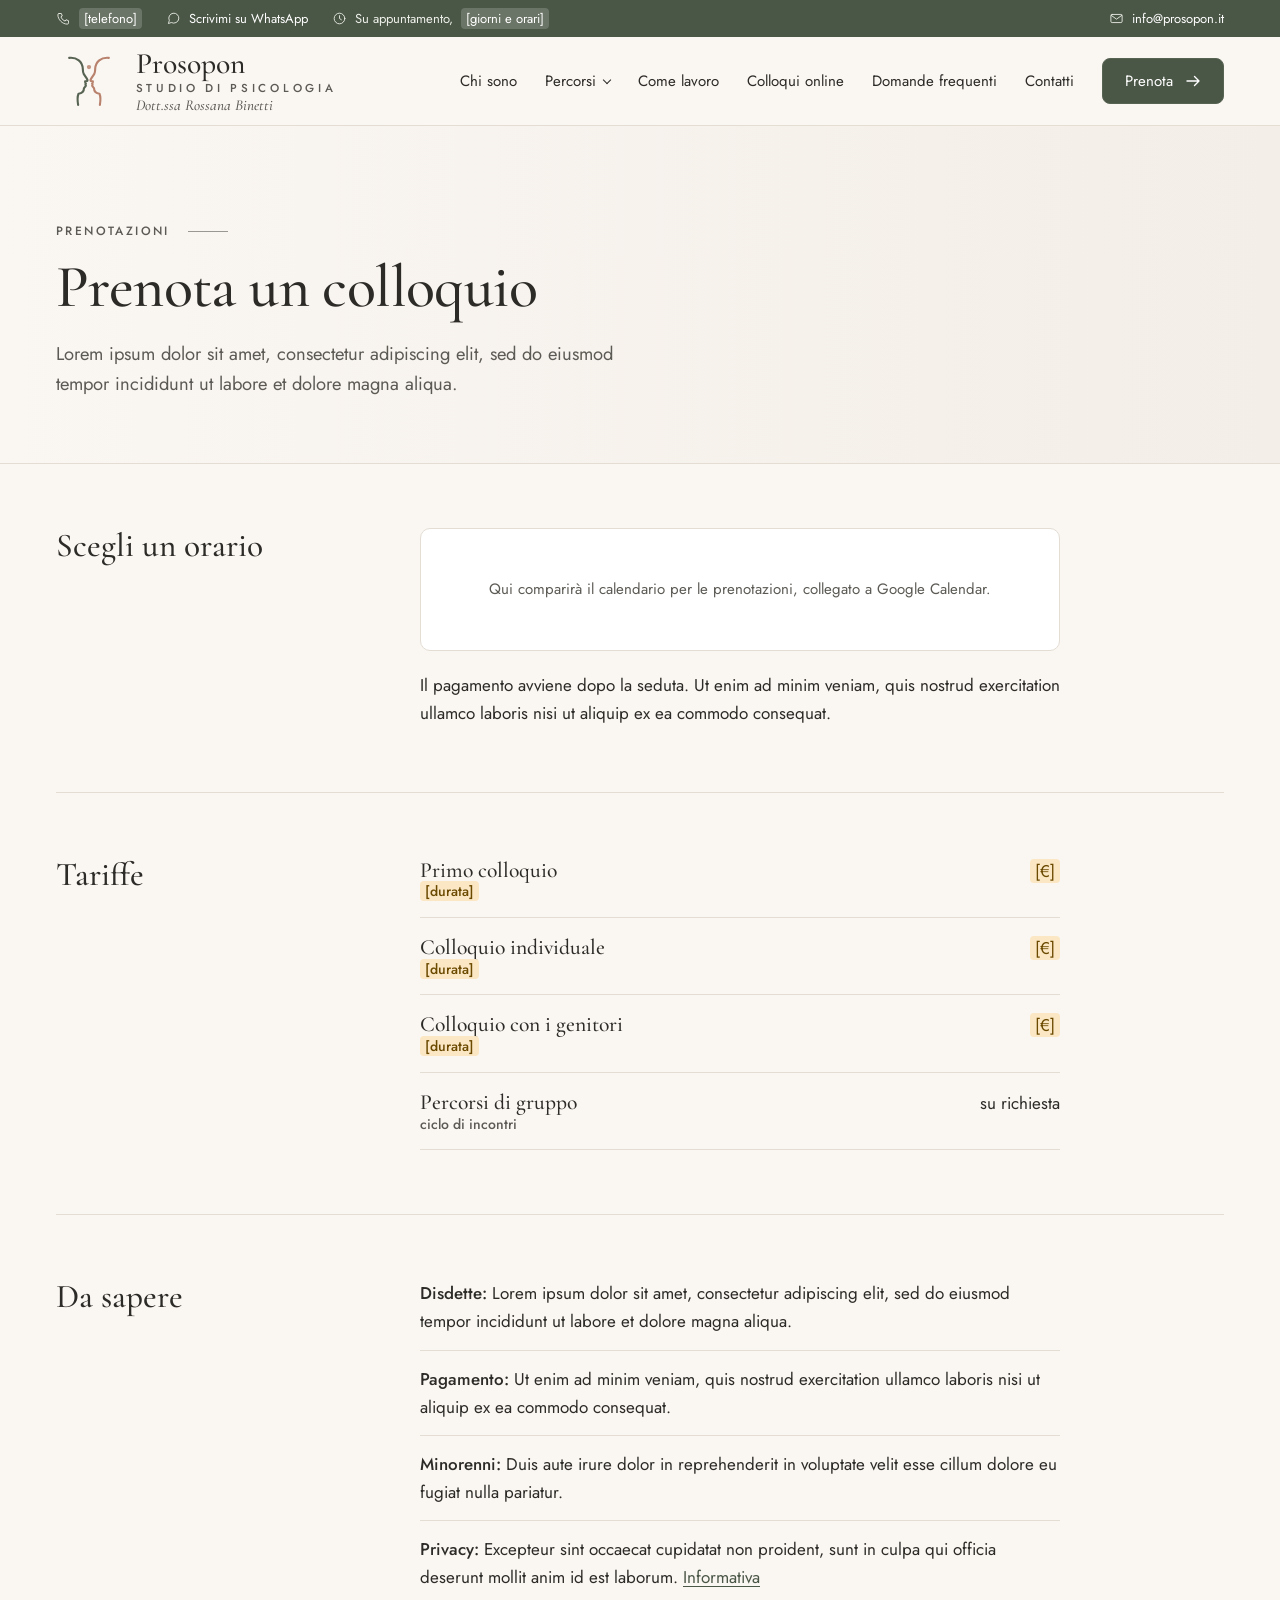
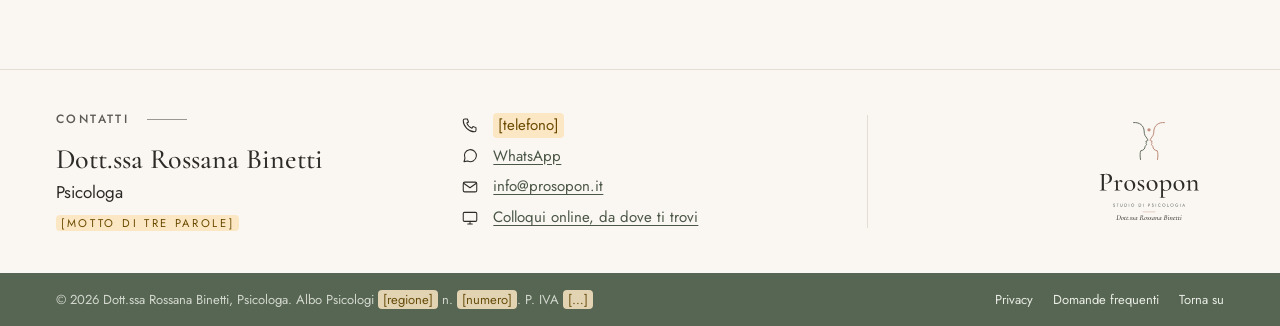
<file: prenota.html>
<!doctype html>
<html lang="it">
<head>
  <meta charset="utf-8">
  <meta name="viewport" content="width=device-width, initial-scale=1">
  <title>Prenota un colloquio – Prosopon, Dott.ssa Rossana Binetti</title>
  <meta name="description" content="Prenota un colloquio online. Tariffe e modalità.">
  <meta name="theme-color" content="#faf6f2">
  <link rel="icon" href="assets/prosopon-marchio.svg" type="image/svg+xml">
  <link rel="stylesheet" href="assets/style.css?v=dad93ff1">
</head>
<body>

<a class="salta" href="#contenuto">Vai al contenuto</a>

<div class="barra-alta">
  <div class="contenitore">
    <ul>
      <li><svg viewBox="0 0 24 24" aria-hidden="true"><path d="M5 4h3.5l1.5 4-2.2 1.4a11 11 0 0 0 6.8 6.8L16 14l4 1.5V19a2 2 0 0 1-2 2C10.3 21 3 13.7 3 6a2 2 0 0 1 2-2Z"/></svg> <span class="da-completare">[telefono]</span></li>
      <li><svg viewBox="0 0 24 24" aria-hidden="true"><path d="M4 19.5 5.3 15A8 8 0 1 1 9 18.7Z"/></svg> <a href="https://wa.me/390000000000?text=Buongiorno%20dottoressa%2C%20vorrei%20qualche%20informazione%20per%20fissare%20un%20primo%20colloquio.">Scrivimi su WhatsApp</a></li>
      <li class="solo-largo"><svg viewBox="0 0 24 24" aria-hidden="true"><circle cx="12" cy="12" r="8.5"/><path d="M12 7.5V12l3 2"/></svg> Su appuntamento, <span class="da-completare">[giorni e orari]</span></li>
    </ul>
    <span class="solo-largo"><svg viewBox="0 0 24 24" aria-hidden="true"><rect x="3" y="5.5" width="18" height="13" rx="2"/><path d="m3.5 7 8.5 6 8.5-6"/></svg> <a href="mailto:info@prosopon.it">info@prosopon.it</a></span>
  </div>
</div>

<header class="top">
  <div class="contenitore">
    <a class="firma" href="index.html">
      <img src="assets/prosopon-marchio.svg" alt="" width="66" height="54">
      <span class="firma-nome">Prosopon<small>Studio di psicologia</small><em>Dott.ssa Rossana Binetti</em></span>
    </a>
    <button class="apri-menu" type="button" aria-expanded="false" aria-controls="menu-principale">
      <span></span><span></span><span></span><span class="sr">Menu</span>
    </button>
    <nav aria-label="Menu principale" id="menu-principale">
      <ul class="menu">
        <li><a href="chi-sono.html">Chi sono</a></li>
        <li class="con-sottomenu">
          <a href="percorsi.html">Percorsi</a>
          <ul class="sottomenu">
            <li><a href="percorsi.html#sostegno">Sostegno psicologico</a></li>
            <li><a href="percorsi.html#crescita">Crescita e benessere</a></li>
            <li><a href="adolescenti.html">Adolescenti e famiglie</a></li>
            <li><a href="aziende.html">Aziende</a></li>
          </ul>
        </li>
        <li><a href="come-lavoro.html">Come lavoro</a></li>
        <li><a href="online.html">Colloqui online</a></li>
        <li><a href="perche-parlarne.html">Domande frequenti</a></li>
        <li><a href="contatti.html">Contatti</a></li>
        <li><a class="azione" href="prenota.html" aria-current="page">Prenota <svg viewBox="0 0 16 16" fill="none" stroke="currentColor" stroke-width="1.4" stroke-linecap="round" stroke-linejoin="round" aria-hidden="true"><path d="M2 8h12M9.5 3.5 14 8l-4.5 4.5"/></svg></a></li>
      </ul>
    </nav>
  </div>
</header>

<main id="contenuto">
  <section class="apertura-interna">
    <div class="contenitore">
      <p class="etichetta">Prenotazioni</p>
      <h1>Prenota un colloquio</h1>
      <p class="sotto">Lorem ipsum dolor sit amet, consectetur adipiscing elit, sed do eiusmod tempor incididunt ut labore et dolore magna aliqua.</p>
    </div>
  </section>
  <div class="contenitore">

    <section class="blocco" id="calendario">
      <h2>Scegli un orario</h2>
      <div class="testo">
        <div class="calendario">
          <!-- Qui va incorporata la pagina di prenotazione di Google Calendar -->
          <div class="calendario-segnaposto">Qui comparirà il calendario per le prenotazioni, collegato a Google Calendar.</div>
        </div>
        <p style="margin-top:1.2em">Il pagamento avviene dopo la seduta. Ut enim ad minim veniam, quis nostrud exercitation ullamco laboris nisi ut aliquip ex ea commodo consequat.</p>
      </div>
    </section>

    <section class="blocco">
      <h2>Tariffe</h2>
      <div class="testo">
        <table class="tariffe">
          <tbody>
            <tr><th scope="row">Primo colloquio<span class="nota"><span class="da-completare">[durata]</span></span></th><td class="prezzo"><span class="da-completare">[€]</span></td></tr>
            <tr><th scope="row">Colloquio individuale<span class="nota"><span class="da-completare">[durata]</span></span></th><td class="prezzo"><span class="da-completare">[€]</span></td></tr>
            <tr><th scope="row">Colloquio con i genitori<span class="nota"><span class="da-completare">[durata]</span></span></th><td class="prezzo"><span class="da-completare">[€]</span></td></tr>
            <tr><th scope="row">Percorsi di gruppo<span class="nota">ciclo di incontri</span></th><td class="prezzo">su richiesta</td></tr>
          </tbody>
        </table>
      </div>
    </section>

    <section class="blocco">
      <h2>Da sapere</h2>
      <div class="testo">
        <ul class="lista">
          <li><strong>Disdette:</strong> Lorem ipsum dolor sit amet, consectetur adipiscing elit, sed do eiusmod tempor incididunt ut labore et dolore magna aliqua.</li>
          <li><strong>Pagamento:</strong> Ut enim ad minim veniam, quis nostrud exercitation ullamco laboris nisi ut aliquip ex ea commodo consequat.</li>
          <li><strong>Minorenni:</strong> Duis aute irure dolor in reprehenderit in voluptate velit esse cillum dolore eu fugiat nulla pariatur.</li>
          <li><strong>Privacy:</strong> Excepteur sint occaecat cupidatat non proident, sunt in culpa qui officia deserunt mollit anim id est laborum. <a href="privacy.html">Informativa</a></li>
        </ul>
      </div>
    </section>

  </div>
</main>

<footer>
  <section class="piede-contatti" aria-label="Contatti">
    <div class="contenitore">
      <div>
        <p class="etichetta">Contatti</p>
        <p class="nome">Dott.ssa Rossana Binetti</p>
        <p class="ruolo">Psicologa</p>
        <p class="motto"><span class="da-completare">[motto di tre parole]</span></p>
      </div>
      <ul>
        <li><svg viewBox="0 0 24 24" aria-hidden="true"><path d="M5 4h3.5l1.5 4-2.2 1.4a11 11 0 0 0 6.8 6.8L16 14l4 1.5V19a2 2 0 0 1-2 2C10.3 21 3 13.7 3 6a2 2 0 0 1 2-2Z"/></svg> <span class="da-completare">[telefono]</span></li>
        <li><svg viewBox="0 0 24 24" aria-hidden="true"><path d="M4 19.5 5.3 15A8 8 0 1 1 9 18.7Z"/></svg> <a href="https://wa.me/390000000000?text=Buongiorno%20dottoressa%2C%20vorrei%20qualche%20informazione%20per%20fissare%20un%20primo%20colloquio.">WhatsApp</a></li>
        <li><svg viewBox="0 0 24 24" aria-hidden="true"><rect x="3" y="5.5" width="18" height="13" rx="2"/><path d="m3.5 7 8.5 6 8.5-6"/></svg> <a href="mailto:info@prosopon.it">info@prosopon.it</a></li>
        <li><svg viewBox="0 0 24 24" aria-hidden="true"><rect x="3" y="4.5" width="18" height="12" rx="1.5"/><path d="M9 20h6M12 16.5V20"/></svg> <a href="online.html">Colloqui online, da dove ti trovi</a></li>
      </ul>
      <div class="logo-piede">
        <img src="assets/prosopon-logo.svg" alt="Prosopon – Studio di Psicologia, Dott.ssa Rossana Binetti" width="520" height="392">
      </div>
    </div>
  </section>
  <div class="barra">
    <div class="contenitore">
      <span class="albo">© 2026 Dott.ssa Rossana Binetti, Psicologa. Albo Psicologi <span class="da-completare">[regione]</span> n. <span class="da-completare">[numero]</span>. P. IVA <span class="da-completare">[…]</span></span>
      <ul>
        <li><a href="privacy.html">Privacy</a></li>
        <li><a href="perche-parlarne.html">Domande frequenti</a></li>
        <li><a href="#contenuto">Torna su</a></li>
      </ul>
    </div>
  </div>
</footer>

<script>
  (function () {
    var b = document.querySelector('.apri-menu');
    if (!b) return;
    b.addEventListener('click', function () {
      var aperto = b.getAttribute('aria-expanded') === 'true';
      b.setAttribute('aria-expanded', String(!aperto));
      document.querySelector('.top').classList.toggle('menu-aperto', !aperto);
    });
  })();
</script>
</body>
</html>
</file>
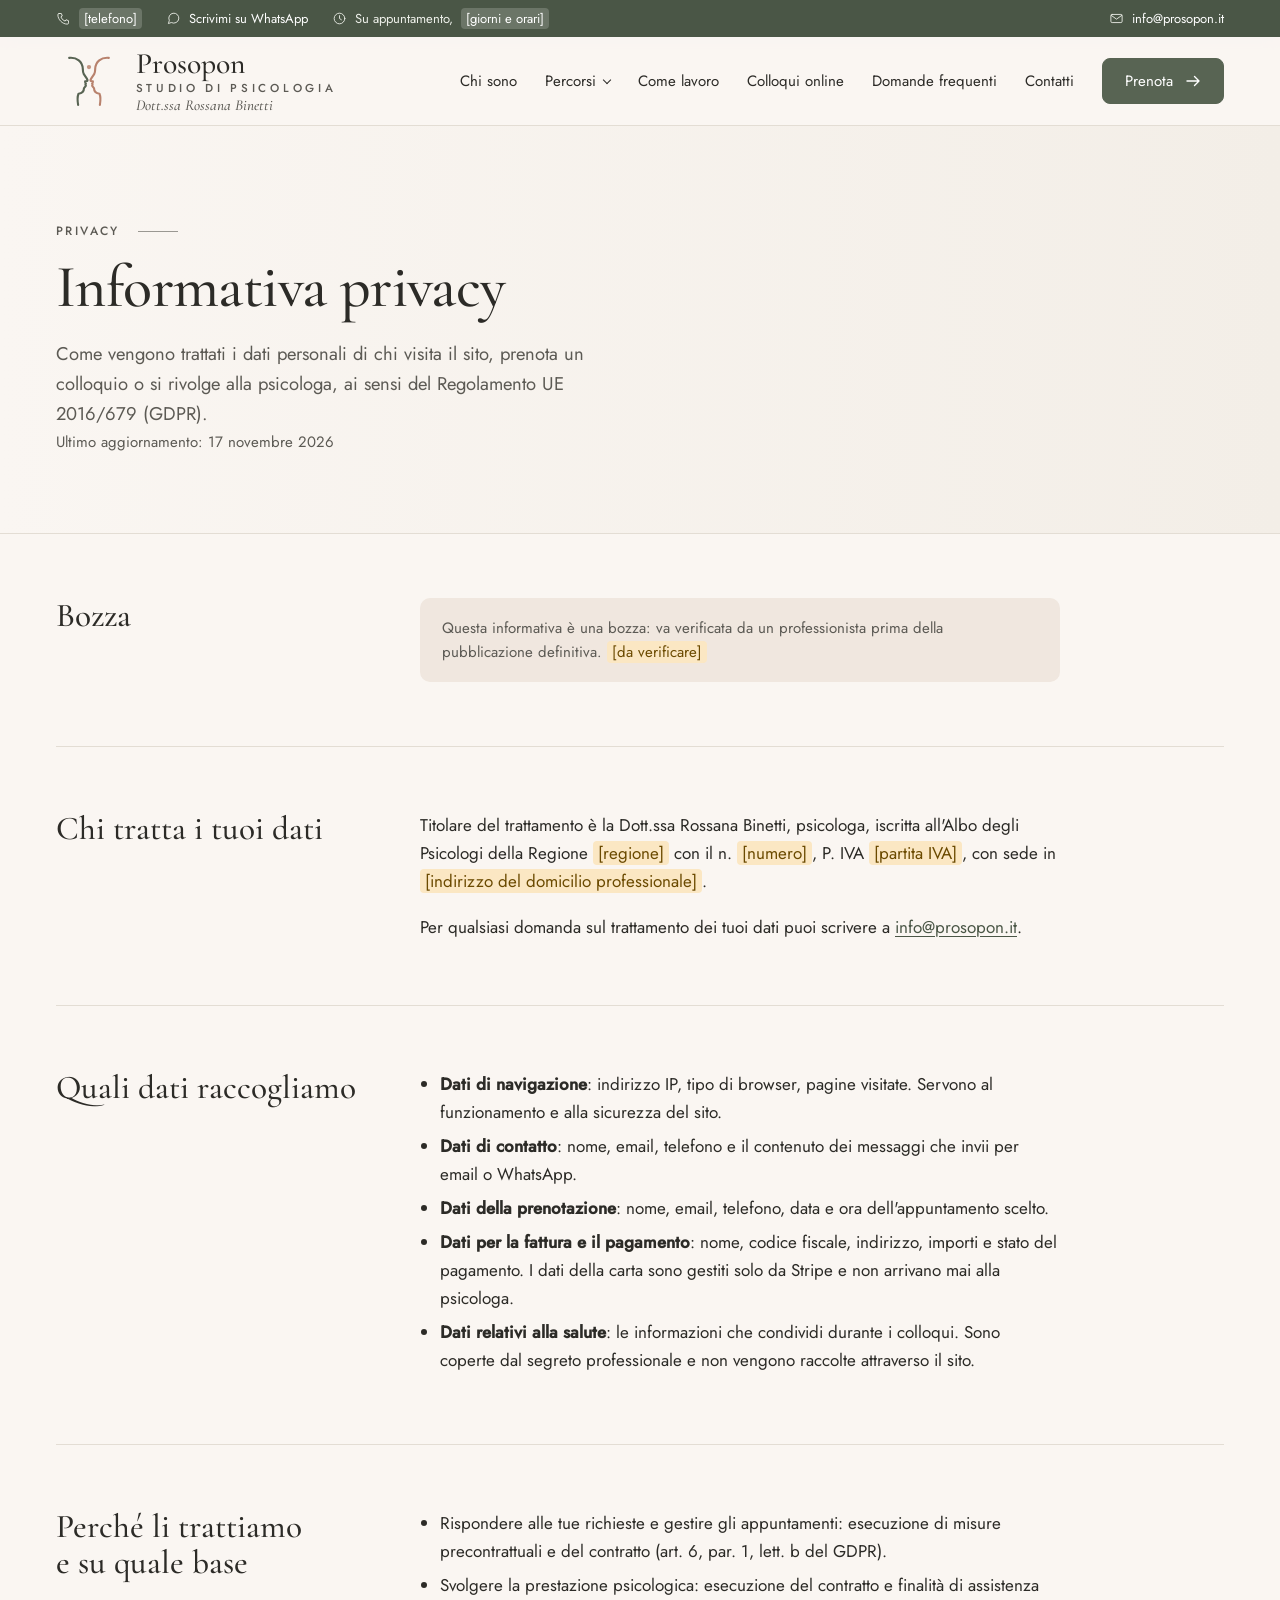
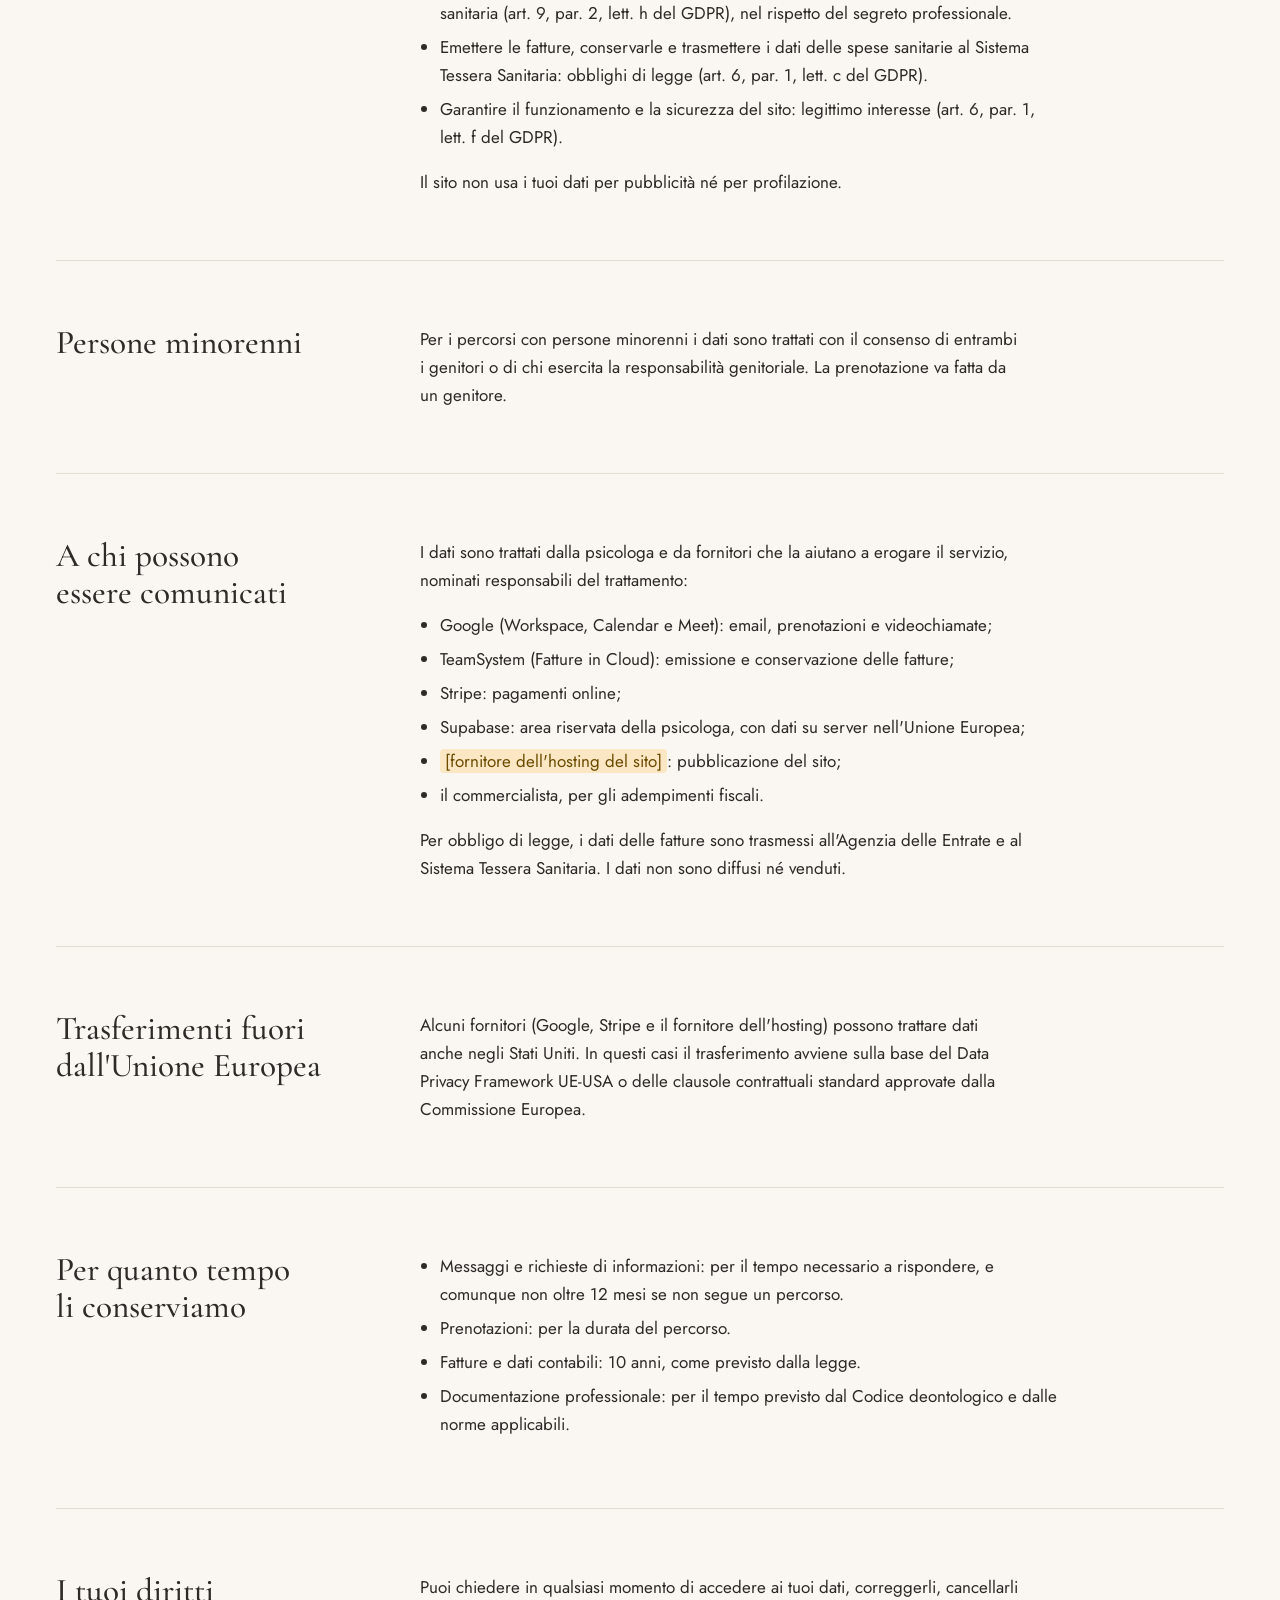
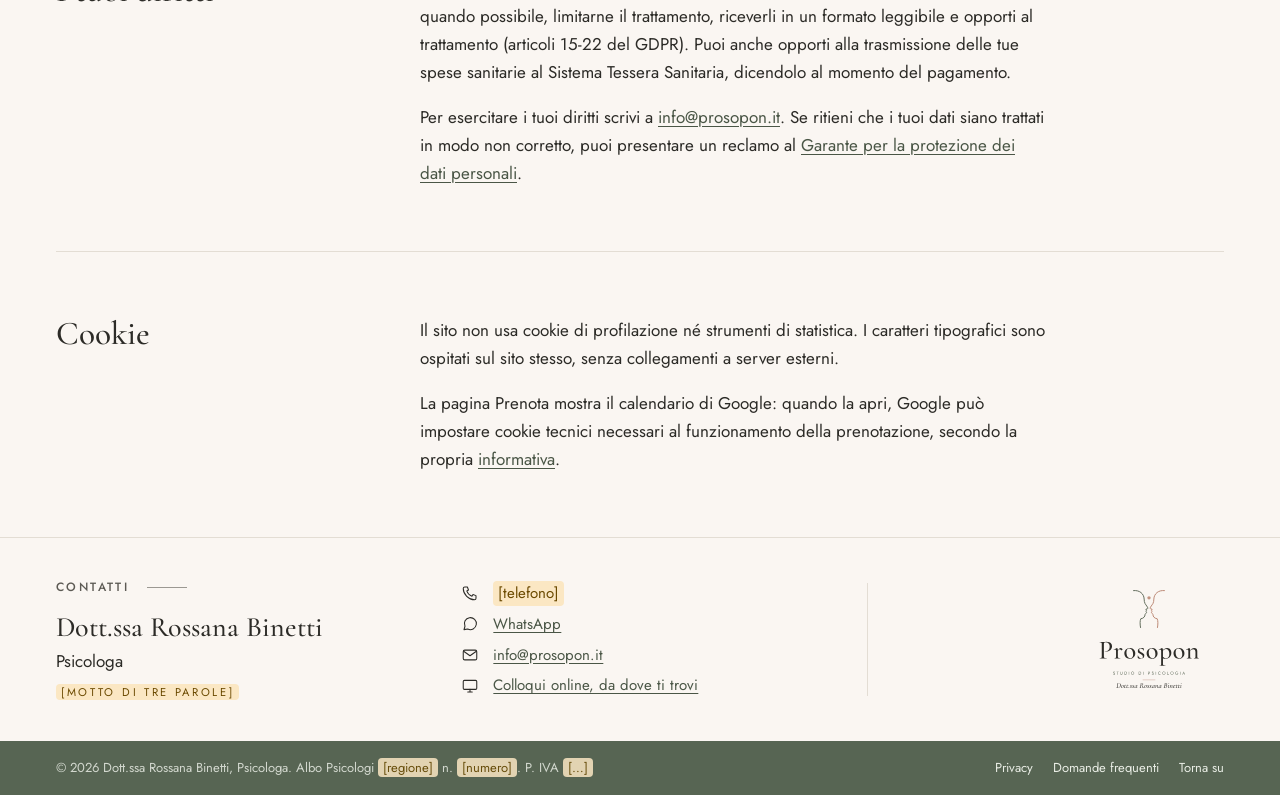
<file: privacy.html>
<!doctype html>
<html lang="it">
<head>
  <meta charset="utf-8">
  <meta name="viewport" content="width=device-width, initial-scale=1">
  <title>Informativa privacy – Prosopon, Dott.ssa Rossana Binetti</title>
  <meta name="description" content="Informativa sul trattamento dei dati personali ai sensi del Regolamento UE 2016/679 (GDPR).">
  <meta name="theme-color" content="#faf6f2">
  <link rel="icon" href="assets/prosopon-marchio.svg" type="image/svg+xml">
  <link rel="stylesheet" href="assets/style.css?v=dad93ff1">
</head>
<body>

<a class="salta" href="#contenuto">Vai al contenuto</a>

<div class="barra-alta">
  <div class="contenitore">
    <ul>
      <li><svg viewBox="0 0 24 24" aria-hidden="true"><path d="M5 4h3.5l1.5 4-2.2 1.4a11 11 0 0 0 6.8 6.8L16 14l4 1.5V19a2 2 0 0 1-2 2C10.3 21 3 13.7 3 6a2 2 0 0 1 2-2Z"/></svg> <span class="da-completare">[telefono]</span></li>
      <li><svg viewBox="0 0 24 24" aria-hidden="true"><path d="M4 19.5 5.3 15A8 8 0 1 1 9 18.7Z"/></svg> <a href="https://wa.me/390000000000?text=Buongiorno%20dottoressa%2C%20vorrei%20qualche%20informazione%20per%20fissare%20un%20primo%20colloquio.">Scrivimi su WhatsApp</a></li>
      <li class="solo-largo"><svg viewBox="0 0 24 24" aria-hidden="true"><circle cx="12" cy="12" r="8.5"/><path d="M12 7.5V12l3 2"/></svg> Su appuntamento, <span class="da-completare">[giorni e orari]</span></li>
    </ul>
    <span class="solo-largo"><svg viewBox="0 0 24 24" aria-hidden="true"><rect x="3" y="5.5" width="18" height="13" rx="2"/><path d="m3.5 7 8.5 6 8.5-6"/></svg> <a href="mailto:info@prosopon.it">info@prosopon.it</a></span>
  </div>
</div>

<header class="top">
  <div class="contenitore">
    <a class="firma" href="index.html">
      <img src="assets/prosopon-marchio.svg" alt="" width="66" height="54">
      <span class="firma-nome">Prosopon<small>Studio di psicologia</small><em>Dott.ssa Rossana Binetti</em></span>
    </a>
    <button class="apri-menu" type="button" aria-expanded="false" aria-controls="menu-principale">
      <span></span><span></span><span></span><span class="sr">Menu</span>
    </button>
    <nav aria-label="Menu principale" id="menu-principale">
      <ul class="menu">
        <li><a href="chi-sono.html">Chi sono</a></li>
        <li class="con-sottomenu">
          <a href="percorsi.html">Percorsi</a>
          <ul class="sottomenu">
            <li><a href="percorsi.html#sostegno">Sostegno psicologico</a></li>
            <li><a href="percorsi.html#crescita">Crescita e benessere</a></li>
            <li><a href="adolescenti.html">Adolescenti e famiglie</a></li>
            <li><a href="aziende.html">Aziende</a></li>
          </ul>
        </li>
        <li><a href="come-lavoro.html">Come lavoro</a></li>
        <li><a href="online.html">Colloqui online</a></li>
        <li><a href="perche-parlarne.html">Domande frequenti</a></li>
        <li><a href="contatti.html">Contatti</a></li>
        <li><a class="azione" href="prenota.html">Prenota <svg viewBox="0 0 16 16" fill="none" stroke="currentColor" stroke-width="1.4" stroke-linecap="round" stroke-linejoin="round" aria-hidden="true"><path d="M2 8h12M9.5 3.5 14 8l-4.5 4.5"/></svg></a></li>
      </ul>
    </nav>
  </div>
</header>

<main id="contenuto">
  <section class="apertura-interna">
    <div class="contenitore">
      <p class="etichetta">Privacy</p>
      <h1>Informativa privacy</h1>
      <p class="sotto">Come vengono trattati i dati personali di chi visita il sito, prenota un colloquio o si rivolge alla psicologa, ai sensi del Regolamento UE 2016/679 (GDPR).</p>
      <p class="aggiornamento">Ultimo aggiornamento: 17 novembre 2026</p>
    </div>
  </section>
  <div class="contenitore">

    <section class="blocco privacy">
      <h2>Bozza</h2>
      <div class="testo">
        <p class="avviso">Questa informativa è una bozza: va verificata da un professionista prima della pubblicazione definitiva. <span class="da-completare">[da verificare]</span></p>
      </div>
    </section>

    <section class="blocco privacy">
      <h2>Chi tratta i tuoi dati</h2>
      <div class="testo">
        <p>Titolare del trattamento è la Dott.ssa Rossana Binetti, psicologa, iscritta all'Albo degli Psicologi della Regione <span class="da-completare">[regione]</span> con il n. <span class="da-completare">[numero]</span>, P. IVA <span class="da-completare">[partita IVA]</span>, con sede in <span class="da-completare">[indirizzo del domicilio professionale]</span>.</p>
        <p>Per qualsiasi domanda sul trattamento dei tuoi dati puoi scrivere a <a href="mailto:info@prosopon.it">info@prosopon.it</a>.</p>
      </div>
    </section>

    <section class="blocco privacy">
      <h2>Quali dati raccogliamo</h2>
      <div class="testo">
        <ul>
          <li><strong>Dati di navigazione</strong>: indirizzo IP, tipo di browser, pagine visitate. Servono al funzionamento e alla sicurezza del sito.</li>
          <li><strong>Dati di contatto</strong>: nome, email, telefono e il contenuto dei messaggi che invii per email o WhatsApp.</li>
          <li><strong>Dati della prenotazione</strong>: nome, email, telefono, data e ora dell'appuntamento scelto.</li>
          <li><strong>Dati per la fattura e il pagamento</strong>: nome, codice fiscale, indirizzo, importi e stato del pagamento. I dati della carta sono gestiti solo da Stripe e non arrivano mai alla psicologa.</li>
          <li><strong>Dati relativi alla salute</strong>: le informazioni che condividi durante i colloqui. Sono coperte dal segreto professionale e non vengono raccolte attraverso il sito.</li>
        </ul>
      </div>
    </section>

    <section class="blocco privacy">
      <h2>Perché li trattiamo e su quale base</h2>
      <div class="testo">
        <ul>
          <li>Rispondere alle tue richieste e gestire gli appuntamenti: esecuzione di misure precontrattuali e del contratto (art. 6, par. 1, lett. b del GDPR).</li>
          <li>Svolgere la prestazione psicologica: esecuzione del contratto e finalità di assistenza sanitaria (art. 9, par. 2, lett. h del GDPR), nel rispetto del segreto professionale.</li>
          <li>Emettere le fatture, conservarle e trasmettere i dati delle spese sanitarie al Sistema Tessera Sanitaria: obblighi di legge (art. 6, par. 1, lett. c del GDPR).</li>
          <li>Garantire il funzionamento e la sicurezza del sito: legittimo interesse (art. 6, par. 1, lett. f del GDPR).</li>
        </ul>
        <p>Il sito non usa i tuoi dati per pubblicità né per profilazione.</p>
      </div>
    </section>

    <section class="blocco privacy">
      <h2>Persone minorenni</h2>
      <div class="testo">
        <p>Per i percorsi con persone minorenni i dati sono trattati con il consenso di entrambi i genitori o di chi esercita la responsabilità genitoriale. La prenotazione va fatta da un genitore.</p>
      </div>
    </section>

    <section class="blocco privacy">
      <h2>A chi possono essere comunicati</h2>
      <div class="testo">
        <p>I dati sono trattati dalla psicologa e da fornitori che la aiutano a erogare il servizio, nominati responsabili del trattamento:</p>
        <ul>
          <li>Google (Workspace, Calendar e Meet): email, prenotazioni e videochiamate;</li>
          <li>TeamSystem (Fatture in Cloud): emissione e conservazione delle fatture;</li>
          <li>Stripe: pagamenti online;</li>
          <li>Supabase: area riservata della psicologa, con dati su server nell'Unione Europea;</li>
          <li><span class="da-completare">[fornitore dell'hosting del sito]</span>: pubblicazione del sito;</li>
          <li>il commercialista, per gli adempimenti fiscali.</li>
        </ul>
        <p>Per obbligo di legge, i dati delle fatture sono trasmessi all'Agenzia delle Entrate e al Sistema Tessera Sanitaria. I dati non sono diffusi né venduti.</p>
      </div>
    </section>

    <section class="blocco privacy">
      <h2>Trasferimenti fuori dall'Unione Europea</h2>
      <div class="testo">
        <p>Alcuni fornitori (Google, Stripe e il fornitore dell'hosting) possono trattare dati anche negli Stati Uniti. In questi casi il trasferimento avviene sulla base del Data Privacy Framework UE-USA o delle clausole contrattuali standard approvate dalla Commissione Europea.</p>
      </div>
    </section>

    <section class="blocco privacy">
      <h2>Per quanto tempo li conserviamo</h2>
      <div class="testo">
        <ul>
          <li>Messaggi e richieste di informazioni: per il tempo necessario a rispondere, e comunque non oltre 12 mesi se non segue un percorso.</li>
          <li>Prenotazioni: per la durata del percorso.</li>
          <li>Fatture e dati contabili: 10 anni, come previsto dalla legge.</li>
          <li>Documentazione professionale: per il tempo previsto dal Codice deontologico e dalle norme applicabili.</li>
        </ul>
      </div>
    </section>

    <section class="blocco privacy">
      <h2>I tuoi diritti</h2>
      <div class="testo">
        <p>Puoi chiedere in qualsiasi momento di accedere ai tuoi dati, correggerli, cancellarli quando possibile, limitarne il trattamento, riceverli in un formato leggibile e opporti al trattamento (articoli 15-22 del GDPR). Puoi anche opporti alla trasmissione delle tue spese sanitarie al Sistema Tessera Sanitaria, dicendolo al momento del pagamento.</p>
        <p>Per esercitare i tuoi diritti scrivi a <a href="mailto:info@prosopon.it">info@prosopon.it</a>. Se ritieni che i tuoi dati siano trattati in modo non corretto, puoi presentare un reclamo al <a href="https://www.garanteprivacy.it/">Garante per la protezione dei dati personali</a>.</p>
      </div>
    </section>

    <section class="blocco privacy">
      <h2>Cookie</h2>
      <div class="testo">
        <p>Il sito non usa cookie di profilazione né strumenti di statistica. I caratteri tipografici sono ospitati sul sito stesso, senza collegamenti a server esterni.</p>
        <p>La pagina Prenota mostra il calendario di Google: quando la apri, Google può impostare cookie tecnici necessari al funzionamento della prenotazione, secondo la propria <a href="https://policies.google.com/privacy?hl=it">informativa</a>.</p>
      </div>
    </section>

  </div>
</main>

<footer>
  <section class="piede-contatti" aria-label="Contatti">
    <div class="contenitore">
      <div>
        <p class="etichetta">Contatti</p>
        <p class="nome">Dott.ssa Rossana Binetti</p>
        <p class="ruolo">Psicologa</p>
        <p class="motto"><span class="da-completare">[motto di tre parole]</span></p>
      </div>
      <ul>
        <li><svg viewBox="0 0 24 24" aria-hidden="true"><path d="M5 4h3.5l1.5 4-2.2 1.4a11 11 0 0 0 6.8 6.8L16 14l4 1.5V19a2 2 0 0 1-2 2C10.3 21 3 13.7 3 6a2 2 0 0 1 2-2Z"/></svg> <span class="da-completare">[telefono]</span></li>
        <li><svg viewBox="0 0 24 24" aria-hidden="true"><path d="M4 19.5 5.3 15A8 8 0 1 1 9 18.7Z"/></svg> <a href="https://wa.me/390000000000?text=Buongiorno%20dottoressa%2C%20vorrei%20qualche%20informazione%20per%20fissare%20un%20primo%20colloquio.">WhatsApp</a></li>
        <li><svg viewBox="0 0 24 24" aria-hidden="true"><rect x="3" y="5.5" width="18" height="13" rx="2"/><path d="m3.5 7 8.5 6 8.5-6"/></svg> <a href="mailto:info@prosopon.it">info@prosopon.it</a></li>
        <li><svg viewBox="0 0 24 24" aria-hidden="true"><rect x="3" y="4.5" width="18" height="12" rx="1.5"/><path d="M9 20h6M12 16.5V20"/></svg> <a href="online.html">Colloqui online, da dove ti trovi</a></li>
      </ul>
      <div class="logo-piede">
        <img src="assets/prosopon-logo.svg" alt="Prosopon – Studio di Psicologia, Dott.ssa Rossana Binetti" width="520" height="392">
      </div>
    </div>
  </section>
  <div class="barra">
    <div class="contenitore">
      <span class="albo">© 2026 Dott.ssa Rossana Binetti, Psicologa. Albo Psicologi <span class="da-completare">[regione]</span> n. <span class="da-completare">[numero]</span>. P. IVA <span class="da-completare">[…]</span></span>
      <ul>
        <li><a href="privacy.html">Privacy</a></li>
        <li><a href="perche-parlarne.html">Domande frequenti</a></li>
        <li><a href="#contenuto">Torna su</a></li>
      </ul>
    </div>
  </div>
</footer>

<script>
  (function () {
    var b = document.querySelector('.apri-menu');
    if (!b) return;
    b.addEventListener('click', function () {
      var aperto = b.getAttribute('aria-expanded') === 'true';
      b.setAttribute('aria-expanded', String(!aperto));
      document.querySelector('.top').classList.toggle('menu-aperto', !aperto);
    });
  })();
</script>
</body>
</html>
</file>
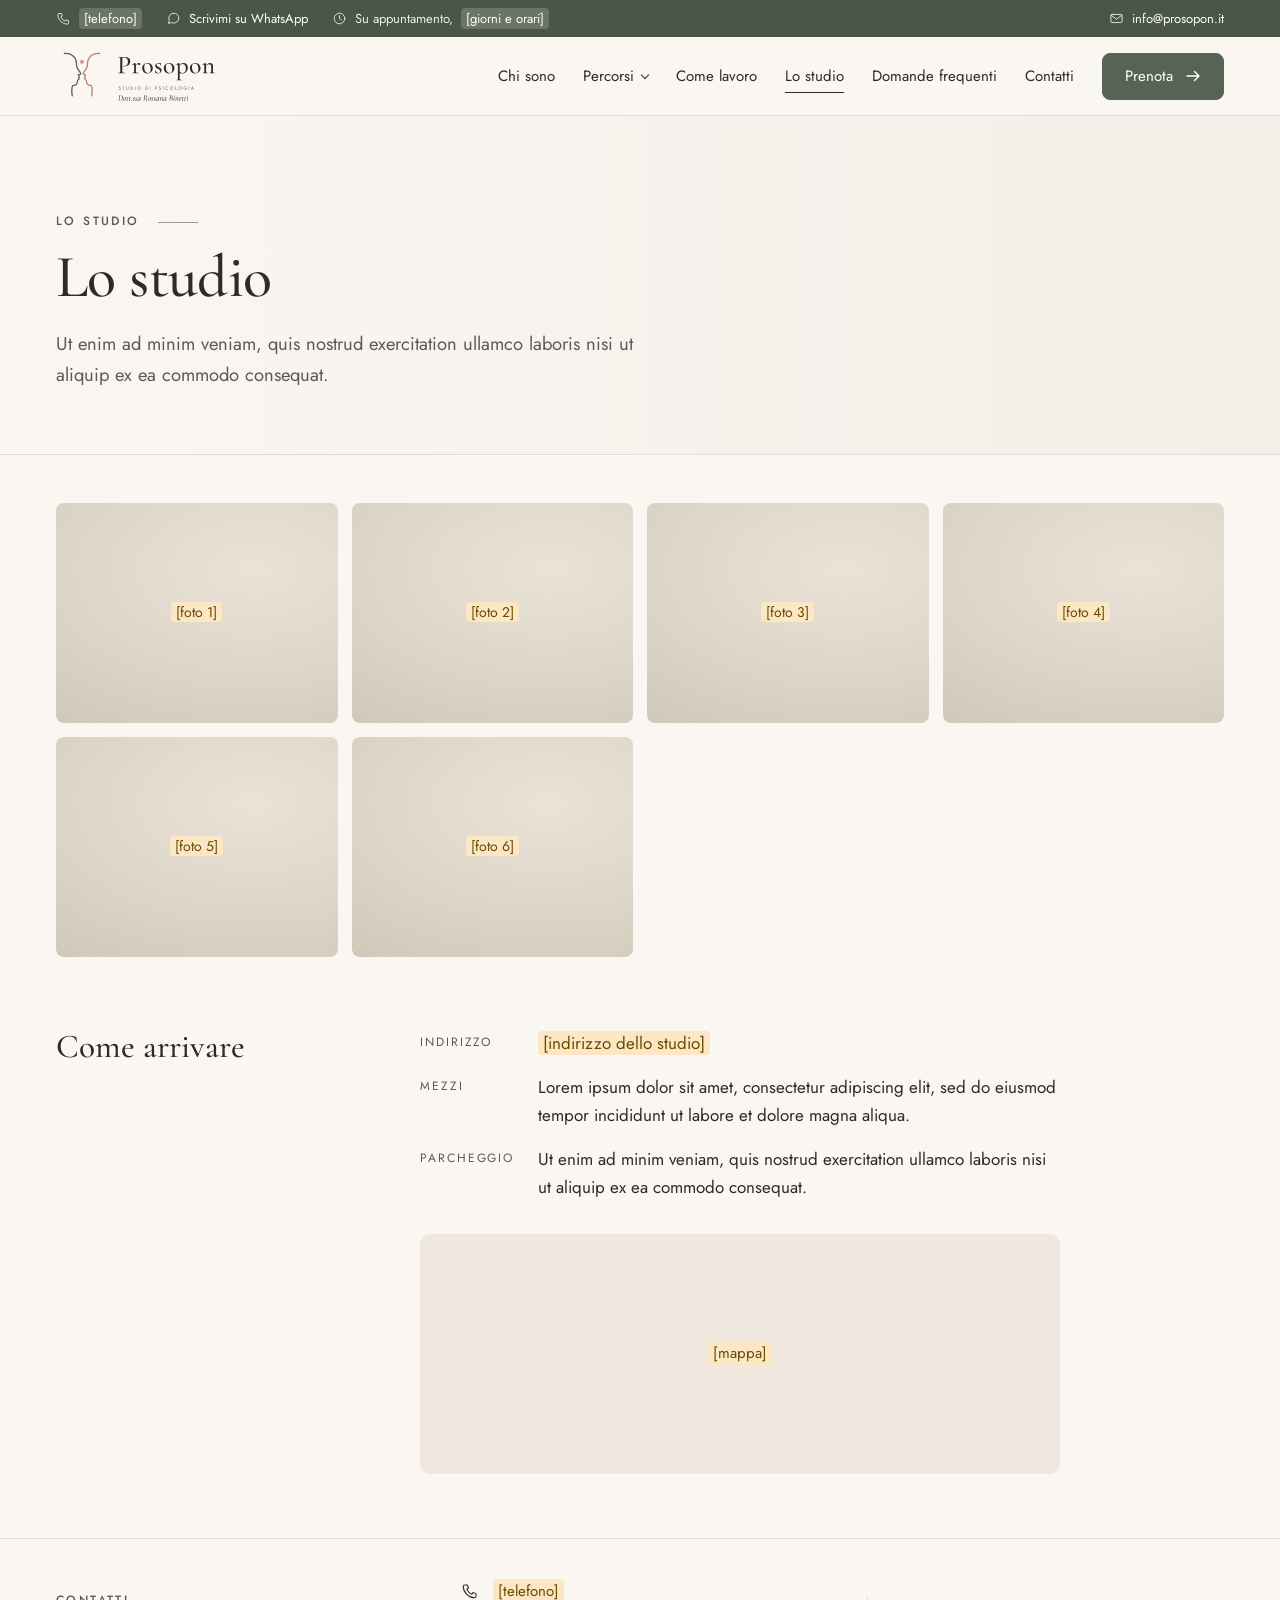
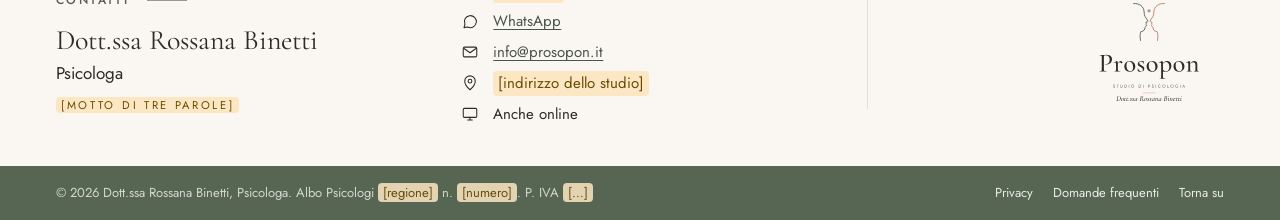
<file: studio.html>
<!doctype html>
<html lang="it">
<head>
  <meta charset="utf-8">
  <meta name="viewport" content="width=device-width, initial-scale=1">
  <title>Lo studio – Prosopon, Dott.ssa Rossana Binetti</title>
  <meta name="description" content="Le foto dello studio e come raggiungerlo.">
  <meta name="theme-color" content="#faf6f2">
  <link rel="icon" href="assets/prosopon-marchio.svg" type="image/svg+xml">
  <link rel="preconnect" href="https://fonts.googleapis.com">
  <link rel="preconnect" href="https://fonts.gstatic.com" crossorigin>
  <link href="https://fonts.googleapis.com/css2?family=Cormorant+Garamond:ital,wght@0,500;0,600;1,500&family=Jost:wght@400;500&family=Nothing+You+Could+Do&display=swap" rel="stylesheet">
  <link rel="stylesheet" href="assets/style.css?v=0df77969">
</head>
<body>

<a class="salta" href="#contenuto">Vai al contenuto</a>

<div class="barra-alta">
  <div class="contenitore">
    <ul>
      <li><svg viewBox="0 0 24 24" aria-hidden="true"><path d="M5 4h3.5l1.5 4-2.2 1.4a11 11 0 0 0 6.8 6.8L16 14l4 1.5V19a2 2 0 0 1-2 2C10.3 21 3 13.7 3 6a2 2 0 0 1 2-2Z"/></svg> <span class="da-completare">[telefono]</span></li>
      <li><svg viewBox="0 0 24 24" aria-hidden="true"><path d="M4 19.5 5.3 15A8 8 0 1 1 9 18.7Z"/></svg> <a href="https://wa.me/390000000000?text=Buongiorno%20dottoressa%2C%20vorrei%20qualche%20informazione%20per%20fissare%20un%20primo%20colloquio.">Scrivimi su WhatsApp</a></li>
      <li class="solo-largo"><svg viewBox="0 0 24 24" aria-hidden="true"><circle cx="12" cy="12" r="8.5"/><path d="M12 7.5V12l3 2"/></svg> Su appuntamento, <span class="da-completare">[giorni e orari]</span></li>
    </ul>
    <span class="solo-largo"><svg viewBox="0 0 24 24" aria-hidden="true"><rect x="3" y="5.5" width="18" height="13" rx="2"/><path d="m3.5 7 8.5 6 8.5-6"/></svg> <a href="mailto:info@prosopon.it">info@prosopon.it</a></span>
  </div>
</div>

<header class="top">
  <div class="contenitore">
    <a class="firma" href="index.html">
      <img src="assets/prosopon-orizzontale.svg" alt="Prosopon – Studio di Psicologia, Dott.ssa Rossana Binetti" width="483" height="134">
    </a>
    <button class="apri-menu" type="button" aria-expanded="false" aria-controls="menu-principale">
      <span></span><span></span><span></span><span class="sr">Menu</span>
    </button>
    <nav aria-label="Menu principale" id="menu-principale">
      <ul class="menu">
        <li><a href="chi-sono.html">Chi sono</a></li>
        <li class="con-sottomenu">
          <a href="percorsi.html">Percorsi</a>
          <ul class="sottomenu">
            <li><a href="percorsi.html#sostegno">Sostegno psicologico</a></li>
            <li><a href="percorsi.html#crescita">Crescita e benessere</a></li>
            <li><a href="adolescenti.html">Adolescenti e famiglie</a></li>
            <li><a href="aziende.html">Aziende</a></li>
          </ul>
        </li>
        <li><a href="come-lavoro.html">Come lavoro</a></li>
        <li><a href="studio.html" aria-current="page">Lo studio</a></li>
        <li><a href="perche-parlarne.html">Domande frequenti</a></li>
        <li><a href="contatti.html">Contatti</a></li>
        <li><a class="azione" href="prenota.html">Prenota <svg viewBox="0 0 16 16" fill="none" stroke="currentColor" stroke-width="1.4" stroke-linecap="round" stroke-linejoin="round" aria-hidden="true"><path d="M2 8h12M9.5 3.5 14 8l-4.5 4.5"/></svg></a></li>
      </ul>
    </nav>
  </div>
</header>

<main id="contenuto">
  <section class="apertura-interna">
    <div class="contenitore">
      <p class="etichetta">Lo studio</p>
      <h1>Lo studio</h1>
      <p class="sotto">Ut enim ad minim veniam, quis nostrud exercitation ullamco laboris nisi ut aliquip ex ea commodo consequat.</p>
    </div>
  </section>
  <div class="contenitore">

    <div class="galleria">
      <div class="foto"><span><span class="da-completare">[foto 1]</span></span></div>
      <div class="foto"><span><span class="da-completare">[foto 2]</span></span></div>
      <div class="foto"><span><span class="da-completare">[foto 3]</span></span></div>
      <div class="foto"><span><span class="da-completare">[foto 4]</span></span></div>
      <div class="foto"><span><span class="da-completare">[foto 5]</span></span></div>
      <div class="foto"><span><span class="da-completare">[foto 6]</span></span></div>
    </div>

    <section class="blocco">
      <h2>Come arrivare</h2>
      <div class="testo">
        <dl class="recapiti">
          <dt>Indirizzo</dt>
          <dd><span class="da-completare">[indirizzo dello studio]</span></dd>
          <dt>Mezzi</dt>
          <dd>Lorem ipsum dolor sit amet, consectetur adipiscing elit, sed do eiusmod tempor incididunt ut labore et dolore magna aliqua.</dd>
          <dt>Parcheggio</dt>
          <dd>Ut enim ad minim veniam, quis nostrud exercitation ullamco laboris nisi ut aliquip ex ea commodo consequat.</dd>
        </dl>
        <div class="mappa"><span class="da-completare">[mappa]</span></div>
      </div>
    </section>

  </div>
</main>

<footer>
  <section class="piede-contatti" aria-label="Contatti">
    <div class="contenitore">
      <div>
        <p class="etichetta">Contatti</p>
        <p class="nome">Dott.ssa Rossana Binetti</p>
        <p class="ruolo">Psicologa</p>
        <p class="motto"><span class="da-completare">[motto di tre parole]</span></p>
      </div>
      <ul>
        <li><svg viewBox="0 0 24 24" aria-hidden="true"><path d="M5 4h3.5l1.5 4-2.2 1.4a11 11 0 0 0 6.8 6.8L16 14l4 1.5V19a2 2 0 0 1-2 2C10.3 21 3 13.7 3 6a2 2 0 0 1 2-2Z"/></svg> <span class="da-completare">[telefono]</span></li>
        <li><svg viewBox="0 0 24 24" aria-hidden="true"><path d="M4 19.5 5.3 15A8 8 0 1 1 9 18.7Z"/></svg> <a href="https://wa.me/390000000000?text=Buongiorno%20dottoressa%2C%20vorrei%20qualche%20informazione%20per%20fissare%20un%20primo%20colloquio.">WhatsApp</a></li>
        <li><svg viewBox="0 0 24 24" aria-hidden="true"><rect x="3" y="5.5" width="18" height="13" rx="2"/><path d="m3.5 7 8.5 6 8.5-6"/></svg> <a href="mailto:info@prosopon.it">info@prosopon.it</a></li>
        <li><svg viewBox="0 0 24 24" aria-hidden="true"><path d="M12 21s-7-6.2-7-11.5a7 7 0 0 1 14 0C19 14.8 12 21 12 21Z"/><circle cx="12" cy="9.5" r="2.5"/></svg> <span class="da-completare">[indirizzo dello studio]</span></li>
        <li><svg viewBox="0 0 24 24" aria-hidden="true"><rect x="3" y="4.5" width="18" height="12" rx="1.5"/><path d="M9 20h6M12 16.5V20"/></svg> Anche online</li>
      </ul>
      <div class="logo-piede">
        <img src="assets/prosopon-logo.svg" alt="Prosopon – Studio di Psicologia, Dott.ssa Rossana Binetti" width="520" height="392">
      </div>
    </div>
  </section>
  <div class="barra">
    <div class="contenitore">
      <span class="albo">© 2026 Dott.ssa Rossana Binetti, Psicologa. Albo Psicologi <span class="da-completare">[regione]</span> n. <span class="da-completare">[numero]</span>. P. IVA <span class="da-completare">[…]</span></span>
      <ul>
        <li><a href="privacy.html">Privacy</a></li>
        <li><a href="perche-parlarne.html">Domande frequenti</a></li>
        <li><a href="#contenuto">Torna su</a></li>
      </ul>
    </div>
  </div>
</footer>

<script>
  (function () {
    var b = document.querySelector('.apri-menu');
    if (!b) return;
    b.addEventListener('click', function () {
      var aperto = b.getAttribute('aria-expanded') === 'true';
      b.setAttribute('aria-expanded', String(!aperto));
      document.querySelector('.top').classList.toggle('menu-aperto', !aperto);
    });
  })();
</script>
</body>
</html>
</file>
<file: assets/style.css>
/* ------------------------------------------------------------
   Prosopon – Studio di Psicologia, Dott.ssa Rossana Binetti
   Stile: avorio caldo, verde salvia, rosa cipria, serif elegante
   ------------------------------------------------------------ */

/* Caratteri ospitati sul sito (licenza SIL Open Font License): nessuna richiesta a Google */
@font-face { font-family: "Jost"; font-weight: 400; font-style: normal; font-display: swap; src: url("fonts/jost-latin-400-normal.woff2") format("woff2"); }
@font-face { font-family: "Jost"; font-weight: 500; font-style: normal; font-display: swap; src: url("fonts/jost-latin-500-normal.woff2") format("woff2"); }
@font-face { font-family: "Cormorant Garamond"; font-weight: 500; font-style: normal; font-display: swap; src: url("fonts/cormorant-garamond-latin-500-normal.woff2") format("woff2"); }
@font-face { font-family: "Cormorant Garamond"; font-weight: 600; font-style: normal; font-display: swap; src: url("fonts/cormorant-garamond-latin-600-normal.woff2") format("woff2"); }
@font-face { font-family: "Cormorant Garamond"; font-weight: 500; font-style: italic; font-display: swap; src: url("fonts/cormorant-garamond-latin-500-italic.woff2") format("woff2"); }
@font-face { font-family: "Nothing You Could Do"; font-weight: 400; font-style: normal; font-display: swap; src: url("fonts/nothing-you-could-do-latin-400-normal.woff2") format("woff2"); }

:root {
  --avorio: #faf6f2;        /* fondo */
  --carta: #fdfbf8;         /* schede */
  --sabbia: #f0e7df;        /* fascia primo colloquio */
  --cipria: #e3d2c4;        /* cerchi delle icone */
  --salvia-chiaro: #bac0b0; /* fascia esperienza */
  --salvia: #586453;        /* pulsanti */
  --salvia-scuro: #4a5646;  /* barra finale, hover */
  --inchiostro: #2c2b27;    /* testo */
  --inchiostro-2: #5c5a54;  /* testo secondario */
  --linea: #e3ddd4;         /* bordi */

  --serif: "Cormorant Garamond", Garamond, Georgia, serif;
  --sans: "Jost", system-ui, -apple-system, "Segoe UI", sans-serif;
  --mano: "Nothing You Could Do", "Segoe Script", cursive;

  --larghezza: 1180px;
  --gutter: clamp(16px, 4.5vw, 56px);
  --morbido: cubic-bezier(.33, .1, .25, 1);

  interpolate-size: allow-keywords;
}

@view-transition { navigation: auto; }
::view-transition-old(root),
::view-transition-new(root) { animation-duration: .45s; animation-timing-function: var(--morbido); }

*, *::before, *::after { box-sizing: border-box; }
html { -webkit-text-size-adjust: 100%; scroll-behavior: smooth; }

body {
  margin: 0;
  background: var(--avorio);
  color: var(--inchiostro);
  font-family: var(--sans);
  font-weight: 400;
  font-size: 1.0625rem;
  line-height: 1.65;
}

img { max-width: 100%; display: block; }

a {
  color: var(--salvia-scuro);
  text-decoration-thickness: 1px;
  text-underline-offset: 3px;
  transition: color .3s var(--morbido);
}
a:hover { color: var(--inchiostro); }

:focus-visible { outline: 2px solid var(--salvia); outline-offset: 3px; border-radius: 4px; }

.salta { position: absolute; left: -9999px; }
.salta:focus { left: var(--gutter); top: 12px; background: var(--carta); padding: 8px 14px; border-radius: 8px; z-index: 10; }

.contenitore {
  max-width: calc(var(--larghezza) + 2 * var(--gutter));
  margin: 0 auto;
  padding-left: var(--gutter);
  padding-right: var(--gutter);
}

/* ---------- Tipografia ---------- */

h1, h2, h3 {
  font-family: var(--serif);
  font-weight: 500;
  color: var(--inchiostro);
  text-wrap: balance;
}
h1 { font-size: clamp(2.6rem, 5.4vw, 4.25rem); line-height: 1.05; letter-spacing: -.01em; margin: 0; }
h2 { font-size: clamp(2rem, 3.6vw, 2.75rem); line-height: 1.1; margin: 0 0 .5em; }
h3 { font-size: 1.6rem; line-height: 1.2; margin: 1.6em 0 .3em; }
p { margin: 0 0 1em; text-wrap: pretty; }

.etichetta {
  display: flex;
  align-items: center;
  gap: 18px;
  margin: 0 0 14px;
  font-family: var(--sans);
  font-size: .75rem;
  font-weight: 500;
  letter-spacing: .2em;
  text-transform: uppercase;
  color: var(--inchiostro-2);
}
.etichetta::after { content: ""; width: 40px; height: 1px; background: currentColor; opacity: .6; }

.a-mano {
  font-family: var(--mano);
  font-size: 1.35rem;
  line-height: 1.5;
  color: var(--inchiostro-2);
  transform: rotate(-3deg);
}

/* ---------- Intestazione ---------- */

.top {
  position: sticky;
  top: 0;
  z-index: 5;
  background: color-mix(in srgb, var(--avorio) 92%, transparent);
  backdrop-filter: blur(8px);
  border-bottom: 1px solid var(--linea);
}
.top .contenitore {
  display: flex;
  flex-wrap: wrap;
  align-items: center;
  justify-content: space-between;
  gap: 12px 32px;
  padding-top: 12px;
  padding-bottom: 12px;
}

.firma {
  display: flex;
  align-items: center;
  gap: 14px;
  text-decoration: none;
  color: var(--inchiostro);
}
.firma:hover { color: var(--inchiostro); }
.firma img { height: 54px; width: auto; }
.firma-nome {
  font-family: var(--serif);
  font-size: 1.85rem;
  line-height: 1;
  font-weight: 500;
}
.firma-nome em {
  display: block;
  margin-top: 3px;
  font-family: var(--serif);
  font-size: .95rem;
  color: var(--inchiostro-2);
}
.firma-nome small {
  display: block;
  margin-top: 4px;
  font-family: var(--sans);
  font-size: .72rem;
  font-weight: 500;
  letter-spacing: .32em;
  text-transform: uppercase;
  color: var(--inchiostro-2);
}

.menu {
  display: flex;
  flex-wrap: wrap;
  align-items: center;
  gap: 6px 28px;
  margin: 0;
  padding: 0;
  list-style: none;
  font-size: .9375rem;
}
.menu a {
  color: var(--inchiostro);
  text-decoration: none;
  padding: 6px 0;
  background-image: linear-gradient(currentColor, currentColor);
  background-size: 0 1px;
  background-position: 0 100%;
  background-repeat: no-repeat;
  transition: background-size .4s var(--morbido);
}
.menu a:hover, .menu a[aria-current="page"] { background-size: 100% 1px; }

/* ---------- Pulsanti ---------- */

.azione {
  display: inline-flex;
  align-items: center;
  gap: 12px;
  padding: 13px 24px;
  border-radius: 8px;
  background: var(--salvia);
  color: #fff;
  font-family: var(--sans);
  font-size: .9375rem;
  text-decoration: none;
  border: 1px solid var(--salvia);
  transition: background-color .3s var(--morbido), border-color .3s var(--morbido), color .3s var(--morbido);
}
.azione:hover { background: var(--salvia-scuro); border-color: var(--salvia-scuro); color: #fff; }
.azione svg { width: 16px; height: 16px; transition: transform .35s var(--morbido); }
.azione:hover svg { transform: translateX(3px); }
.azione.leggera { background: transparent; color: var(--inchiostro); border-color: var(--inchiostro-2); }
.azione.leggera:hover { background: var(--inchiostro); border-color: var(--inchiostro); color: #fff; }
.azioni { display: flex; flex-wrap: wrap; gap: 14px; margin-top: 8px; }

.menu .azione { padding: 10px 22px; background-image: none; color: #fff; }
.menu .azione:hover { color: #fff; }
.menu .azione:hover, .menu .azione[aria-current="page"] { background-size: auto; background-color: var(--salvia-scuro); }

.collegamento {
  display: inline-flex;
  align-items: center;
  gap: 10px;
  color: var(--inchiostro);
  font-size: .9375rem;
}
.collegamento svg { width: 15px; height: 15px; transition: transform .35s var(--morbido); }
.collegamento:hover svg { transform: translateX(3px); }

/* ---------- Apertura (home) ---------- */

.eroe {
  display: grid;
  grid-template-columns: 1fr;
  background: linear-gradient(90deg, var(--avorio) 0%, #f3eee7 100%);
  border-bottom: 1px solid var(--linea);
}
.eroe-testo {
  padding: clamp(40px, 7vw, 88px) var(--gutter) clamp(36px, 5vw, 56px);
  align-self: center;
}
.eroe-testo h1 { max-width: 13ch; }
.eroe .per-chi {
  margin: 18px 0 2px;
  font-family: var(--serif);
  font-size: 1.45rem;
  line-height: 1.3;
}
.eroe .modalita { color: var(--inchiostro-2); margin-bottom: 28px; }
.eroe-testo .a-mano { margin: 32px 0 0 4px; display: flex; align-items: center; gap: 20px; }
.eroe-testo .a-mano::before { content: ""; width: 40px; height: 1px; background: var(--inchiostro-2); flex: none; }

.foto {
  position: relative;
  min-height: 340px;
  background:
    radial-gradient(120% 90% at 70% 30%, #e9e3d8 0%, #ddd5c7 55%, #cfc8b8 100%);
  display: grid;
  place-items: center;
  color: var(--inchiostro-2);
  font-size: .875rem;
  text-align: center;
  overflow: hidden;
}
.foto img { position: absolute; inset: 0; width: 100%; height: 100%; object-fit: cover; }
.foto .didascalia {
  position: absolute;
  right: 22px;
  bottom: 18px;
  max-width: 18ch;
  text-align: right;
  font-size: 1.05rem;
}

@media (min-width: 900px) {
  .eroe { grid-template-columns: minmax(0, 1fr) minmax(0, 1.05fr); }
  .eroe-testo { padding-left: max(var(--gutter), calc((100vw - var(--larghezza)) / 2)); }
  .eroe .foto { min-height: 560px; }
}

/* ---------- Sezioni ---------- */

.sezione { padding: clamp(48px, 7vw, 88px) 0; }
.sezione + .sezione { border-top: 1px solid var(--linea); }
.sezione-testa {
  display: flex;
  flex-wrap: wrap;
  align-items: baseline;
  justify-content: space-between;
  gap: 8px 32px;
  margin-bottom: 28px;
}
.sezione-testa h2 { margin: 0; }
.sezione-testa .nota-destra { color: var(--inchiostro-2); font-size: .9375rem; }

/* Schede servizi */
.servizi {
  display: grid;
  gap: 18px;
  grid-template-columns: repeat(auto-fit, minmax(230px, 1fr));
  margin: 0;
  padding: 0;
  list-style: none;
}
.servizi li {
  background: var(--carta);
  border: 1px solid var(--linea);
  border-radius: 10px;
  padding: 26px 24px 22px;
  display: flex;
  flex-direction: column;
  transition: border-color .35s var(--morbido);
}
.servizi li:hover { border-color: #cfc6b9; }
.servizi h3 { margin: 18px 0 6px; font-size: 1.6rem; }
.servizi p { color: var(--inchiostro-2); font-size: .9375rem; line-height: 1.55; flex: 1; }

.icona {
  width: 60px;
  height: 60px;
  border-radius: 50%;
  background: var(--cipria);
  display: grid;
  place-items: center;
  color: var(--inchiostro);
}
.icona svg { width: 28px; height: 28px; fill: none; stroke: currentColor; stroke-width: 1.3; stroke-linecap: round; stroke-linejoin: round; }

/* Fascia esperienza */
.fascia-salvia {
  position: relative;
  background: linear-gradient(100deg, #c2c7b8 0%, #b6bcab 60%, #aeb4a3 100%);
  overflow: hidden;
}
.fascia-salvia .foglia {
  position: absolute;
  left: -70px;
  top: 50%;
  width: 140px;
  transform: translateY(-50%);
  opacity: .45;
  color: #8f977f;
}
.fascia-salvia .contenitore {
  display: grid;
  gap: 32px;
  padding-top: clamp(44px, 6vw, 64px);
  padding-bottom: clamp(44px, 6vw, 64px);
}
.fascia-salvia .titoli {
  font-family: var(--serif);
  font-size: 1.35rem;
  margin: 0 0 10px;
}
.fascia-salvia p { max-width: 62ch; }
.fascia-salvia blockquote {
  margin: 0;
  font-family: var(--serif);
  font-style: italic;
  font-size: clamp(1.6rem, 2.6vw, 2rem);
  line-height: 1.25;
}
.fascia-salvia blockquote::after {
  content: "";
  display: block;
  width: 48px;
  height: 1px;
  background: var(--inchiostro);
  margin-top: 20px;
  opacity: .6;
}
@media (min-width: 900px) {
  .fascia-salvia .contenitore { grid-template-columns: 1.6fr 1fr; gap: 72px; align-items: center; }
  .fascia-salvia blockquote { border-left: 1px solid rgba(44,43,39,.25); padding: 12px 0 12px 64px; }
}

/* Modo di lavorare: immagine + testo */
.affiancati { display: grid; gap: 32px; }
.affiancati .foto { min-height: 280px; border-radius: 4px; }
@media (min-width: 900px) {
  .affiancati { grid-template-columns: 1fr 1fr; gap: 48px; align-items: center; }
  .affiancati .foto { min-height: 360px; }
}
.pilastri {
  display: grid;
  grid-template-columns: repeat(auto-fit, minmax(150px, 1fr));
  margin: 28px 0 0;
  padding: 0;
  list-style: none;
}
.pilastri li { padding: 4px 20px 4px 0; }
.pilastri li + li { border-left: 1px solid var(--linea); padding-left: 20px; }
.pilastri svg { width: 30px; height: 30px; fill: none; stroke: currentColor; stroke-width: 1.3; stroke-linecap: round; stroke-linejoin: round; }
.pilastri strong { display: block; font-family: var(--serif); font-weight: 500; font-size: 1.35rem; margin: 8px 0 2px; }
.pilastri span { color: var(--inchiostro-2); font-size: .9rem; line-height: 1.5; display: block; }
@media (max-width: 520px) {
  .pilastri li + li { border-left: 0; padding-left: 0; border-top: 1px solid var(--linea); padding-top: 14px; margin-top: 14px; }
}

/* Fascia primo colloquio */
.fascia-sabbia { background: var(--sabbia); }
.fascia-sabbia .contenitore {
  display: grid;
  gap: 20px 48px;
  align-items: center;
  padding-top: 40px;
  padding-bottom: 40px;
}
.fascia-sabbia h2 { margin: 0; }
.fascia-sabbia p { margin: 0; color: var(--inchiostro-2); max-width: 58ch; }
@media (min-width: 900px) {
  .fascia-sabbia .contenitore { grid-template-columns: minmax(0, 1fr) minmax(0, 1.25fr) auto; }
  .fascia-sabbia .azioni { margin-top: 0; flex-direction: column; align-items: stretch; }
}

/* ---------- Pagine interne ---------- */

.apertura-interna {
  background: linear-gradient(90deg, var(--avorio) 0%, #f3eee7 100%);
  border-bottom: 1px solid var(--linea);
}
.apertura-interna .contenitore { padding-top: clamp(48px, 8vw, 96px); padding-bottom: clamp(40px, 6vw, 64px); }
.apertura-interna h1 { max-width: 18ch; font-size: clamp(2.4rem, 4.8vw, 3.75rem); }
.apertura-interna .sotto { margin: 20px 0 0; max-width: 54ch; font-size: 1.15rem; color: var(--inchiostro-2); }

.blocco {
  display: grid;
  grid-template-columns: 1fr;
  gap: 10px 64px;
  padding: clamp(40px, 6vw, 64px) 0;
}
.blocco + .blocco { border-top: 1px solid var(--linea); }
.blocco > h2 { font-size: clamp(1.75rem, 2.6vw, 2.1rem); margin: 0; }
.blocco > .testo { max-width: 64ch; }
.blocco > .testo > :first-child { margin-top: 0; }
.blocco > .testo > :last-child { margin-bottom: 0; }
@media (min-width: 900px) {
  .blocco { grid-template-columns: 300px 1fr; }
}

.citazione {
  margin: 0 0 1.2em;
  padding-left: 24px;
  border-left: 1px solid var(--salvia);
  font-family: var(--serif);
  font-style: italic;
  font-size: 1.6rem;
  line-height: 1.3;
}

.lista { margin: 0 0 1em; padding: 0; list-style: none; }
.lista li { padding: 14px 0; border-bottom: 1px solid var(--linea); }
.lista li:first-child { padding-top: 0; }
.lista li:last-child { border-bottom: 0; }
.lista strong { font-weight: 500; }

.passi { margin: 0 0 1.4em; padding: 0; list-style: none; counter-reset: passo; }
.passi li { counter-increment: passo; position: relative; padding: 0 0 20px 56px; }
.passi li::before {
  content: counter(passo);
  position: absolute; left: 0; top: -2px;
  width: 38px; height: 38px; border-radius: 50%;
  background: var(--cipria);
  display: grid; place-items: center;
  font-family: var(--serif); font-size: 1.25rem;
}

.tre { display: grid; gap: 16px; margin: 0 0 1.2em; padding: 0; list-style: none; }
.tre li { background: var(--carta); border: 1px solid var(--linea); border-radius: 10px; padding: 20px 22px; }
.tre strong { display: block; font-family: var(--serif); font-weight: 500; font-size: 1.45rem; margin-bottom: 2px; }
@media (min-width: 720px) { .tre { grid-template-columns: repeat(3, 1fr); } }

.avviso {
  font-size: .9375rem;
  line-height: 1.6;
  color: var(--inchiostro-2);
  background: var(--sabbia);
  padding: 18px 22px;
  border-radius: 10px;
}

/* Domande */
.domanda { border-bottom: 1px solid var(--linea); }
.domanda:first-child { border-top: 1px solid var(--linea); }
.domanda summary {
  list-style: none;
  cursor: pointer;
  display: flex;
  justify-content: space-between;
  align-items: baseline;
  gap: 20px;
  padding: 20px 0;
  font-family: var(--serif);
  font-size: 1.5rem;
  line-height: 1.25;
}
.domanda summary::-webkit-details-marker { display: none; }
.domanda summary::after {
  content: "";
  flex: none;
  width: 11px; height: 11px;
  margin-right: 4px;
  border-right: 1.3px solid var(--inchiostro);
  border-bottom: 1.3px solid var(--inchiostro);
  transform: translateY(-4px) rotate(45deg);
  transition: transform .45s var(--morbido);
}
.domanda[open] summary::after { transform: translateY(2px) rotate(225deg); }
.domanda .risposta { padding: 0 0 22px; max-width: 64ch; }
.domanda .risposta > :last-child { margin-bottom: 0; }
.domanda::details-content {
  block-size: 0; overflow: clip; opacity: 0;
  transition: block-size .5s var(--morbido), opacity .5s var(--morbido), content-visibility .5s allow-discrete;
}
.domanda[open]::details-content { block-size: auto; opacity: 1; }

/* Tariffe */
.tariffe { width: 100%; border-collapse: collapse; }
.tariffe th, .tariffe td { text-align: left; vertical-align: top; padding: 16px 12px 16px 0; border-bottom: 1px solid var(--linea); }
.tariffe tr:first-child th, .tariffe tr:first-child td { padding-top: 0; }
.tariffe th { font-family: var(--serif); font-weight: 500; font-size: 1.35rem; line-height: 1.25; }
.tariffe td.prezzo { text-align: right; white-space: nowrap; padding-right: 0; font-variant-numeric: tabular-nums; }
.tariffe .nota { display: block; font-family: var(--sans); font-size: .875rem; color: var(--inchiostro-2); }

/* Contatti */
.recapiti { display: grid; gap: 4px 24px; grid-template-columns: max-content 1fr; margin: 0 0 1.2em; }
.recapiti dt { font-size: .75rem; letter-spacing: .16em; text-transform: uppercase; color: var(--inchiostro-2); padding-top: 4px; }
.recapiti dd { margin: 0 0 12px; }
@media (max-width: 480px) { .recapiti { grid-template-columns: 1fr; } .recapiti dd { margin-bottom: 16px; } }

.mappa {
  background: var(--sabbia);
  border-radius: 10px;
  min-height: 240px;
  display: grid; place-items: center;
  text-align: center; padding: 24px;
  color: var(--inchiostro-2); font-size: .9375rem;
}

.calendario { background: #fff; border: 1px solid var(--linea); border-radius: 10px; overflow: hidden; }
.calendario iframe { display: block; width: 100%; height: 720px; border: 0; }
.calendario-segnaposto { padding: 48px 24px; text-align: center; color: var(--inchiostro-2); font-size: .9375rem; }

.da-completare { background: #fbe7c3; color: #6b4a00; padding: 0 5px; border-radius: 4px; font-style: normal; }

/* ---------- Contatti in fondo e barra finale ---------- */

.piede-contatti { border-top: 1px solid var(--linea); }
.piede-contatti .contenitore {
  display: grid;
  gap: 28px 48px;
  padding-top: 40px;
  padding-bottom: 40px;
  align-items: center;
}
.piede-contatti .nome { font-family: var(--serif); font-size: 1.75rem; line-height: 1.1; margin: 0; }
.piede-contatti .ruolo { margin: 4px 0 8px; }
.piede-contatti .motto { font-size: .7rem; letter-spacing: .24em; text-transform: uppercase; color: var(--inchiostro-2); margin: 0; }
.piede-contatti ul { list-style: none; margin: 0; padding: 0; display: grid; gap: 6px; font-size: .9375rem; }
.piede-contatti li { display: flex; align-items: center; gap: 14px; }
.piede-contatti li svg { width: 18px; height: 18px; flex: none; fill: none; stroke: currentColor; stroke-width: 1.4; stroke-linecap: round; stroke-linejoin: round; }
.piede-contatti .logo-piede { display: flex; align-items: center; gap: 18px; }
.piede-contatti .logo-piede img { width: 150px; height: auto; }
@media (min-width: 900px) {
  .piede-contatti .contenitore { grid-template-columns: 1fr 1fr 1fr; }
  .piede-contatti .logo-piede { justify-content: flex-end; border-left: 1px solid var(--linea); padding-left: 48px; }
}

.barra {
  background: #576553;
  color: #e8ece4;
  font-size: .8125rem;
}
.barra .contenitore {
  display: flex;
  flex-wrap: wrap;
  justify-content: space-between;
  gap: 8px 24px;
  padding-top: 16px;
  padding-bottom: 16px;
}
.barra a { color: #e8ece4; text-decoration: none; }
.barra a:hover { color: #fff; text-decoration: underline; }
.barra ul { display: flex; flex-wrap: wrap; gap: 4px 20px; list-style: none; margin: 0; padding: 0; }
.barra .albo { opacity: .85; }

@media (max-width: 640px) {
  .firma img { height: 44px; }
  .firma-nome { font-size: 1.45rem; }
  .menu { gap: 2px 18px; }
}

@media (prefers-reduced-motion: reduce) {
  html { scroll-behavior: auto; }
  @view-transition { navigation: none; }
  .domanda::details-content, .domanda summary::after { transition: none; }
}

/* Le fasce interrompono il contenitore: niente vuoti */
.contenitore:empty { display: none; }
.fascia-salvia + .contenitore > .blocco:first-child,
.fascia-sabbia + .contenitore > .blocco:first-child { border-top: 0; }
main > .contenitore > .fascia-sabbia:last-child { margin-bottom: 0; }

/* ---------- Menu su telefono ---------- */
.sr { position: absolute; width: 1px; height: 1px; overflow: hidden; clip: rect(0 0 0 0); }
.apri-menu { display: none; }

@media (max-width: 1200px) {
  .apri-menu {
    display: grid;
    gap: 5px;
    width: 44px;
    height: 44px;
    padding: 13px 11px;
    background: transparent;
    border: 1px solid var(--linea);
    border-radius: 8px;
    cursor: pointer;
    color: var(--inchiostro);
  }
  .apri-menu span:not(.sr) {
    display: block;
    height: 1.5px;
    background: currentColor;
    transition: transform .35s var(--morbido), opacity .35s var(--morbido);
  }
  .menu-aperto .apri-menu span:nth-child(1) { transform: translateY(6.5px) rotate(45deg); }
  .menu-aperto .apri-menu span:nth-child(2) { opacity: 0; }
  .menu-aperto .apri-menu span:nth-child(3) { transform: translateY(-6.5px) rotate(-45deg); }

  .top nav { flex-basis: 100%; display: grid; grid-template-rows: 0fr; transition: grid-template-rows .45s var(--morbido); }
  .top.menu-aperto nav { grid-template-rows: 1fr; }
  .top nav .menu { overflow: hidden; flex-direction: column; align-items: flex-start; gap: 4px; font-size: 1.05rem; }
  .top.menu-aperto nav .menu { padding: 8px 0 16px; }
  .top nav .menu a { display: inline-block; padding: 8px 0; }
  .top nav .menu .azione { margin-top: 8px; padding: 12px 22px; }
}

/* =====================================================================
   Struttura ispirata a Dedalo Psicologia (novembre 2026)
   ===================================================================== */

/* Barra superiore: telefono, WhatsApp, orari, email */
.barra-alta { background: var(--salvia-scuro); color: #eef0ea; font-size: .8125rem; }
.barra-alta .contenitore { display: flex; flex-wrap: wrap; justify-content: space-between; align-items: center; gap: 4px 24px; padding-top: 8px; padding-bottom: 8px; }
.barra-alta ul { display: flex; flex-wrap: wrap; gap: 4px 24px; list-style: none; margin: 0; padding: 0; }
.barra-alta li, .barra-alta > .contenitore > span { display: inline-flex; align-items: center; gap: 8px; }
.barra-alta svg { width: 15px; height: 15px; fill: none; stroke: currentColor; stroke-width: 1.4; stroke-linecap: round; stroke-linejoin: round; }
.barra-alta a { color: #fff; text-decoration: none; }
.barra-alta a:hover { text-decoration: underline; }
.barra-alta .da-completare { background: rgba(255,255,255,.18); color: #fff; }
@media (max-width: 720px) { .solo-largo { display: none !important; } }

/* Sottomenu Percorsi */
.con-sottomenu { position: relative; }
.con-sottomenu > a::after {
  content: ""; display: inline-block; width: 6px; height: 6px; margin-left: 8px;
  border-right: 1.2px solid currentColor; border-bottom: 1.2px solid currentColor;
  transform: translateY(-3px) rotate(45deg);
}
.sottomenu { list-style: none; margin: 0; padding: 0; }
@media (min-width: 1201px) {
  .sottomenu {
    position: absolute; left: -18px; top: 100%; min-width: 250px; padding: 10px 0;
    background: var(--carta); border: 1px solid var(--linea); border-radius: 10px;
    box-shadow: 0 12px 28px rgba(44,43,39,.08);
    opacity: 0; visibility: hidden; transform: translateY(6px);
    transition: opacity .3s var(--morbido), transform .3s var(--morbido), visibility .3s;
  }
  .con-sottomenu:hover .sottomenu, .con-sottomenu:focus-within .sottomenu { opacity: 1; visibility: visible; transform: none; }
  .sottomenu a { display: block; padding: 8px 18px; background-image: none !important; }
  .sottomenu a:hover { background-color: var(--avorio); }
}
@media (max-width: 1200px) {
  .sottomenu { padding: 0 0 4px 16px; border-left: 1px solid var(--linea); margin: 2px 0 6px; }
  .sottomenu a { font-size: .95rem; color: var(--inchiostro-2); }
}

/* "Posso aiutarti in queste aree" */
.aree { border-bottom: 1px solid var(--linea); }
.aree .contenitore { padding-top: 36px; padding-bottom: 40px; }
.aree h2 { font-size: clamp(1.6rem, 2.6vw, 2rem); margin-bottom: 18px; }
.aree ul { display: flex; flex-wrap: wrap; gap: 10px; list-style: none; margin: 0; padding: 0; }
.aree a {
  display: inline-block; padding: 8px 16px; border-radius: 999px;
  background: var(--carta); border: 1px solid var(--linea);
  color: var(--inchiostro); text-decoration: none; font-size: .9375rem;
  transition: background-color .3s var(--morbido), border-color .3s var(--morbido);
}
.aree a:hover { background: var(--cipria); border-color: var(--cipria); }

/* Scheda professionista */
.professionista { display: grid; gap: 28px; align-items: center; }
.professionista h2 { margin: 0 0 4px; }
.professionista .qualifica { color: var(--inchiostro-2); font-size: .9375rem; letter-spacing: .02em; margin-bottom: 18px; }
.foto.ritratto { min-height: 300px; border-radius: 10px; }
@media (min-width: 900px) {
  .professionista { grid-template-columns: 340px 1fr; gap: 56px; }
  .professionista.grande { grid-template-columns: 400px 1fr; padding: 56px 0 24px; }
  .foto.ritratto { min-height: 400px; }
}
.professionista.grande { padding-top: 40px; }

/* Pagina percorsi: un blocco per servizio, dettaglio che si apre */
.percorso { padding: clamp(40px, 6vw, 64px) 0; scroll-margin-top: 120px; }
.percorso + .percorso { border-top: 1px solid var(--linea); }
.percorso h2 { margin-bottom: 6px; }
.percorso .sottotitolo { font-family: var(--serif); font-style: italic; font-size: 1.45rem; line-height: 1.35; color: var(--inchiostro-2); margin-bottom: 22px; max-width: 46ch; }
.percorso .testo { max-width: 68ch; }
.percorso .chiusa { font-family: var(--serif); font-style: italic; font-size: 1.3rem; line-height: 1.4; margin: 22px 0 0; padding-left: 20px; border-left: 1px solid var(--salvia); }

.apri-chiudi { margin-top: 8px; }
.apri-chiudi summary {
  list-style: none; cursor: pointer; display: inline-flex; align-items: center; gap: 10px;
  padding: 11px 22px; border: 1px solid var(--inchiostro-2); border-radius: 8px; font-size: .9375rem;
  transition: background-color .3s var(--morbido), color .3s var(--morbido);
}
.apri-chiudi summary::-webkit-details-marker { display: none; }
.apri-chiudi summary:hover { background: var(--inchiostro); color: #fff; }
.apri-chiudi .chiudi, .apri-chiudi[open] .apri { display: none; }
.apri-chiudi[open] .chiudi { display: inline; }
.apri-chiudi .dettaglio { padding-top: 26px; }
.apri-chiudi .dettaglio h3 { margin-top: 0; }
.apri-chiudi::details-content {
  block-size: 0; overflow: clip; opacity: 0;
  transition: block-size .5s var(--morbido), opacity .5s var(--morbido), content-visibility .5s allow-discrete;
}
.apri-chiudi[open]::details-content { block-size: auto; opacity: 1; }

.ambiti { list-style: none; margin: 0; padding: 0; display: grid; gap: 0; }
.ambiti li { padding: 14px 0 14px 28px; border-bottom: 1px solid var(--linea); position: relative; }
.ambiti li::before { content: ""; position: absolute; left: 4px; top: 24px; width: 8px; height: 8px; border-radius: 50%; background: var(--cipria); }
.ambiti strong { display: block; font-family: var(--serif); font-weight: 500; font-size: 1.3rem; line-height: 1.25; }

/* Come lavoro: frase in evidenza e foto a tutta larghezza */
.in-evidenza { margin: 22px 0 0; max-width: 40ch; font-family: var(--serif); font-size: 1.6rem; line-height: 1.35; padding-left: 22px; border-left: 2px solid var(--salvia); }
.in-evidenza strong { font-weight: 600; }
.foto.larga { min-height: 320px; margin-top: 40px; border-radius: 10px; }

/* Galleria dello studio */
.galleria { display: grid; gap: 14px; grid-template-columns: repeat(auto-fill, minmax(260px, 1fr)); padding: 48px 0 8px; }
.galleria .foto { min-height: 220px; border-radius: 8px; }

@media (prefers-reduced-motion: reduce) {
  .apri-chiudi::details-content, .sottomenu { transition: none; }
}

/* Informativa privacy */
.privacy .testo h3 { font-size: 1.35rem; margin: 1.4em 0 .3em; }
.privacy .testo ul { padding-left: 1.2em; margin: 0 0 1em; }
.privacy .testo li { margin-bottom: .35em; }
.aggiornamento { color: var(--inchiostro-2); font-size: .9375rem; }

@media (max-width: 420px) {
  .firma { gap: 10px; }
  .firma-nome { font-size: 1.55rem; }
  .firma-nome small { letter-spacing: .18em; font-size: .66rem; }
  .firma-nome em { font-size: .85rem; }
}
</file>
